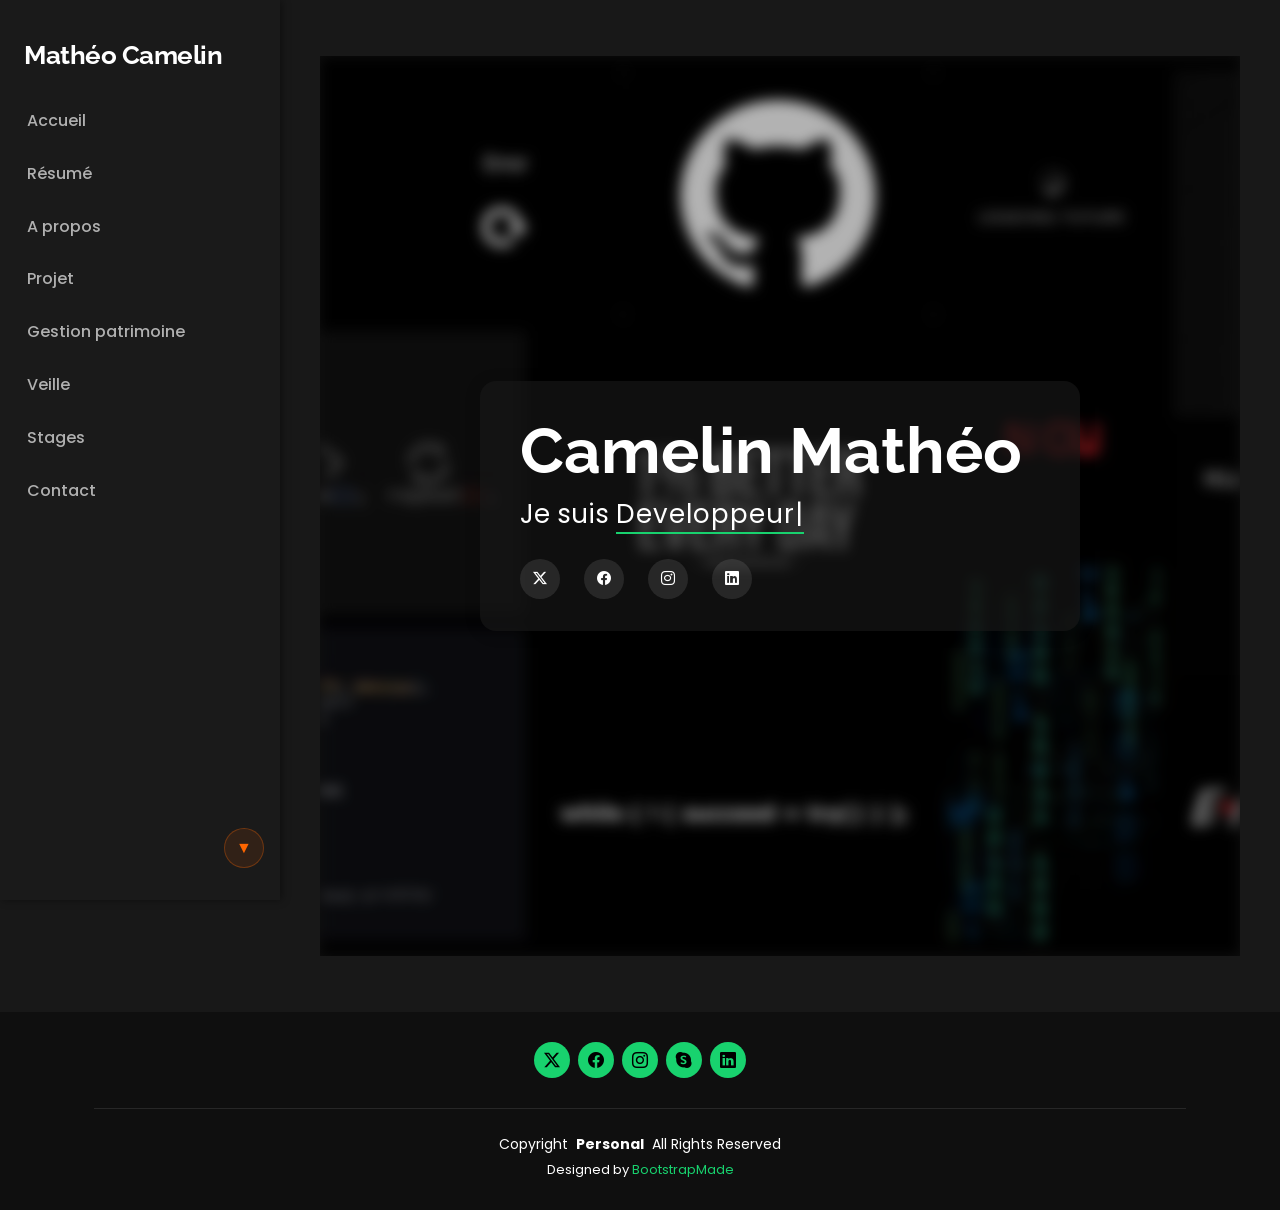
<file: index.html>
<!DOCTYPE html>
<html lang="en">

<head>
  <meta charset="utf-8">
  <meta content="width=device-width, initial-scale=1.0" name="viewport">
  <title>Index - Personal Bootstrap Template</title>
  <meta name="description" content="">
  <meta name="keywords" content="">

  <!-- Favicons -->
  <link href="assets/img/favicon.png" rel="icon">
  <link href="assets/img/apple-touch-icon.png" rel="apple-touch-icon">

  <!-- Fonts -->
  <link href="https://fonts.googleapis.com" rel="preconnect">
  <link href="https://fonts.gstatic.com" rel="preconnect" crossorigin>
  <link href="https://fonts.googleapis.com/css2?family=Roboto:ital,wght@0,100;0,300;0,400;0,500;0,700;0,900;1,100;1,300;1,400;1,500;1,700;1,900&family=Poppins:ital,wght@0,100;0,200;0,300;0,400;0,500;0,600;0,700;0,800;0,900;1,100;1,200;1,300;1,400;1,500;1,600;1,700;1,800;1,900&family=Raleway:ital,wght@0,100;0,200;0,300;0,400;0,500;0,600;0,700;0,800;0,900;1,100;1,200;1,300;1,400;1,500;1,600;1,700;1,800;1,900&display=swap" rel="stylesheet">

  <!-- Vendor CSS Files -->
  <link href="assets/vendor/bootstrap/css/bootstrap.min.css" rel="stylesheet">
  <link href="assets/vendor/bootstrap-icons/bootstrap-icons.css" rel="stylesheet">
  <link href="assets/vendor/aos/aos.css" rel="stylesheet">
  <link href="assets/vendor/swiper/swiper-bundle.min.css" rel="stylesheet">
  <link href="assets/vendor/glightbox/css/glightbox.min.css" rel="stylesheet">

  <!-- Main CSS File -->
  <link href="assets/css/main.css" rel="stylesheet">
  <!-- Sidebar Responsive CSS -->
  <link href="assets/css/sidebar-responsive.css" rel="stylesheet">

  <!-- =======================================================
  * Template Name: Personal
  * Template URL: https://bootstrapmade.com/personal-free-resume-bootstrap-template/
  * Updated: Mar 05 2025 with Bootstrap v5.3.3
  * Author: BootstrapMade.com
  * License: https://bootstrapmade.com/license/
  ======================================================== -->
</head>

<body class="index-page">

  <aside id="sidebar" class="sidebar">
    <div class="sidebar-logo">
      <a href="index.html"><h1 class="sitename">Mathéo Camelin</h1></a>
    </div>
    <nav class="sidebar-nav">
      <ul>
        <li><a href="index.html">Accueil</a></li>
        <li><a href="resume.html">Résumé</a></li>
        <li><a href="about.html">A propos</a></li>
        <li><a href="projet.html">Projet</a></li>
        <li><a href="GP.html">Gestion patrimoine</a></li>
        <li><a href="#" class="has-submenu">Veille</a>
          <ul class="submenu">
            <li><a href="veille-t.html">Veille technologique</a></li>
            <li><a href="veille-J.html">Veille juridique</a></li>
          </ul>
        </li>
        <li><a href="Stage.html">Stages</a></li>
        <li><a href="contact.html">Contact</a></li>
      </ul>
    </nav>
    <button class="sidebar-toggle" aria-label="Ouvrir/Fermer le menu"><span>&#9660;</span></button>
  </aside>

  <!-- Open Sidebar Button (Mobile/Tablet) -->
  <button id="open-sidebar" aria-label="Ouvrir le menu">☰</button>

  <script>
    // Menu déroulant pour la veille
    document.addEventListener('DOMContentLoaded', function() {
      document.querySelectorAll('.has-submenu').forEach(function(el) {
        el.addEventListener('click', function(e) {
          e.preventDefault();
          this.parentElement.classList.toggle('open');
        });
      });
      // Toggle sidebar (mobile)
      const sidebar = document.getElementById('sidebar');
      const toggleBtn = document.querySelector('.sidebar-toggle');
      const openSidebarBtn = document.getElementById('open-sidebar');
      function updateSidebarBtn() {
        if (sidebar.classList.contains('sidebar-closed')) {
          openSidebarBtn.style.display = 'block';
        } else {
          openSidebarBtn.style.display = 'none';
        }
      }
      if (toggleBtn) {
        toggleBtn.addEventListener('click', function() {
          sidebar.classList.toggle('sidebar-closed');
          document.querySelector('main.main').style.marginLeft = sidebar.classList.contains('sidebar-closed') ? '0' : '260px';
          updateSidebarBtn();
        });
      }
      if (openSidebarBtn) {
        openSidebarBtn.addEventListener('click', function() {
          sidebar.classList.remove('sidebar-closed');
          document.querySelector('main.main').style.marginLeft = '260px';
          updateSidebarBtn();
        });
      }
      updateSidebarBtn();
    });
  </script>

  <main class="main">

    <!-- Hero Section -->
    <section id="hero" class="hero section dark-background">

  <!-- Background image appliqué en CSS -->
  <style>
    #hero.hero.section {
      position: relative;
      min-height: 100vh;
      display: flex;
      align-items: center;
      overflow: hidden;
    }
    #hero.hero.section::before {
      content: '';
      position: absolute;
      top: 0; left: 0; right: 0; bottom: 0;
      background: url('assets/img/hero-bg.jpg') no-repeat center center;
      background-size: cover;
      filter: blur(7px) brightness(0.7);
      z-index: 1;
    }
    #hero .container {
      position: relative;
      z-index: 2;
      background: rgba(24,24,24,0.65);
      border-radius: 16px;
      padding: 2rem 2.5rem;
      max-width: 600px;
      margin: 0 auto;
      box-shadow: 0 2px 16px 0 rgba(0,0,0,0.18);
    }
    @media (max-width: 600px) {
      #hero.hero.section {
        min-height: 60vh;
        padding: 2rem 0;
      }
      #hero .container {
        padding: 1rem 0.5rem;
      }
    }
  </style>

      <div class="container" data-aos="zoom-out" data-aos-delay="100">
        <h2>Camelin Mathéo</h2>
        <p>Je suis <span class="typed" data-typed-items="Developpeur , Passionné de Tech"></span><span class="typed-cursor typed-cursor--blink"></span></p>
        <div class="social-links">
          <a href="#"><i class="bi bi-twitter-x"></i></a>
          <a href="#"><i class="bi bi-facebook"></i></a>
          <a href="#"><i class="bi bi-instagram"></i></a>
          <a href="#"><i class="bi bi-linkedin"></i></a>
        </div>
      </div>

    </section><!-- /Hero Section -->

  </main>

  <footer id="footer" class="footer dark-background">
    <div class="container">
      <div class="social-links d-flex justify-content-center">
        <a href=""><i class="bi bi-twitter-x"></i></a>
        <a href=""><i class="bi bi-facebook"></i></a>
        <a href=""><i class="bi bi-instagram"></i></a>
        <a href=""><i class="bi bi-skype"></i></a>
        <a href=""><i class="bi bi-linkedin"></i></a>
      </div>
      <div class="container">
        <div class="copyright">
          <span>Copyright</span> <strong class="px-1 sitename">Personal</strong> <span>All Rights Reserved</span>
        </div>
        <div class="credits">
          <!-- All the links in the footer should remain intact. -->
          <!-- You can delete the links only if you've purchased the pro version. -->
          <!-- Licensing information: https://bootstrapmade.com/license/ -->
          <!-- Purchase the pro version with working PHP/AJAX contact form: [buy-url] -->
          Designed by <a href="https://bootstrapmade.com/">BootstrapMade</a>
        </div>
      </div>
    </div>
  </footer>

  <!-- Scroll Top -->
  <a href="#" id="scroll-top" class="scroll-top d-flex align-items-center justify-content-center"><i class="bi bi-arrow-up-short"></i></a>

  <!-- Preloader -->
  <div id="preloader"></div>

  <!-- Vendor JS Files -->
  <script src="assets/vendor/bootstrap/js/bootstrap.bundle.min.js"></script>
  <script src="assets/vendor/php-email-form/validate.js"></script>
  <script src="assets/vendor/aos/aos.js"></script>
  <script src="assets/vendor/typed.js/typed.umd.js"></script>
  <script src="assets/vendor/purecounter/purecounter_vanilla.js"></script>
  <script src="assets/vendor/waypoints/noframework.waypoints.js"></script>
  <script src="assets/vendor/swiper/swiper-bundle.min.js"></script>
  <script src="assets/vendor/glightbox/js/glightbox.min.js"></script>
  <script src="assets/vendor/imagesloaded/imagesloaded.pkgd.min.js"></script>
  <script src="assets/vendor/isotope-layout/isotope.pkgd.min.js"></script>

  <!-- Main JS File -->
  <script src="assets/js/main.js"></script>

</body>

</html>
</file>
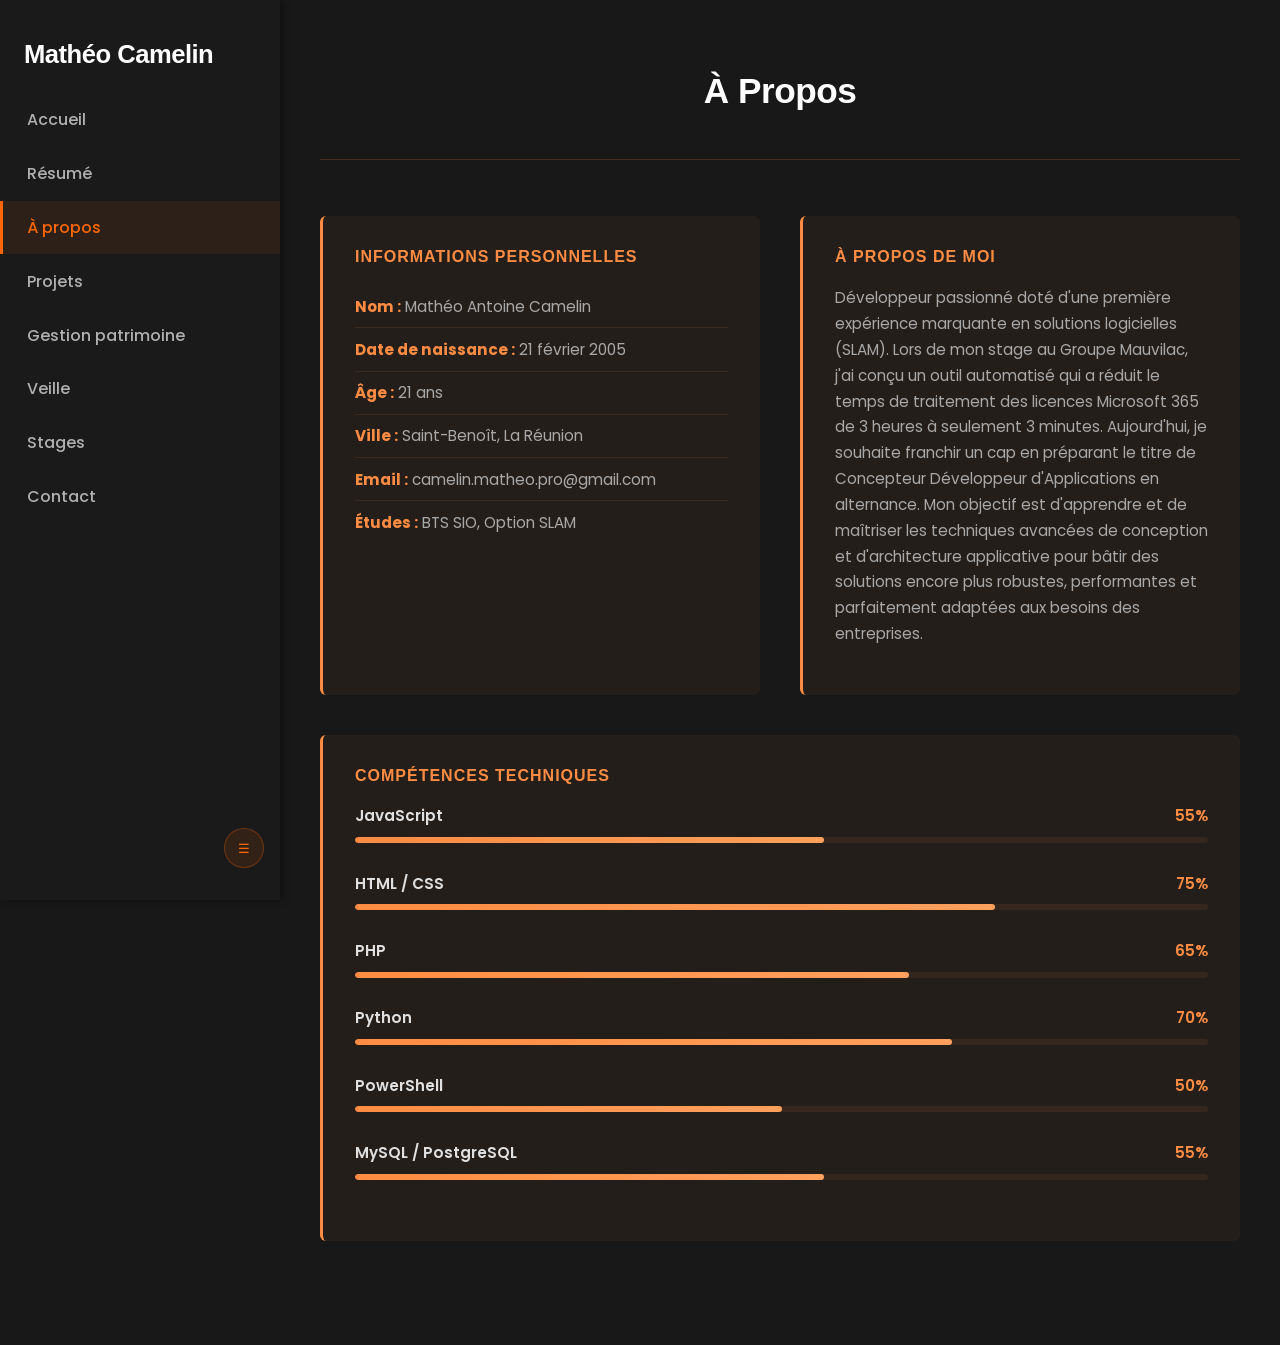
<file: about.html>
<!DOCTYPE html>
<html lang="fr">

<head>
  <meta charset="utf-8">
  <meta content="width=device-width, initial-scale=1.0" name="viewport">
  <title>À propos - Mathéo Camelin</title>
  <meta name="description" content="À propos de Mathéo Camelin">
  <link href="https://fonts.googleapis.com" rel="preconnect">
  <link href="https://fonts.gstatic.com" rel="preconnect" crossorigin>
  <link href="https://fonts.googleapis.com/css2?family=Poppins:ital,wght@0,300;0,400;0,500;0,600;0,700&display=swap" rel="stylesheet">
  <link href="assets/css/main.css" rel="stylesheet">
  <link href="assets/css/sidebar-responsive.css" rel="stylesheet">
  <style>
    .header {
      text-align: center;
      margin-bottom: 3.5rem;
      padding-bottom: 2.5rem;
      border-bottom: 1px solid rgba(255, 140, 66, 0.2);
    }

    .header h1 {
      font-size: 2.2rem;
      margin-bottom: 0.5rem;
      color: #fff;
      font-weight: 700;
      letter-spacing: -0.5px;
    }

    .about-content {
      display: grid;
      grid-template-columns: 1fr 1fr;
      gap: 2.5rem;
      max-width: 1200px;
      margin: 0 auto;
      margin-bottom: 3rem;
    }

    .about-section {
      background: rgba(255, 140, 66, 0.05);
      padding: 2rem;
      border-radius: 6px;
      border-left: 3px solid #ff8c42;
    }

    .about-section h2 {
      color: #ff8c42;
      font-size: 1rem;
      margin-bottom: 1.2rem;
      text-transform: uppercase;
      letter-spacing: 1px;
      font-weight: 700;
    }

    .about-section p {
      color: #a8a8a8;
      line-height: 1.7;
      margin-bottom: 1rem;
      font-size: 0.95rem;
    }

    .about-section ul {
      list-style: none;
      color: #a8a8a8;
    }

    .about-section ul li {
      padding: 0.6rem 0;
      border-bottom: 1px solid rgba(255, 140, 66, 0.1);
      font-size: 0.95rem;
    }

    .about-section ul li:last-child {
      border-bottom: none;
    }

    .about-section strong {
      color: #ff8c42;
    }

    .skills-container {
      grid-column: 1 / -1;
    }

    .progress {
      margin-bottom: 1.8rem;
    }

    .progress-label {
      display: flex;
      justify-content: space-between;
      margin-bottom: 0.6rem;
      font-weight: 600;
      color: #e0e0e0;
      font-size: 0.95rem;
    }

    .progress-bar-wrap {
      background: rgba(255, 140, 66, 0.08);
      border-radius: 4px;
      height: 6px;
      overflow: hidden;
    }

    .progress-bar {
      background: linear-gradient(90deg, #ff8c42 0%, #ffa05d 100%);
      height: 100%;
      border-radius: 4px;
      transition: width 1s ease-in-out;
    }

    .val {
      color: #ff8c42;
      font-weight: 600;
    }

    @media (max-width: 768px) {
      .about-content {
        grid-template-columns: 1fr;
      }
      .skills-container {
        grid-column: 1;
      }
    }
  </style>
</head>

<body class="about-page">

  <aside id="sidebar" class="sidebar">
    <div class="sidebar-logo">
      <a href="index.html"><h1 class="sitename">Mathéo Camelin</h1></a>
    </div>
    <nav class="sidebar-nav">
      <ul>
        <li><a href="index.html">Accueil</a></li>
        <li><a href="resume.html">Résumé</a></li>
        <li><a href="about.html" class="active">À propos</a></li>
        <li><a href="projet.html">Projets</a></li>
        <li><a href="GP.html">Gestion patrimoine</a></li>
        <li><a href="#" class="has-submenu">Veille</a>
          <ul class="submenu">
            <li><a href="veille-t.html">Technologique</a></li>
            <li><a href="veille-J.html">Juridique</a></li>
          </ul>
        </li>
        <li><a href="Stage.html">Stages</a></li>
        <li><a href="contact.html">Contact</a></li>
      </ul>
    </nav>
    <button class="sidebar-toggle" aria-label="Ouvrir/Fermer le menu">☰</button>
  </aside>

  <button id="open-sidebar">☰</button>

  <main class="main">
    <div class="header">
      <h1>À Propos</h1>
    </div>

    <div class="about-content">
      <div class="about-section">
        <h2>Informations personnelles</h2>
        <ul>
          <li><strong>Nom :</strong> Mathéo Antoine Camelin</li>
          <li><strong>Date de naissance :</strong> 21 février 2005</li>
          <li><strong>Âge :</strong> <span id="ageDisplay">20</span> ans</li>
          <li><strong>Ville :</strong> Saint-Benoît, La Réunion</li>
          <li><strong>Email :</strong> camelin.matheo.pro@gmail.com</li>
          <li><strong>Études :</strong> BTS SIO, Option SLAM</li>
        </ul>
      </div>

      <div class="about-section">
        <h2>À propos de moi</h2>
        <p>
        Développeur passionné doté d'une première expérience marquante en solutions logicielles (SLAM). Lors de mon stage au Groupe Mauvilac, j'ai conçu un outil automatisé qui a réduit le temps de traitement des licences Microsoft 365 de 3 heures à seulement 3 minutes. Aujourd'hui, je souhaite franchir un cap en préparant le titre de Concepteur Développeur d'Applications en alternance. Mon objectif est d'apprendre et de maîtriser les techniques avancées de conception et d'architecture applicative pour bâtir des solutions encore plus robustes, performantes et parfaitement adaptées aux besoins des entreprises.        
      </p>
      </div>

      <div class="skills-container about-section">
        <h2>Compétences techniques</h2>

        <div class="progress">
          <div class="progress-label">
            <span>JavaScript</span>
            <span class="val">55%</span>
          </div>
          <div class="progress-bar-wrap">
            <div class="progress-bar" style="width: 55%;"></div>
          </div>
        </div>

        <div class="progress">
          <div class="progress-label">
            <span>HTML / CSS</span>
            <span class="val">75%</span>
          </div>
          <div class="progress-bar-wrap">
            <div class="progress-bar" style="width: 75%;"></div>
          </div>
        </div>

        <div class="progress">
          <div class="progress-label">
            <span>PHP</span>
            <span class="val">65%</span>
          </div>
          <div class="progress-bar-wrap">
            <div class="progress-bar" style="width: 65%;"></div>
          </div>
        </div>

        <div class="progress">
          <div class="progress-label">
            <span>Python</span>
            <span class="val">70%</span>
          </div>
          <div class="progress-bar-wrap">
            <div class="progress-bar" style="width: 70%;"></div>
          </div>
        </div>

        <div class="progress">
          <div class="progress-label">
            <span>PowerShell</span>
            <span class="val">50%</span>
          </div>
          <div class="progress-bar-wrap">
            <div class="progress-bar" style="width: 50%;"></div>
          </div>
        </div>

        <div class="progress">
          <div class="progress-label">
            <span>MySQL / PostgreSQL</span>
            <span class="val">55%</span>
          </div>
          <div class="progress-bar-wrap">
            <div class="progress-bar" style="width: 55%;"></div>
          </div>
        </div>
      </div>
    </div>
  </main>

  <script>
    document.addEventListener('DOMContentLoaded', function() {
      document.querySelectorAll('.has-submenu').forEach(function(el) {
        el.addEventListener('click', function(e) {
          e.preventDefault();
          this.parentElement.classList.toggle('open');
        });
      });

      const sidebar = document.getElementById('sidebar');
      const toggleBtn = document.querySelector('.sidebar-toggle');
      const openSidebarBtn = document.getElementById('open-sidebar');

      function updateSidebarBtn() {
        openSidebarBtn.style.display = sidebar.classList.contains('sidebar-closed') ? 'block' : 'none';
      }

      if (toggleBtn) {
        toggleBtn.addEventListener('click', function() {
          sidebar.classList.toggle('sidebar-closed');
          document.querySelector('main.main').style.marginLeft = sidebar.classList.contains('sidebar-closed') ? '0' : '260px';
          updateSidebarBtn();
        });
      }

      if (openSidebarBtn) {
        openSidebarBtn.addEventListener('click', function() {
          sidebar.classList.remove('sidebar-closed');
          document.querySelector('main.main').style.marginLeft = '260px';
          updateSidebarBtn();
        });
      }

      updateSidebarBtn();

      function calculateAge() {
        const birthDate = new Date(2005, 1, 21);
        const today = new Date();
        let age = today.getFullYear() - birthDate.getFullYear();
        const monthDiff = today.getMonth() - birthDate.getMonth();
        if (monthDiff < 0 || (monthDiff === 0 && today.getDate() < birthDate.getDate())) {
          age--;
        }
        document.getElementById('ageDisplay').textContent = age;
      }

      calculateAge();
    });
  </script>

</body>

</html>
</file>
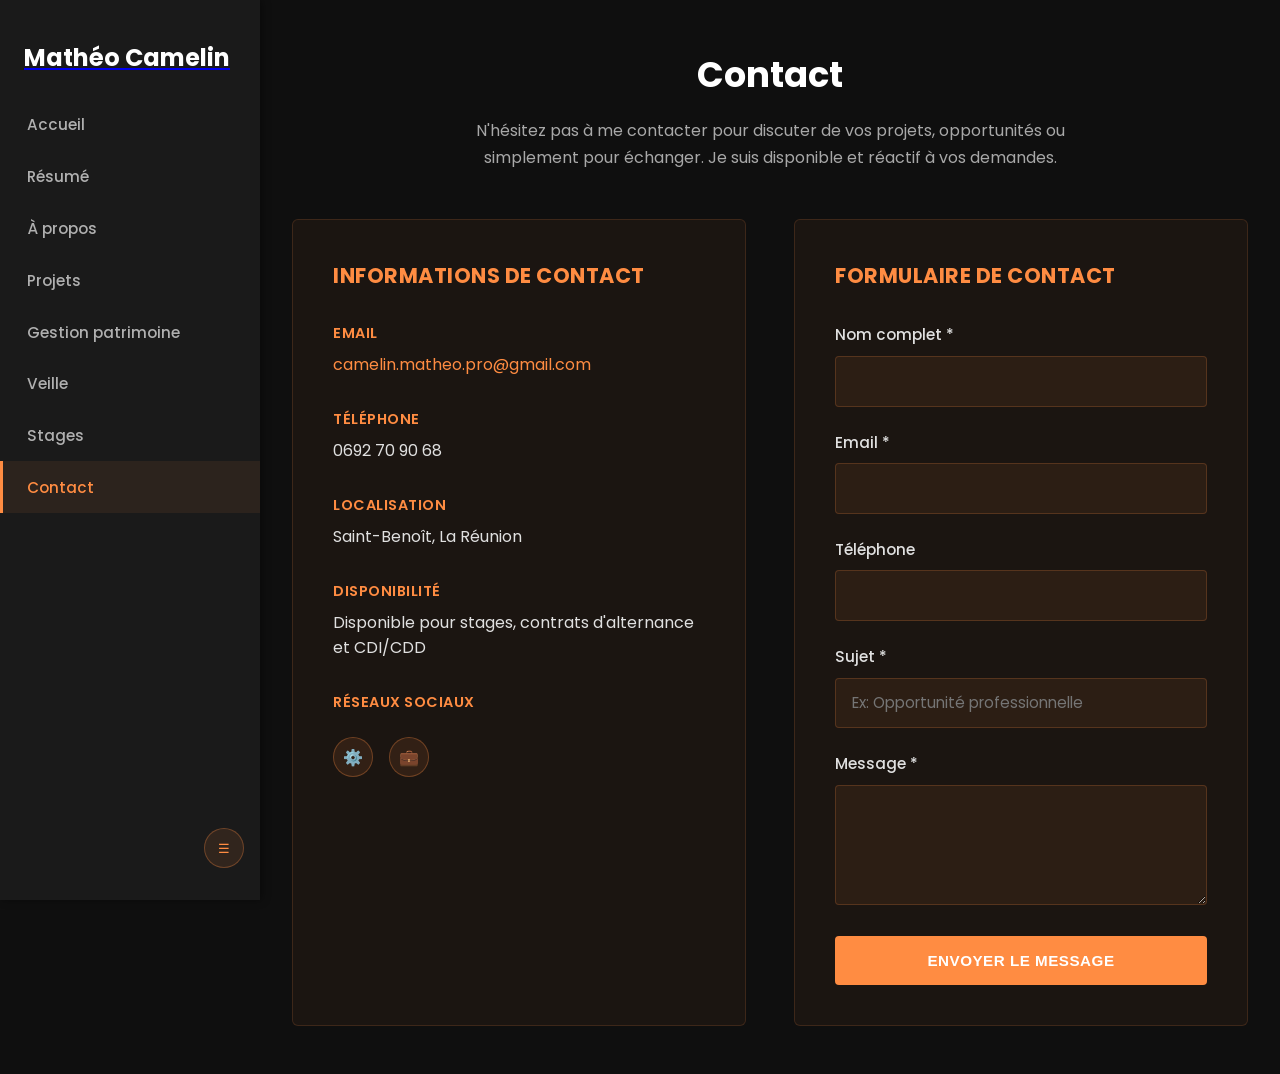
<file: contact.html>
<!DOCTYPE html>
<html lang="fr">

<head>
  <meta charset="utf-8">
  <meta name="viewport" content="width=device-width, initial-scale=1.0">
  <title>Contact - Mathéo Camelin</title>
  <link href="https://fonts.googleapis.com/css2?family=Poppins:wght@300;400;500;600;700&display=swap" rel="stylesheet">
  <style>
    * {
      margin: 0;
      padding: 0;
      box-sizing: border-box;
    }

    body {
      background: #0f0f0f;
      color: #e0e0e0;
      font-family: 'Poppins', sans-serif;
      min-height: 100vh;
    }

    .sidebar {
      position: fixed;
      top: 0;
      left: 0;
      width: 260px;
      height: 100vh;
      background: #1a1a1a;
      display: flex;
      flex-direction: column;
      z-index: 1000;
      transition: transform 0.3s ease;
      box-shadow: 2px 0 8px rgba(0, 0, 0, 0.4);
    }

    .sidebar-logo {
      padding: 2.5rem 1.5rem 1.5rem;
    }

    .sidebar-logo h1 {
      color: #fff;
      font-size: 1.5rem;
      font-weight: 700;
    }

    .sidebar-nav ul {
      list-style: none;
      padding: 0;
      margin: 0;
      flex: 1;
    }

    .sidebar-nav ul li a {
      color: #b0b0b0;
      text-decoration: none;
      font-size: 0.95rem;
      font-weight: 500;
      padding: 0.9rem 1.5rem;
      display: block;
      border-left: 3px solid transparent;
      transition: all 0.2s ease;
    }

    .sidebar-nav ul li a:hover,
    .sidebar-nav ul li a.active {
      color: #ff8c42;
      background: rgba(255, 140, 66, 0.08);
      border-left-color: #ff8c42;
    }

    .sidebar-nav ul li .submenu {
      display: none;
    }

    .sidebar-nav ul li .submenu li a {
      padding-left: 3rem;
      font-size: 0.9rem;
    }

    .sidebar-nav ul li.open > .submenu {
      display: block;
    }

    .sidebar-toggle {
      position: absolute;
      right: 1rem;
      bottom: 2rem;
      background: rgba(255, 140, 66, 0.1);
      color: #ff8c42;
      border: 1px solid rgba(255, 140, 66, 0.3);
      border-radius: 50%;
      width: 40px;
      height: 40px;
      cursor: pointer;
      display: flex;
      align-items: center;
      justify-content: center;
      transition: all 0.2s ease;
    }

    @media (max-width: 900px) {
      .sidebar {
        width: 100vw;
        height: auto;
        flex-direction: row;
        box-shadow: 0 2px 8px rgba(0, 0, 0, 0.3);
      }
    }

    main.main {
      margin-left: 260px;
      padding: 3rem 2rem;
      transition: margin-left 0.3s ease;
    }

    @media (max-width: 900px) {
      main.main {
        margin-left: 0;
        margin-top: 70px;
        padding: 2rem 1.5rem;
      }
    }

    .header {
      margin-bottom: 3rem;
      text-align: center;
    }

    .header h1 {
      font-size: 2.2rem;
      margin-bottom: 1rem;
      color: #fff;
      font-weight: 700;
    }

    .header p {
      color: #a8a8a8;
      font-size: 1rem;
      line-height: 1.7;
      max-width: 600px;
      margin: 0 auto;
    }

    .contact-container {
      display: grid;
      grid-template-columns: 1fr 1fr;
      gap: 3rem;
      max-width: 1100px;
      margin: 0 auto;
    }

    .contact-info {
      background: rgba(255, 140, 66, 0.05);
      border: 1px solid rgba(255, 140, 66, 0.15);
      border-radius: 6px;
      padding: 2.5rem;
    }

    .contact-info h2 {
      color: #ff8c42;
      font-size: 1.3rem;
      margin-bottom: 2rem;
      font-weight: 700;
      text-transform: uppercase;
      letter-spacing: 0.5px;
    }

    .info-item {
      margin-bottom: 2rem;
    }

    .info-item:last-child {
      margin-bottom: 0;
    }

    .info-label {
      color: #ff8c42;
      font-size: 0.9rem;
      font-weight: 600;
      text-transform: uppercase;
      letter-spacing: 0.5px;
      margin-bottom: 0.5rem;
    }

    .info-value {
      color: #e0e0e0;
      font-size: 1rem;
      word-break: break-word;
    }

    .info-value a {
      color: #ff8c42;
      text-decoration: none;
      transition: all 0.2s ease;
    }

    .info-value a:hover {
      color: #ffa05d;
      text-decoration: underline;
    }

    .social-links {
      display: flex;
      gap: 1rem;
      margin-top: 1.5rem;
    }

    .social-link {
      display: inline-flex;
      align-items: center;
      justify-content: center;
      width: 40px;
      height: 40px;
      background: rgba(255, 140, 66, 0.1);
      border: 1px solid rgba(255, 140, 66, 0.3);
      border-radius: 50%;
      color: #ff8c42;
      text-decoration: none;
      transition: all 0.2s ease;
      font-size: 1rem;
    }

    .social-link:hover {
      background: rgba(255, 140, 66, 0.2);
      border-color: #ff8c42;
    }

    .contact-form {
      background: rgba(255, 140, 66, 0.05);
      border: 1px solid rgba(255, 140, 66, 0.15);
      border-radius: 6px;
      padding: 2.5rem;
    }

    .contact-form h2 {
      color: #ff8c42;
      font-size: 1.3rem;
      margin-bottom: 2rem;
      font-weight: 700;
      text-transform: uppercase;
      letter-spacing: 0.5px;
    }

    .form-group {
      margin-bottom: 1.5rem;
    }

    .form-group label {
      display: block;
      color: #e0e0e0;
      font-size: 0.95rem;
      font-weight: 500;
      margin-bottom: 0.6rem;
    }

    .form-group input,
    .form-group textarea {
      width: 100%;
      background: rgba(255, 140, 66, 0.08);
      border: 1px solid rgba(255, 140, 66, 0.2);
      border-radius: 4px;
      padding: 0.8rem 1rem;
      color: #e0e0e0;
      font-family: 'Poppins', sans-serif;
      font-size: 0.95rem;
      transition: all 0.2s ease;
    }

    .form-group input:focus,
    .form-group textarea:focus {
      outline: none;
      border-color: #ff8c42;
      background: rgba(255, 140, 66, 0.12);
      box-shadow: 0 0 0 3px rgba(255, 140, 66, 0.1);
    }

    .form-group textarea {
      resize: vertical;
      min-height: 120px;
    }

    .submit-btn {
      background: #ff8c42;
      color: #fff;
      padding: 1rem 2rem;
      border: none;
      border-radius: 4px;
      font-size: 0.95rem;
      font-weight: 600;
      cursor: pointer;
      transition: all 0.2s ease;
      width: 100%;
      text-transform: uppercase;
      letter-spacing: 0.5px;
    }

    .submit-btn:hover {
      background: #ffa05d;
      transform: translateY(-2px);
      box-shadow: 0 4px 12px rgba(255, 140, 66, 0.3);
    }

    .submit-btn:active {
      transform: translateY(0);
    }

    @media (max-width: 768px) {
      .contact-container {
        grid-template-columns: 1fr;
      }

      .header h1 {
        font-size: 1.8rem;
      }
    }

    #open-sidebar {
      position: fixed;
      top: 24px;
      left: 24px;
      z-index: 1100;
      background: #ff8c42;
      color: #fff;
      border: none;
      border-radius: 50%;
      width: 44px;
      height: 44px;
      cursor: pointer;
      display: none;
    }
  </style>
</head>

<body>

  <aside id="sidebar" class="sidebar">
    <div class="sidebar-logo">
      <a href="index.html"><h1 class="sitename">Mathéo Camelin</h1></a>
    </div>
    <nav class="sidebar-nav">
      <ul>
        <li><a href="index.html">Accueil</a></li>
        <li><a href="resume.html">Résumé</a></li>
        <li><a href="about.html">À propos</a></li>
        <li><a href="projet.html">Projets</a></li>
        <li><a href="GP.html">Gestion patrimoine</a></li>
        <li><a href="#" class="has-submenu">Veille</a>
          <ul class="submenu">
            <li><a href="veille-t.html">Technologique</a></li>
            <li><a href="veille-J.html">Juridique</a></li>
          </ul>
        </li>
        <li><a href="Stage.html">Stages</a></li>
        <li><a href="contact.html" class="active">Contact</a></li>
      </ul>
    </nav>
    <button class="sidebar-toggle">☰</button>
  </aside>

  <button id="open-sidebar">☰</button>

  <main class="main">
    <div class="header">
      <h1>Contact</h1>
      <p>N'hésitez pas à me contacter pour discuter de vos projets, opportunités ou simplement pour échanger. Je suis disponible et réactif à vos demandes.</p>
    </div>

    <div class="contact-container">
      <div class="contact-info">
        <h2>Informations de contact</h2>

        <div class="info-item">
          <div class="info-label">Email</div>
          <div class="info-value">
            <a href="mailto:camelin.matheo.pro@gmail.com">camelin.matheo.pro@gmail.com</a>
          </div>
        </div>

        <div class="info-item">
          <div class="info-label">Téléphone</div>
          <div class="info-value">0692 70 90 68</div>
        </div>

        <div class="info-item">
          <div class="info-label">Localisation</div>
          <div class="info-value">Saint-Benoît, La Réunion</div>
        </div>

        <div class="info-item">
          <div class="info-label">Disponibilité</div>
          <div class="info-value">Disponible pour stages, contrats d'alternance et CDI/CDD</div>
        </div>

        <div class="info-item">
          <div class="info-label">Réseaux sociaux</div>
          <div class="social-links">
            <a href="https://github.com" class="social-link" target="_blank" title="GitHub">
              <span>⚙️</span>
            </a>
            <a href="https://linkedin.com" class="social-link" target="_blank" title="LinkedIn">
              <span>💼</span>
            </a>
          </div>
        </div>
      </div>

      <div class="contact-form">
        <h2>Formulaire de contact</h2>
        <form id="contactForm" method="POST" action="https://formspree.io/f/maqzbboa">
          <div class="form-group">
            <label for="name">Nom complet *</label>
            <input type="text" id="name" name="name" required>
          </div>

          <div class="form-group">
            <label for="email">Email *</label>
            <input type="email" id="email" name="email" required>
          </div>

          <div class="form-group">
            <label for="phone">Téléphone</label>
            <input type="tel" id="phone" name="phone">
          </div>

          <div class="form-group">
            <label for="subject">Sujet *</label>
            <input type="text" id="subject" name="subject" placeholder="Ex: Opportunité professionnelle" required>
          </div>

          <div class="form-group">
            <label for="message">Message *</label>
            <textarea id="message" name="message" required></textarea>
          </div>

          <button type="submit" class="submit-btn">Envoyer le message</button>
        </form>
      </div>
    </div>
  </main>

  <script>
    document.addEventListener('DOMContentLoaded', function() {
      document.querySelectorAll('.has-submenu').forEach(function(el) {
        el.addEventListener('click', function(e) {
          e.preventDefault();
          this.parentElement.classList.toggle('open');
        });
      });

      const sidebar = document.getElementById('sidebar');
      const toggleBtn = document.querySelector('.sidebar-toggle');
      const openSidebarBtn = document.getElementById('open-sidebar');

      if (toggleBtn) {
        toggleBtn.addEventListener('click', function() {
          sidebar.classList.toggle('sidebar-closed');
          document.querySelector('main.main').style.marginLeft = sidebar.classList.contains('sidebar-closed') ? '0' : '260px';
        });
      }

      if (openSidebarBtn) {
        openSidebarBtn.addEventListener('click', function() {
          sidebar.classList.remove('sidebar-closed');
          document.querySelector('main.main').style.marginLeft = '260px';
        });
      }

    });
  </script>

</body>

</html>
</file>
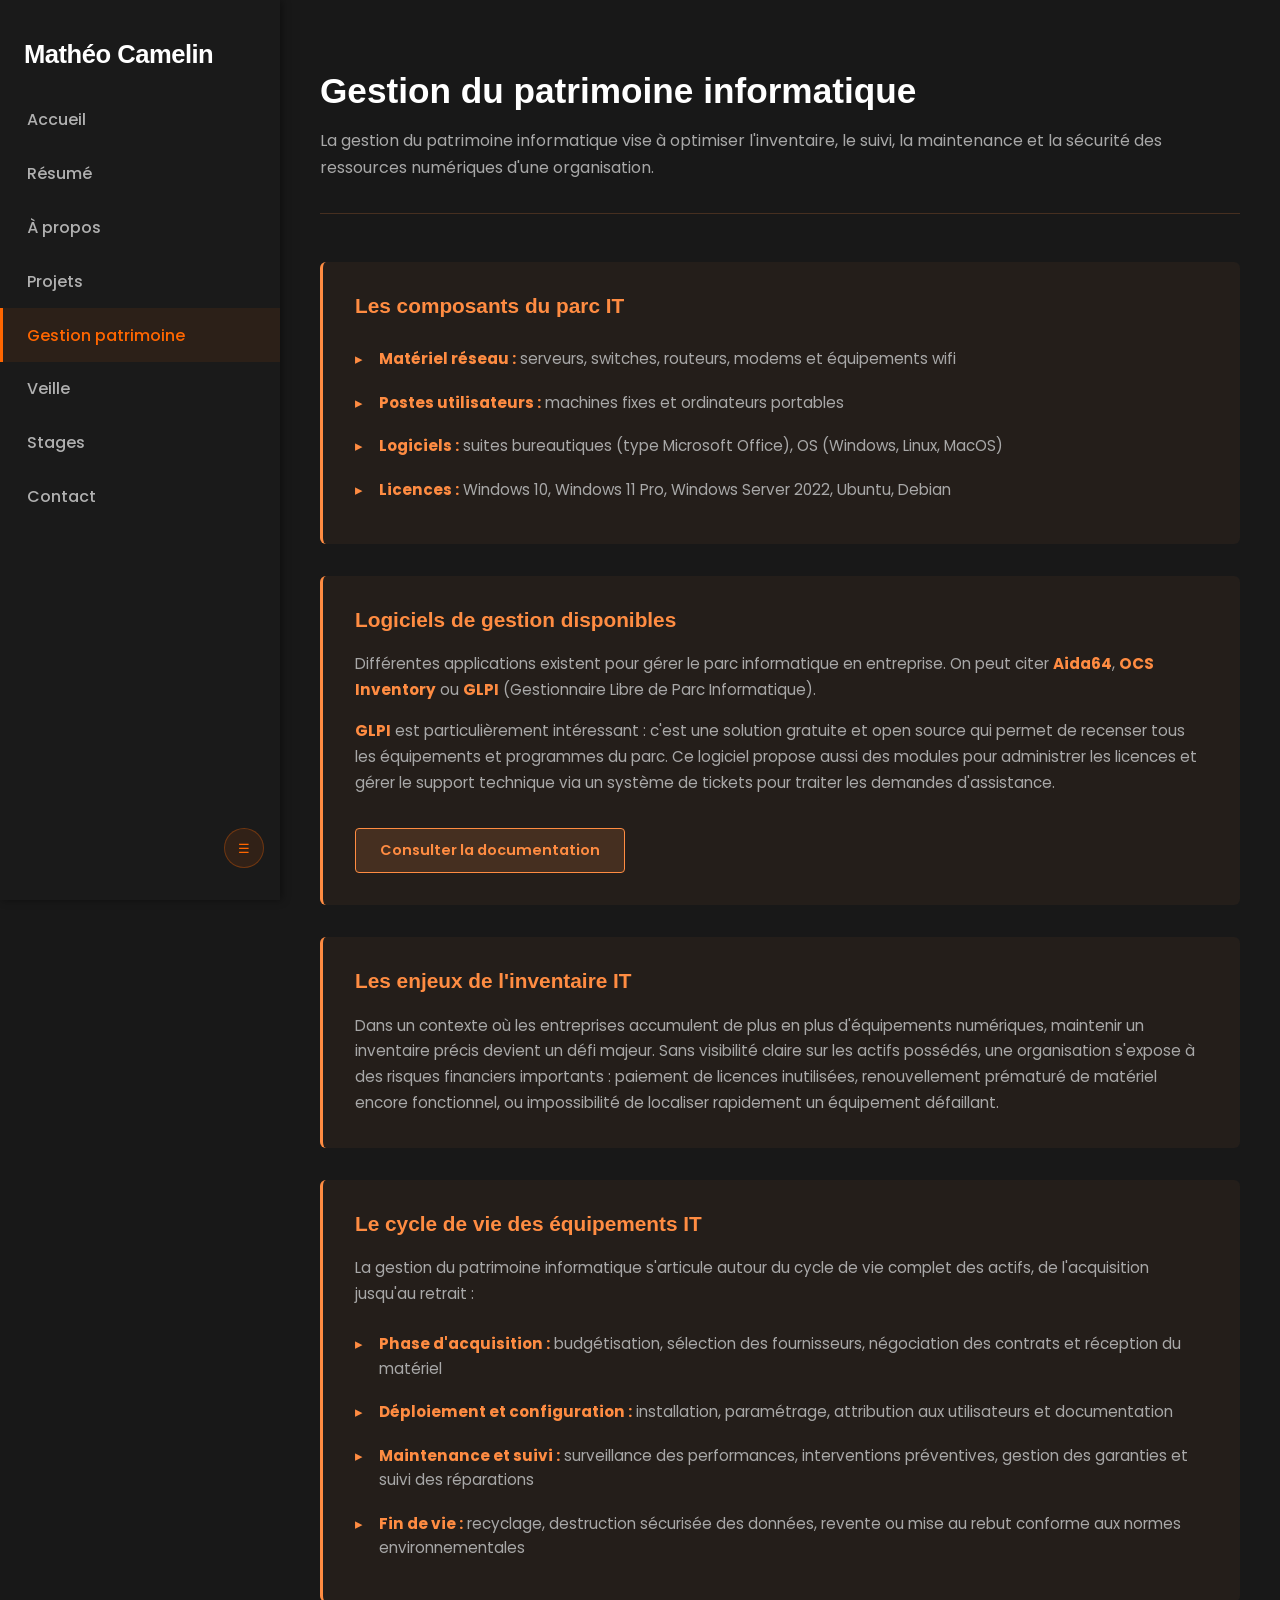
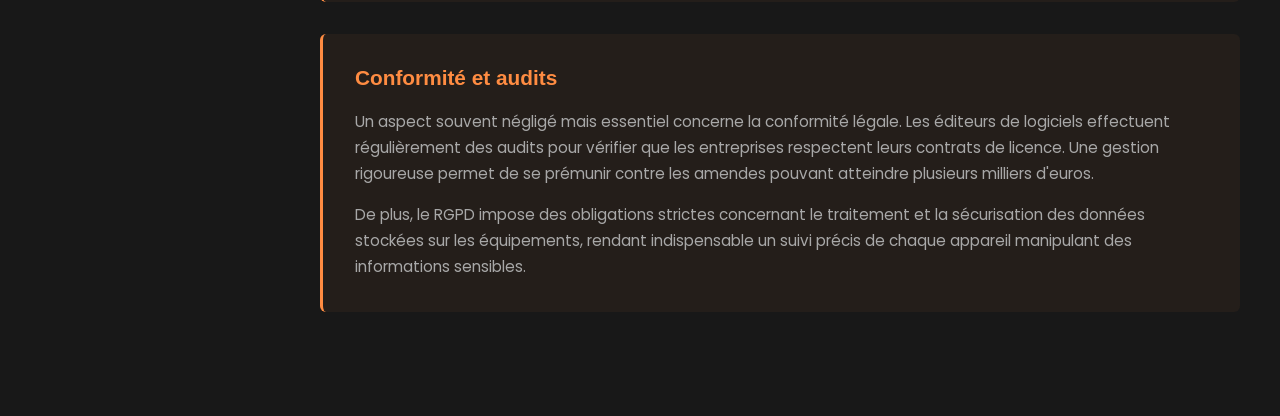
<file: GP.html>
<!DOCTYPE html>
<html lang="fr">

<head>
  <meta charset="utf-8">
  <meta name="viewport" content="width=device-width, initial-scale=1.0">
  <title>Gestion du patrimoine informatique - Mathéo Camelin</title>
  <link href="https://fonts.googleapis.com/css2?family=Poppins:wght@300;400;500;600;700&display=swap" rel="stylesheet">
  <link href="assets/css/main.css" rel="stylesheet">
  <link href="assets/css/sidebar-responsive.css" rel="stylesheet">
  <style>
    .header {
      margin-bottom: 3rem;
      padding-bottom: 2rem;
      border-bottom: 1px solid rgba(255, 140, 66, 0.2);
    }

    .header h1 {
      font-size: 2.2rem;
      margin-bottom: 1rem;
      color: #fff;
      font-weight: 700;
    }

    .header p {
      color: #a8a8a8;
      font-size: 1rem;
      line-height: 1.7;
    }

    .content-section {
      max-width: 1000px;
      margin: 0 auto;
      margin-bottom: 3rem;
    }

    .section-box {
      background: rgba(255, 140, 66, 0.05);
      border-left: 3px solid #ff8c42;
      padding: 2rem;
      border-radius: 6px;
      margin-bottom: 2rem;
    }

    .section-box h2 {
      color: #ff8c42;
      font-size: 1.3rem;
      margin-bottom: 1.2rem;
      font-weight: 700;
    }

    .section-box p {
      color: #a8a8a8;
      font-size: 0.95rem;
      line-height: 1.7;
      margin-bottom: 1rem;
    }

    .section-box p:last-child {
      margin-bottom: 0;
    }

    .section-box ul {
      list-style: none;
      padding-left: 0;
    }

    .section-box ul li {
      color: #a8a8a8;
      font-size: 0.95rem;
      padding: 0.6rem 0 0.6rem 1.5rem;
      position: relative;
      line-height: 1.6;
    }

    .section-box ul li:before {
      content: "▸";
      position: absolute;
      left: 0;
      color: #ff8c42;
    }

    .section-box strong {
      color: #ff8c42;
    }

    .doc-link {
      display: inline-block;
      background: rgba(255, 140, 66, 0.15);
      color: #ff8c42;
      padding: 0.7rem 1.5rem;
      border: 1px solid #ff8c42;
      border-radius: 4px;
      text-decoration: none;
      font-size: 0.9rem;
      font-weight: 600;
      transition: all 0.2s ease;
      margin-top: 1rem;
    }

    .doc-link:hover {
      background: rgba(255, 140, 66, 0.25);
    }
  </style>
</head>

<body>

  <aside id="sidebar" class="sidebar">
    <div class="sidebar-logo">
      <a href="index.html"><h1 class="sitename">Mathéo Camelin</h1></a>
    </div>
    <nav class="sidebar-nav">
      <ul>
        <li><a href="index.html">Accueil</a></li>
        <li><a href="resume.html">Résumé</a></li>
        <li><a href="about.html">À propos</a></li>
        <li><a href="projet.html">Projets</a></li>
        <li><a href="GP.html" class="active">Gestion patrimoine</a></li>
        <li><a href="#" class="has-submenu">Veille</a>
          <ul class="submenu">
            <li><a href="veille-t.html">Technologique</a></li>
            <li><a href="veille-J.html">Juridique</a></li>
          </ul>
        </li>
        <li><a href="Stage.html">Stages</a></li>
        <li><a href="contact.html">Contact</a></li>
      </ul>
    </nav>
    <button class="sidebar-toggle">☰</button>
  </aside>

  <button id="open-sidebar">☰</button>

  <main class="main">
    <div class="header">
      <h1>Gestion du patrimoine informatique</h1>
      <p>La gestion du patrimoine informatique vise à optimiser l'inventaire, le suivi, la maintenance et la sécurité des ressources numériques d'une organisation.</p>
    </div>

    <div class="content-section">
      <div class="section-box">
        <h2>Les composants du parc IT</h2>
        <ul>
          <li><strong>Matériel réseau :</strong> serveurs, switches, routeurs, modems et équipements wifi</li>
          <li><strong>Postes utilisateurs :</strong> machines fixes et ordinateurs portables</li>
          <li><strong>Logiciels :</strong> suites bureautiques (type Microsoft Office), OS (Windows, Linux, MacOS)</li>
          <li><strong>Licences :</strong> Windows 10, Windows 11 Pro, Windows Server 2022, Ubuntu, Debian</li>
        </ul>
      </div>

      <div class="section-box">
        <h2>Logiciels de gestion disponibles</h2>
        <p>
          Différentes applications existent pour gérer le parc informatique en entreprise. On peut citer <strong>Aida64</strong>, <strong>OCS Inventory</strong> ou <strong>GLPI</strong> (Gestionnaire Libre de Parc Informatique).
        </p>
        <p>
          <strong>GLPI</strong> est particulièrement intéressant : c'est une solution gratuite et open source qui permet de recenser tous les équipements et programmes du parc. Ce logiciel propose aussi des modules pour administrer les licences et gérer le support technique via un système de tickets pour traiter les demandes d'assistance.
        </p>
        <a href="assets/documents/Glpi.pdf" class="doc-link" target="_blank">Consulter la documentation</a>
      </div>

      <div class="section-box">
        <h2>Les enjeux de l'inventaire IT</h2>
        <p>
          Dans un contexte où les entreprises accumulent de plus en plus d'équipements numériques, maintenir un inventaire précis devient un défi majeur. Sans visibilité claire sur les actifs possédés, une organisation s'expose à des risques financiers importants : paiement de licences inutilisées, renouvellement prématuré de matériel encore fonctionnel, ou impossibilité de localiser rapidement un équipement défaillant.
        </p>
      </div>

      <div class="section-box">
        <h2>Le cycle de vie des équipements IT</h2>
        <p>La gestion du patrimoine informatique s'articule autour du cycle de vie complet des actifs, de l'acquisition jusqu'au retrait :</p>
        <ul>
          <li><strong>Phase d'acquisition :</strong> budgétisation, sélection des fournisseurs, négociation des contrats et réception du matériel</li>
          <li><strong>Déploiement et configuration :</strong> installation, paramétrage, attribution aux utilisateurs et documentation</li>
          <li><strong>Maintenance et suivi :</strong> surveillance des performances, interventions préventives, gestion des garanties et suivi des réparations</li>
          <li><strong>Fin de vie :</strong> recyclage, destruction sécurisée des données, revente ou mise au rebut conforme aux normes environnementales</li>
        </ul>
      </div>

      <div class="section-box">
        <h2>Conformité et audits</h2>
        <p>
          Un aspect souvent négligé mais essentiel concerne la conformité légale. Les éditeurs de logiciels effectuent régulièrement des audits pour vérifier que les entreprises respectent leurs contrats de licence. Une gestion rigoureuse permet de se prémunir contre les amendes pouvant atteindre plusieurs milliers d'euros.
        </p>
        <p>
          De plus, le RGPD impose des obligations strictes concernant le traitement et la sécurisation des données stockées sur les équipements, rendant indispensable un suivi précis de chaque appareil manipulant des informations sensibles.
        </p>
      </div>
    </div>
  </main>

  <script>
    document.addEventListener('DOMContentLoaded', function() {
      document.querySelectorAll('.has-submenu').forEach(function(el) {
        el.addEventListener('click', function(e) {
          e.preventDefault();
          this.parentElement.classList.toggle('open');
        });
      });

      const sidebar = document.getElementById('sidebar');
      const toggleBtn = document.querySelector('.sidebar-toggle');
      const openSidebarBtn = document.getElementById('open-sidebar');

      if (toggleBtn) {
        toggleBtn.addEventListener('click', function() {
          sidebar.classList.toggle('sidebar-closed');
          document.querySelector('main.main').style.marginLeft = sidebar.classList.contains('sidebar-closed') ? '0' : '260px';
        });
      }

      if (openSidebarBtn) {
        openSidebarBtn.addEventListener('click', function() {
          sidebar.classList.remove('sidebar-closed');
          document.querySelector('main.main').style.marginLeft = '260px';
        });
      }
    });
  </script>

</body>

</html>
</file>
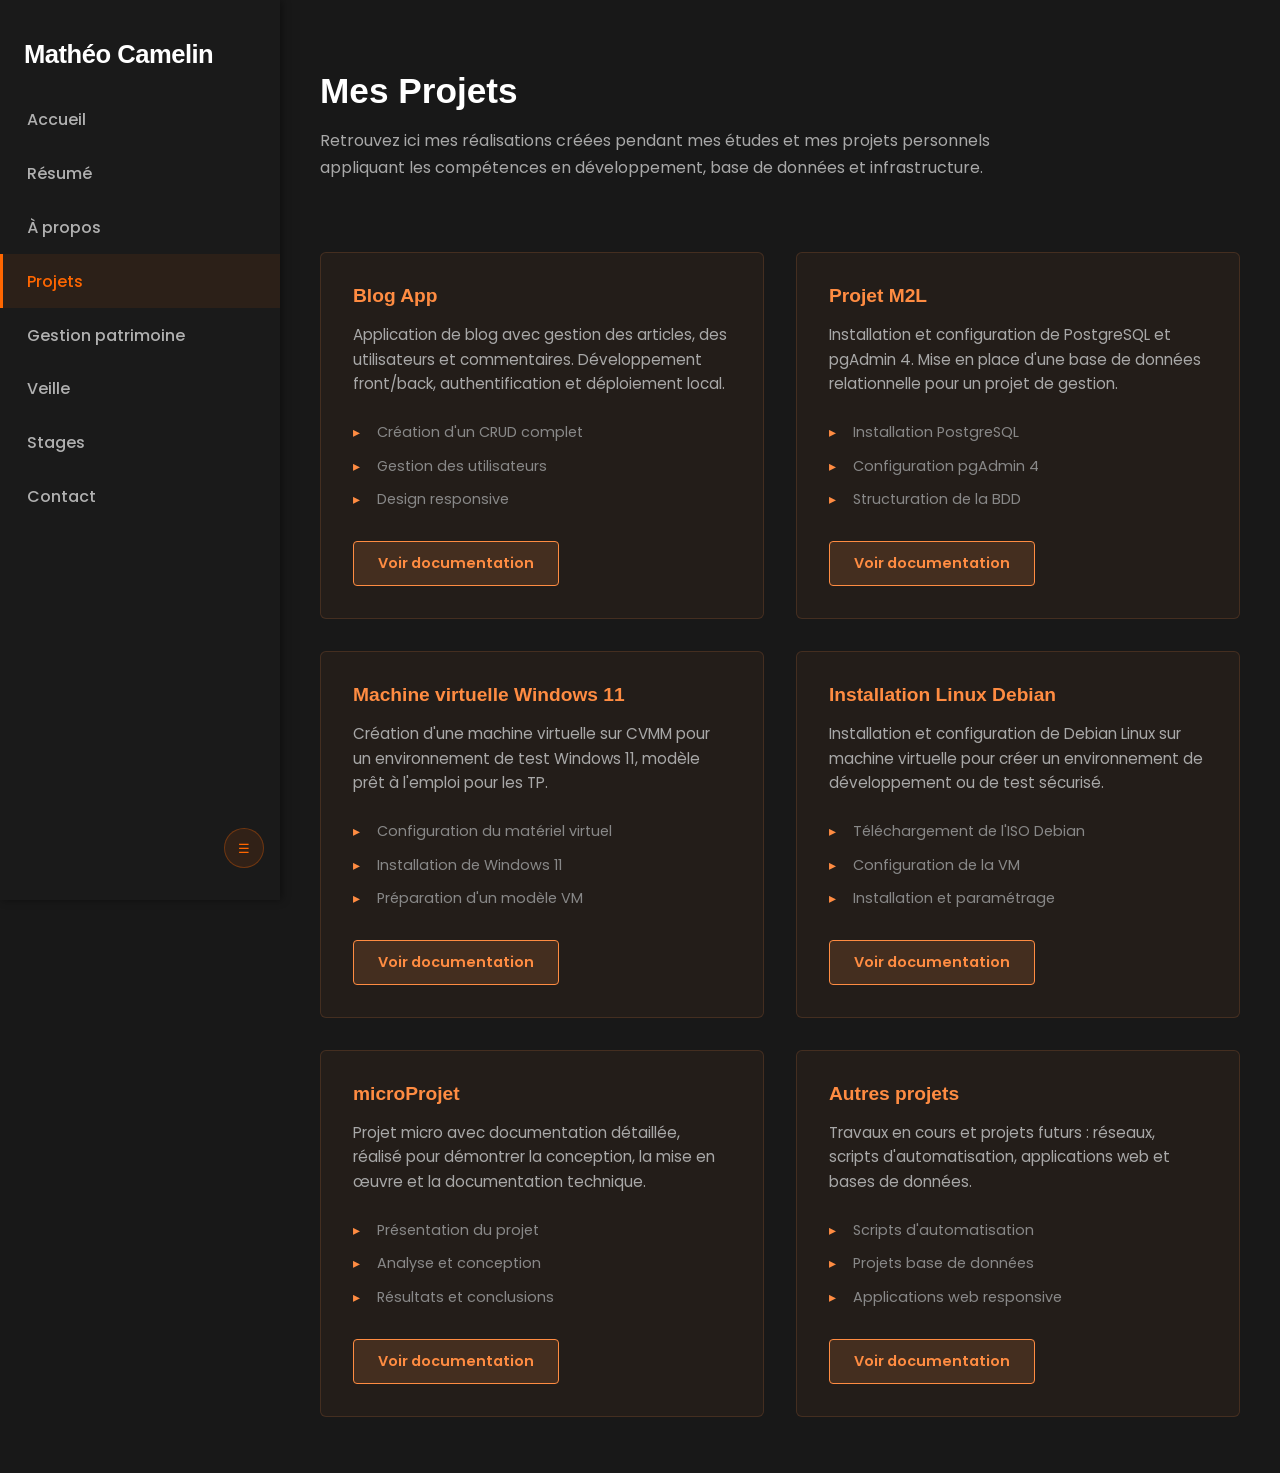
<file: projet.html>
<!DOCTYPE html>
<html lang="fr">

<head>
  <meta charset="utf-8">
  <meta name="viewport" content="width=device-width, initial-scale=1.0">
  <title>Projets - Mathéo Camelin</title>
  <link href="https://fonts.googleapis.com/css2?family=Poppins:wght@300;400;500;600;700&display=swap" rel="stylesheet">
  <link href="assets/css/main.css" rel="stylesheet">
  <link href="assets/css/sidebar-responsive.css" rel="stylesheet">
  <style>
    .header {
      margin-bottom: 3.5rem;
    }

    .header h1 {
      font-size: 2.2rem;
      margin-bottom: 1rem;
      color: #fff;
      font-weight: 700;
    }

    .header p {
      color: #a8a8a8;
      font-size: 1rem;
      line-height: 1.7;
      max-width: 720px;
    }

    .projects-grid {
      display: grid;
      grid-template-columns: repeat(auto-fit, minmax(320px, 1fr));
      gap: 2rem;
      max-width: 1200px;
      margin: 0 auto;
    }

    .project-card {
      background: rgba(255, 140, 66, 0.05);
      border: 1px solid rgba(255, 140, 66, 0.15);
      border-radius: 6px;
      padding: 2rem;
      transition: all 0.3s ease;
    }

    .project-card:hover {
      border-color: #ff8c42;
      box-shadow: 0 8px 24px rgba(255, 140, 66, 0.15);
    }

    .project-card h2 {
      color: #ff8c42;
      font-size: 1.2rem;
      margin-bottom: 1rem;
      font-weight: 700;
    }

    .project-card p {
      color: #a8a8a8;
      font-size: 0.95rem;
      margin-bottom: 1.2rem;
      line-height: 1.6;
    }

    .project-card ul {
      list-style: none;
      margin-bottom: 1.5rem;
    }

    .project-card ul li {
      color: #888;
      font-size: 0.9rem;
      padding: 0.4rem 0 0.4rem 1.5rem;
      position: relative;
    }

    .project-card ul li:before {
      content: "▸";
      position: absolute;
      left: 0;
      color: #ff8c42;
    }

    .project-btn {
      display: inline-block;
      background: rgba(255, 140, 66, 0.15);
      color: #ff8c42;
      padding: 0.7rem 1.5rem;
      border: 1px solid #ff8c42;
      border-radius: 4px;
      text-decoration: none;
      font-size: 0.9rem;
      font-weight: 600;
      transition: all 0.2s ease;
    }

    .project-btn:hover {
      background: rgba(255, 140, 66, 0.25);
    }
  </style>
</head>

<body class="projet-page">

  <aside id="sidebar" class="sidebar">
    <div class="sidebar-logo">
      <a href="index.html"><h1 class="sitename">Mathéo Camelin</h1></a>
    </div>
    <nav class="sidebar-nav">
      <ul>
        <li><a href="index.html">Accueil</a></li>
        <li><a href="resume.html">Résumé</a></li>
        <li><a href="about.html">À propos</a></li>
        <li><a href="projet.html" class="active">Projets</a></li>
        <li><a href="GP.html">Gestion patrimoine</a></li>
        <li><a href="#" class="has-submenu">Veille</a>
          <ul class="submenu">
            <li><a href="veille-t.html">Technologique</a></li>
            <li><a href="veille-J.html">Juridique</a></li>
          </ul>
        </li>
        <li><a href="Stage.html">Stages</a></li>
        <li><a href="contact.html">Contact</a></li>
      </ul>
    </nav>
    <button class="sidebar-toggle">☰</button>
  </aside>

  <button id="open-sidebar">☰</button>

  <main class="main">
    <div class="header">
      <h1>Mes Projets</h1>
      <p>Retrouvez ici mes réalisations créées pendant mes études et mes projets personnels appliquant les compétences en développement, base de données et infrastructure.</p>
    </div>

    <div class="projects-grid">
      <div class="project-card">
        <h2>Blog App</h2>
        <p>Application de blog avec gestion des articles, des utilisateurs et commentaires. Développement front/back, authentification et déploiement local.</p>
        <ul>
          <li>Création d'un CRUD complet</li>
          <li>Gestion des utilisateurs</li>
          <li>Design responsive</li>
        </ul>
        <a class="project-btn" href="assets/documents/blog.pdf" target="_blank">Voir documentation</a>
      </div>

      <div class="project-card">
        <h2>Projet M2L</h2>
        <p>Installation et configuration de PostgreSQL et pgAdmin 4. Mise en place d'une base de données relationnelle pour un projet de gestion.</p>
        <ul>
          <li>Installation PostgreSQL</li>
          <li>Configuration pgAdmin 4</li>
          <li>Structuration de la BDD</li>
        </ul>
        <a class="project-btn" href="#">Voir documentation</a>
      </div>

      <div class="project-card">
        <h2>Machine virtuelle Windows 11</h2>
        <p>Création d'une machine virtuelle sur CVMM pour un environnement de test Windows 11, modèle prêt à l'emploi pour les TP.</p>
        <ul>
          <li>Configuration du matériel virtuel</li>
          <li>Installation de Windows 11</li>
          <li>Préparation d'un modèle VM</li>
        </ul>
        <a class="project-btn" href="assets/documents/w11.pdf" target="_blank">Voir documentation</a>
      </div>

      <div class="project-card">
        <h2>Installation Linux Debian</h2>
        <p>Installation et configuration de Debian Linux sur machine virtuelle pour créer un environnement de développement ou de test sécurisé.</p>
        <ul>
          <li>Téléchargement de l'ISO Debian</li>
          <li>Configuration de la VM</li>
          <li>Installation et paramétrage</li>
        </ul>
        <a class="project-btn" href="assets/documents/Debian.pdf" target="_blank">Voir documentation</a>
      </div>

      <div class="project-card">
        <h2>microProjet</h2>
        <p>Projet micro avec documentation détaillée, réalisé pour démontrer la conception, la mise en œuvre et la documentation technique.</p>
        <ul>
          <li>Présentation du projet</li>
          <li>Analyse et conception</li>
          <li>Résultats et conclusions</li>
        </ul>
        <a class="project-btn" href="assets/documents/APs5.pdf" target="_blank">Voir documentation</a>
      </div>

      <div class="project-card">
        <h2>Autres projets</h2>
        <p>Travaux en cours et projets futurs : réseaux, scripts d'automatisation, applications web et bases de données.</p>
        <ul>
          <li>Scripts d'automatisation</li>
          <li>Projets base de données</li>
          <li>Applications web responsive</li>
        </ul>
        <a class="project-btn" href="assets/documents/autres-projets.pdf" target="_blank">Voir documentation</a>
      </div>
    </div>
  </main>

  <script>
    document.addEventListener('DOMContentLoaded', function() {
      document.querySelectorAll('.has-submenu').forEach(function(el) {
        el.addEventListener('click', function(e) {
          e.preventDefault();
          this.parentElement.classList.toggle('open');
        });
      });

      const sidebar = document.getElementById('sidebar');
      const toggleBtn = document.querySelector('.sidebar-toggle');
      const openSidebarBtn = document.getElementById('open-sidebar');

      if (toggleBtn) {
        toggleBtn.addEventListener('click', function() {
          sidebar.classList.toggle('sidebar-closed');
          document.querySelector('main.main').style.marginLeft = sidebar.classList.contains('sidebar-closed') ? '0' : '260px';
        });
      }

      if (openSidebarBtn) {
        openSidebarBtn.addEventListener('click', function() {
          sidebar.classList.remove('sidebar-closed');
          document.querySelector('main.main').style.marginLeft = '260px';
        });
      }
    });
  </script>

</body>

</html>
</file>
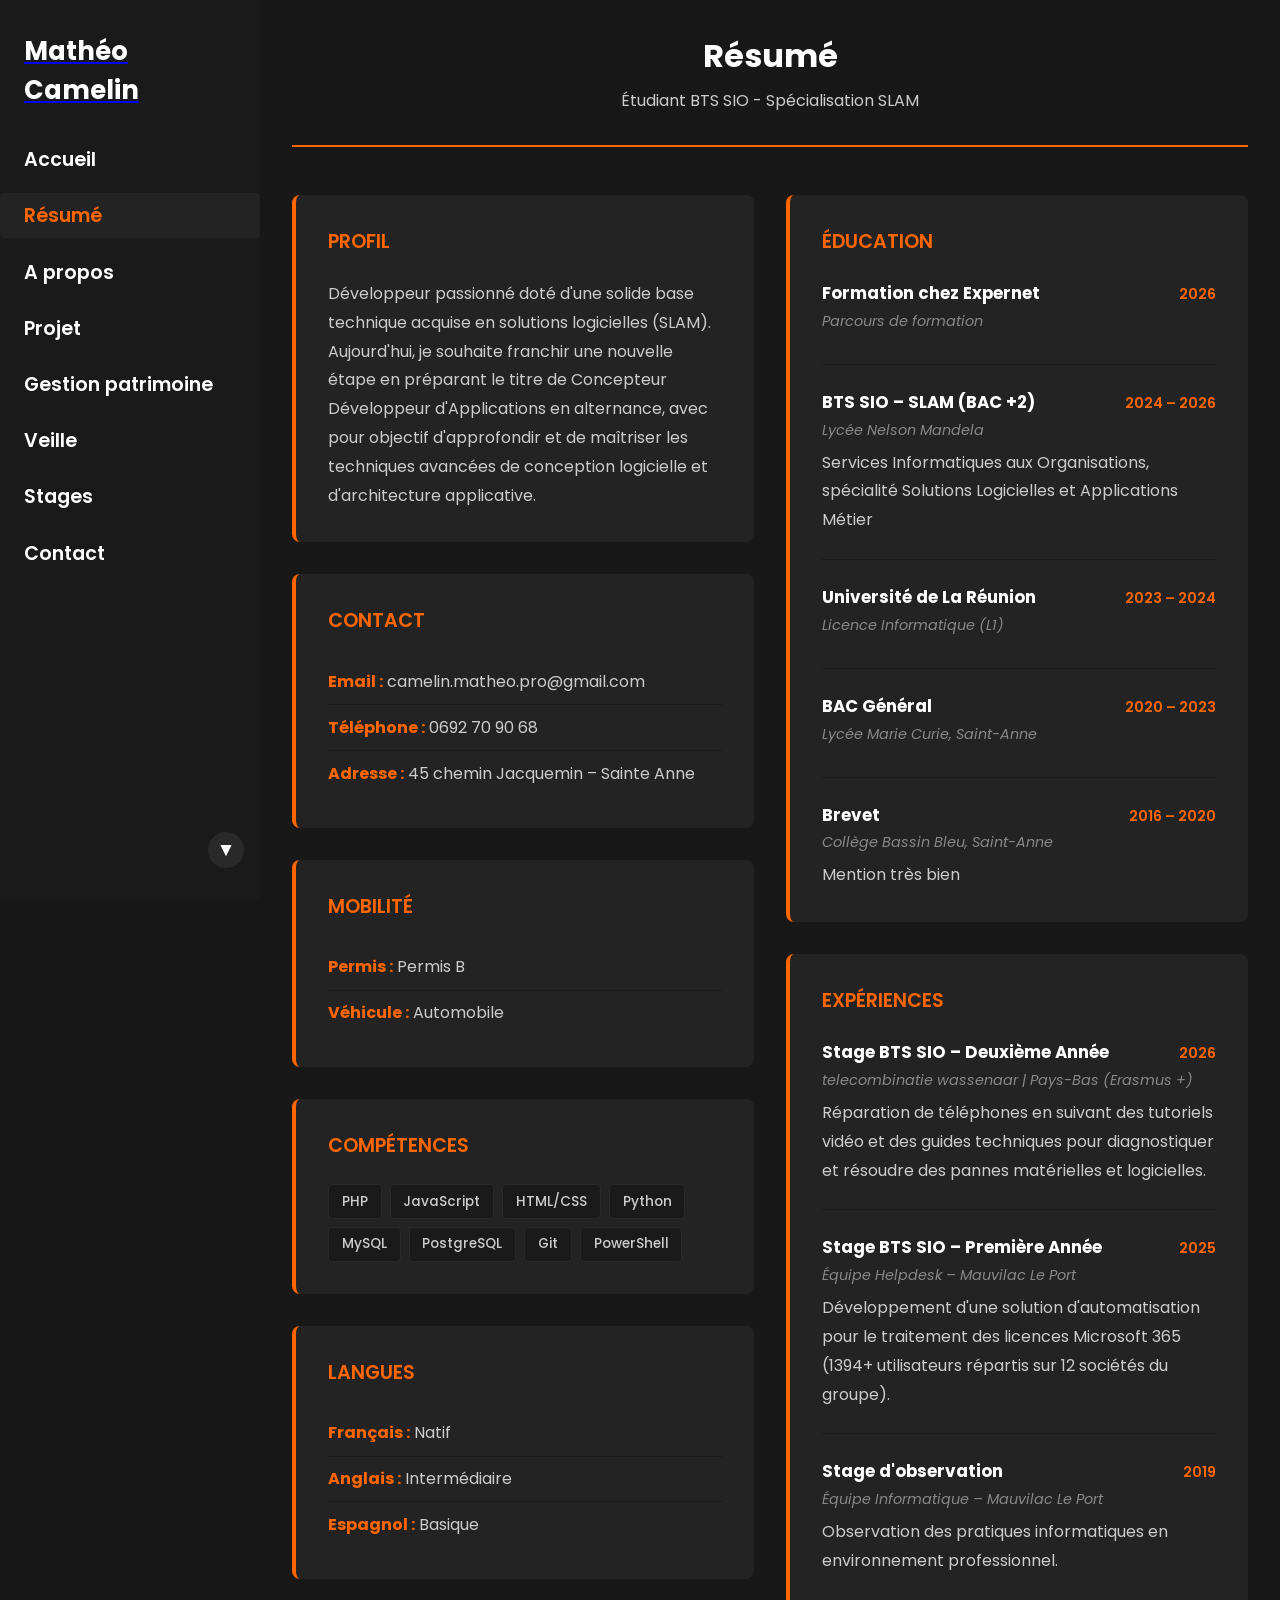
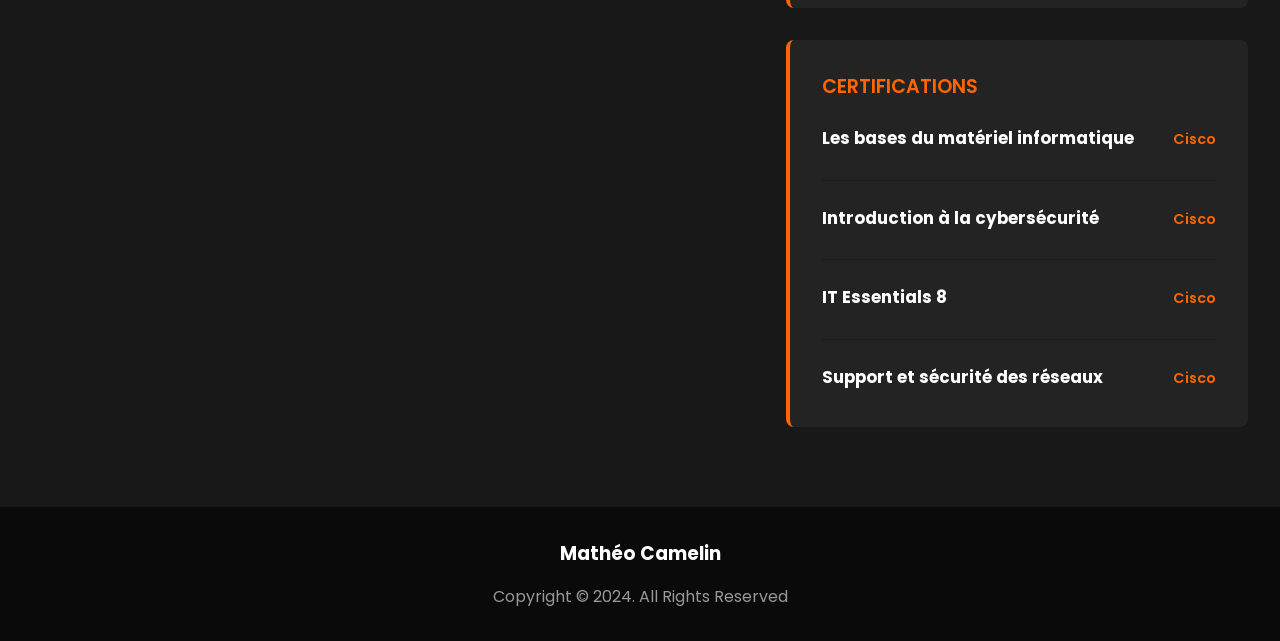
<file: resume.html>
<!DOCTYPE html>
<html lang="fr">

<head>
  <meta charset="utf-8">
  <meta content="width=device-width, initial-scale=1.0" name="viewport">
  <title>Mathéo Camelin - Résumé</title>
  <meta name="description" content="Résumé - Mathéo Camelin">
  <link href="https://fonts.googleapis.com" rel="preconnect">
  <link href="https://fonts.gstatic.com" rel="preconnect" crossorigin>
  <link href="https://fonts.googleapis.com/css2?family=Poppins:ital,wght@0,100;0,200;0,300;0,400;0,500;0,600;0,700;0,800;0,900&display=swap" rel="stylesheet">
  
  <style>
    * {
      margin: 0;
      padding: 0;
      box-sizing: border-box;
    }

    body {
      background: #181818;
      color: #fff;
      font-family: 'Poppins', Arial, sans-serif;
      min-height: 100vh;
    }

    /* --- SIDEBAR STYLE (Identique à À Propos) --- */
    .sidebar {
      position: fixed;
      top: 0;
      left: 0;
      width: 260px;
      height: 100vh;
      background: #1a1a1a;
      display: flex;
      flex-direction: column;
      z-index: 1000;
      transition: transform 0.3s;
    }

    .sidebar-logo {
      padding: 2rem 1.5rem 1rem 1.5rem;
      text-align: left;
    }

    .sidebar-logo h1 {
      color: #fff;
      font-size: 1.6rem;
      margin: 0;
      font-weight: 700;
    }

    .sidebar-nav ul {
      list-style: none;
      padding: 0;
      margin: 0;
    }

    .sidebar-nav ul li {
      margin: 0.7rem 0;
    }

    .sidebar-nav ul li a {
      color: #fff;
      text-decoration: none;
      font-size: 1.2rem;
      font-weight: 600;
      padding: 0.5rem 1.5rem;
      display: block;
      border-radius: 4px;
      transition: background 0.2s, color 0.2s;
    }

    .sidebar-nav ul li a.active,
    .sidebar-nav ul li a:hover {
      color: #ff6600;
      background: #232323;
    }

    .sidebar-nav ul li .submenu {
      display: none;
      margin-left: 1.5rem;
      margin-top: 0.2rem;
    }

    .sidebar-nav ul li.open > .submenu {
      display: block;
    }

    .sidebar-toggle {
      position: absolute;
      right: 1rem;
      bottom: 2rem;
      background: #292929;
      color: #fff;
      border: none;
      border-radius: 50%;
      width: 36px;
      height: 36px;
      font-size: 1.2rem;
      cursor: pointer;
      display: flex;
      align-items: center;
      justify-content: center;
      transition: background 0.2s;
    }

    .sidebar-toggle:hover {
      background: #ff6600;
      color: #fff;
    }

    @media (max-width: 900px) {
      .sidebar {
        width: 100vw;
        height: auto;
        flex-direction: row;
        align-items: flex-start;
        padding-bottom: 0.5rem;
        position: fixed;
        z-index: 1000;
      }
      .sidebar-logo {
        padding: 1rem 1rem 0 1rem;
      }
      .sidebar-nav ul {
        display: flex;
        flex-direction: column;
        width: 100%;
      }
      .sidebar-nav ul li {
        margin: 0.3rem 0;
      }
    }

    @media (max-width: 600px) {
      .sidebar-nav ul li a {
        font-size: 1rem;
        padding: 0.5rem 1rem;
      }
      .sidebar-logo {
        padding: 0.7rem 1rem 0 1rem;
      }
    }

    /* --- MAIN CONTENT STYLE --- */
    main.main {
      margin-left: 260px;
      padding: 2rem;
      transition: margin-left 0.3s;
    }

    @media (max-width: 900px) {
      main.main {
        margin-left: 0;
        margin-top: 80px;
      }
    }

    @media (max-width: 600px) {
      main.main {
        margin-left: 0;
        margin-top: 60px;
        padding: 1rem;
      }
    }

    /* En-tête de page */
    .header {
      text-align: center;
      margin-bottom: 3rem;
      border-bottom: 2px solid #ff6600;
      padding-bottom: 2rem;
    }

    .header h1 {
      font-size: 2rem;
      margin-bottom: 0.5rem;
      color: #fff;
    }

    .header p {
      color: #ccc;
      font-size: 1rem;
    }

    /* Structure en grilles des sections */
    .resume-content {
      display: grid;
      grid-template-columns: 1fr 1fr;
      gap: 2rem;
      margin-bottom: 3rem;
    }

    @media (max-width: 768px) {
      .resume-content {
        grid-template-columns: 1fr;
      }
    }

    /* Style des blocs de section */
    .resume-section {
      background: #232323;
      padding: 2rem;
      border-radius: 8px;
      border-left: 4px solid #ff6600;
    }

    .resume-section h2 {
      color: #ff6600;
      font-size: 1.2rem;
      margin-bottom: 1.5rem;
      text-transform: uppercase;
      font-weight: 600;
    }

    .resume-section p {
      color: #ccc;
      line-height: 1.8;
    }

    /* Listes d'informations */
    .resume-section ul {
      list-style: none;
      color: #ccc;
    }

    .resume-section ul li {
      padding: 0.6rem 0;
      border-bottom: 1px solid #1a1a1a;
      line-height: 1.6;
    }

    .resume-section ul li:last-child {
      border-bottom: none;
    }

    .resume-section strong {
      color: #ff6600;
    }

    /* Style des éléments de parcours */
    .timeline-item {
      margin-bottom: 1.5rem;
      padding-bottom: 1.5rem;
      border-bottom: 1px solid #1a1a1a;
    }

    .timeline-item:last-child {
      margin-bottom: 0;
      padding-bottom: 0;
      border-bottom: none;
    }

    .timeline-header {
      display: flex;
      justify-content: space-between;
      align-items: baseline;
      margin-bottom: 0.3rem;
    }

    .timeline-title {
      font-weight: 700;
      color: #fff;
      font-size: 1.05rem;
    }

    .timeline-date {
      color: #ff6600;
      font-weight: 600;
      font-size: 0.9rem;
    }

    .timeline-subtitle {
      color: #888;
      font-style: italic;
      font-size: 0.9rem;
      margin-bottom: 0.5rem;
    }

    /* Tags de compétences */
    .skills-tags {
      display: flex;
      flex-wrap: wrap;
      gap: 0.5rem;
      margin-top: 0.5rem;
    }

    .skill-tag {
      background: #1a1a1a;
      color: #ccc;
      padding: 0.4rem 0.8rem;
      border-radius: 4px;
      font-size: 0.85rem;
      font-weight: 500;
      border: 1px solid #292929;
      transition: background 0.2s, color 0.2s;
    }

    .skill-tag:hover {
      background: #ff6600;
      color: #fff;
    }
  </style>
</head>

<body class="resume-page">

  <aside id="sidebar" class="sidebar">
    <div class="sidebar-logo">
      <a href="index.html"><h1 class="sitename">Mathéo Camelin</h1></a>
    </div>
    <nav class="sidebar-nav">
      <ul>
        <li><a href="index.html">Accueil</a></li>
        <li><a href="resume.html" class="active">Résumé</a></li>
        <li><a href="about.html">A propos</a></li>
        <li><a href="projet.html">Projet</a></li>
        <li><a href="GP.html">Gestion patrimoine</a></li>
        <li><a href="#" class="has-submenu">Veille</a>
          <ul class="submenu">
            <li><a href="veille-t.html">Veille technologique</a></li>
            <li><a href="veille-J.html">Veille juridique</a></li>
          </ul>
        </li>
        <li><a href="Stage.html">Stages</a></li>
        <li><a href="contact.html">Contact</a></li>
      </ul>
    </nav>
    <button class="sidebar-toggle" aria-label="Ouvrir/Fermer le menu"><span>&#9660;</span></button>
  </aside>

  <button id="open-sidebar" style="
    position: fixed;
    top: 24px;
    left: 24px;
    z-index: 1100;
    background: #ff6600;
    color: #fff;
    border: none;
    border-radius: 50%;
    width: 44px;
    height: 44px;
    font-size: 1.5rem;
    box-shadow: 0 2px 8px #0003;
    cursor: pointer;
    display: none;
  ">☰</button>

  <main class="main">
    <div class="header">
      <h1>Résumé</h1>
      <p>Étudiant BTS SIO - Spécialisation SLAM</p>
    </div>

    <div class="resume-content">
      <div style="display: flex; flex-direction: column; gap: 2rem;">
        
        <section class="resume-section">
          <h2>Profil</h2>
          <p>
           Développeur passionné doté d'une solide base technique acquise en solutions logicielles (SLAM). Aujourd'hui, je souhaite franchir une nouvelle étape en préparant le titre de Concepteur Développeur d'Applications en alternance, avec pour objectif d'approfondir et de maîtriser les techniques avancées de conception logicielle et d'architecture applicative.
          </p>
        </section>

        <section class="resume-section">
          <h2>Contact</h2>
          <ul>
            <li><strong>Email :</strong> camelin.matheo.pro@gmail.com</li>
            <li><strong>Téléphone :</strong> 0692 70 90 68</li>
            <li><strong>Adresse :</strong> 45 chemin Jacquemin – Sainte Anne</li>
          </ul>
        </section>

        <section class="resume-section">
          <h2>Mobilité</h2>
          <ul>
            <li><strong>Permis :</strong> Permis B</li>
            <li><strong>Véhicule :</strong> Automobile</li>
          </ul>
        </section>

        <section class="resume-section">
          <h2>Compétences</h2>
          <div class="skills-tags">
            <span class="skill-tag">PHP</span>
            <span class="skill-tag">JavaScript</span>
            <span class="skill-tag">HTML/CSS</span>
            <span class="skill-tag">Python</span>
            <span class="skill-tag">MySQL</span>
            <span class="skill-tag">PostgreSQL</span>
            <span class="skill-tag">Git</span>
            <span class="skill-tag">PowerShell</span>
          </div>
        </section>

        <section class="resume-section">
          <h2>Langues</h2>
          <ul>
            <li><strong>Français :</strong> Natif</li>
            <li><strong>Anglais :</strong> Intermédiaire</li>
            <li><strong>Espagnol :</strong> Basique</li>
          </ul>
        </section>
      </div>

      <div style="display: flex; flex-direction: column; gap: 2rem;">
        
        <section class="resume-section">
          <h2>Éducation</h2>

          <div class="timeline-item">
            <div class="timeline-header">
              <span class="timeline-title">Formation chez Expernet</span>
              <span class="timeline-date">2026</span>
            </div>
            <div class="timeline-subtitle">Parcours de formation</div>
          </div>

          <div class="timeline-item">
            <div class="timeline-header">
              <span class="timeline-title">BTS SIO – SLAM (BAC +2)</span>
              <span class="timeline-date">2024 – 2026</span>
            </div>
            <div class="timeline-subtitle">Lycée Nelson Mandela</div>
            <p>Services Informatiques aux Organisations, spécialité Solutions Logicielles et Applications Métier</p>
          </div>

          <div class="timeline-item">
            <div class="timeline-header">
              <span class="timeline-title">Université de La Réunion</span>
              <span class="timeline-date">2023 – 2024</span>
            </div>
            <div class="timeline-subtitle">Licence Informatique (L1)</div>
          </div>

          <div class="timeline-item">
            <div class="timeline-header">
              <span class="timeline-title">BAC Général</span>
              <span class="timeline-date">2020 – 2023</span>
            </div>
            <div class="timeline-subtitle">Lycée Marie Curie, Saint-Anne</div>
          </div>

          <div class="timeline-item">
            <div class="timeline-header">
              <span class="timeline-title">Brevet</span>
              <span class="timeline-date">2016 – 2020</span>
            </div>
            <div class="timeline-subtitle">Collège Bassin Bleu, Saint-Anne</div>
            <p>Mention très bien</p>
          </div>
        </section>

        <section class="resume-section">
          <h2>Expériences</h2>

          <div class="timeline-item">
            <div class="timeline-header">
              <span class="timeline-title">Stage BTS SIO – Deuxième Année</span>
              <span class="timeline-date">2026</span>
            </div>
            <div class="timeline-subtitle">telecombinatie wassenaar | Pays-Bas (Erasmus +)</div>
            <p>Réparation de téléphones en suivant des tutoriels vidéo et des guides techniques pour diagnostiquer et résoudre des pannes matérielles et logicielles.</p>
          </div>

          <div class="timeline-item">
            <div class="timeline-header">
              <span class="timeline-title">Stage BTS SIO – Première Année</span>
              <span class="timeline-date">2025</span>
            </div>
            <div class="timeline-subtitle">Équipe Helpdesk – Mauvilac Le Port</div>
            <p>Développement d'une solution d'automatisation pour le traitement des licences Microsoft 365 (1394+ utilisateurs répartis sur 12 sociétés du groupe).</p>
          </div>

          <div class="timeline-item">
            <div class="timeline-header">
              <span class="timeline-title">Stage d'observation</span>
              <span class="timeline-date">2019</span>
            </div>
            <div class="timeline-subtitle">Équipe Informatique – Mauvilac Le Port</div>
            <p>Observation des pratiques informatiques en environnement professionnel.</p>
          </div>
        </section>

        <section class="resume-section">
          <h2>Certifications</h2>
          <div class="timeline-item">
            <div class="timeline-header">
              <span class="timeline-title">Les bases du matériel informatique</span>
              <span class="timeline-date">Cisco</span>
            </div>
          </div>
          <div class="timeline-item">
            <div class="timeline-header">
              <span class="timeline-title">Introduction à la cybersécurité</span>
              <span class="timeline-date">Cisco</span>
            </div>
          </div>
          <div class="timeline-item">
            <div class="timeline-header">
              <span class="timeline-title">IT Essentials 8</span>
              <span class="timeline-date">Cisco</span>
            </div>
          </div>
          <div class="timeline-item">
            <div class="timeline-header">
              <span class="timeline-title">Support et sécurité des réseaux</span>
              <span class="timeline-date">Cisco</span>
            </div>
          </div>
        </section>
      </div>
    </div>
  </main>

  <footer id="footer" class="footer" style="background: #0a0a0a; padding: 2rem; text-align: center; color: #999;">
    <div>
      <h3 style="color: #fff; margin-bottom: 1rem;">Mathéo Camelin</h3>
      <p>Copyright © 2024. All Rights Reserved</p>
    </div>
  </footer>

  <script>
    document.addEventListener('DOMContentLoaded', function() {
      document.querySelectorAll('.has-submenu').forEach(function(el) {
        el.addEventListener('click', function(e) {
          e.preventDefault();
          this.parentElement.classList.toggle('open');
        });
      });

      const sidebar = document.getElementById('sidebar');
      const toggleBtn = document.querySelector('.sidebar-toggle');
      const openSidebarBtn = document.getElementById('open-sidebar');

      function updateSidebarBtn() {
        if (sidebar.classList.contains('sidebar-closed')) {
          openSidebarBtn.style.display = 'block';
        } else {
          openSidebarBtn.style.display = 'none';
        }
      }

      if (toggleBtn) {
        toggleBtn.addEventListener('click', function() {
          sidebar.classList.toggle('sidebar-closed');
          document.querySelector('main.main').style.marginLeft = sidebar.classList.contains('sidebar-closed') ? '0' : '260px';
          updateSidebarBtn();
        });
      }

      if (openSidebarBtn) {
        openSidebarBtn.addEventListener('click', function() {
          sidebar.classList.remove('sidebar-closed');
          document.querySelector('main.main').style.marginLeft = '260px';
          updateSidebarBtn();
        });
      }

      updateSidebarBtn();
    });
  </script>

</body>
</html>
</file>
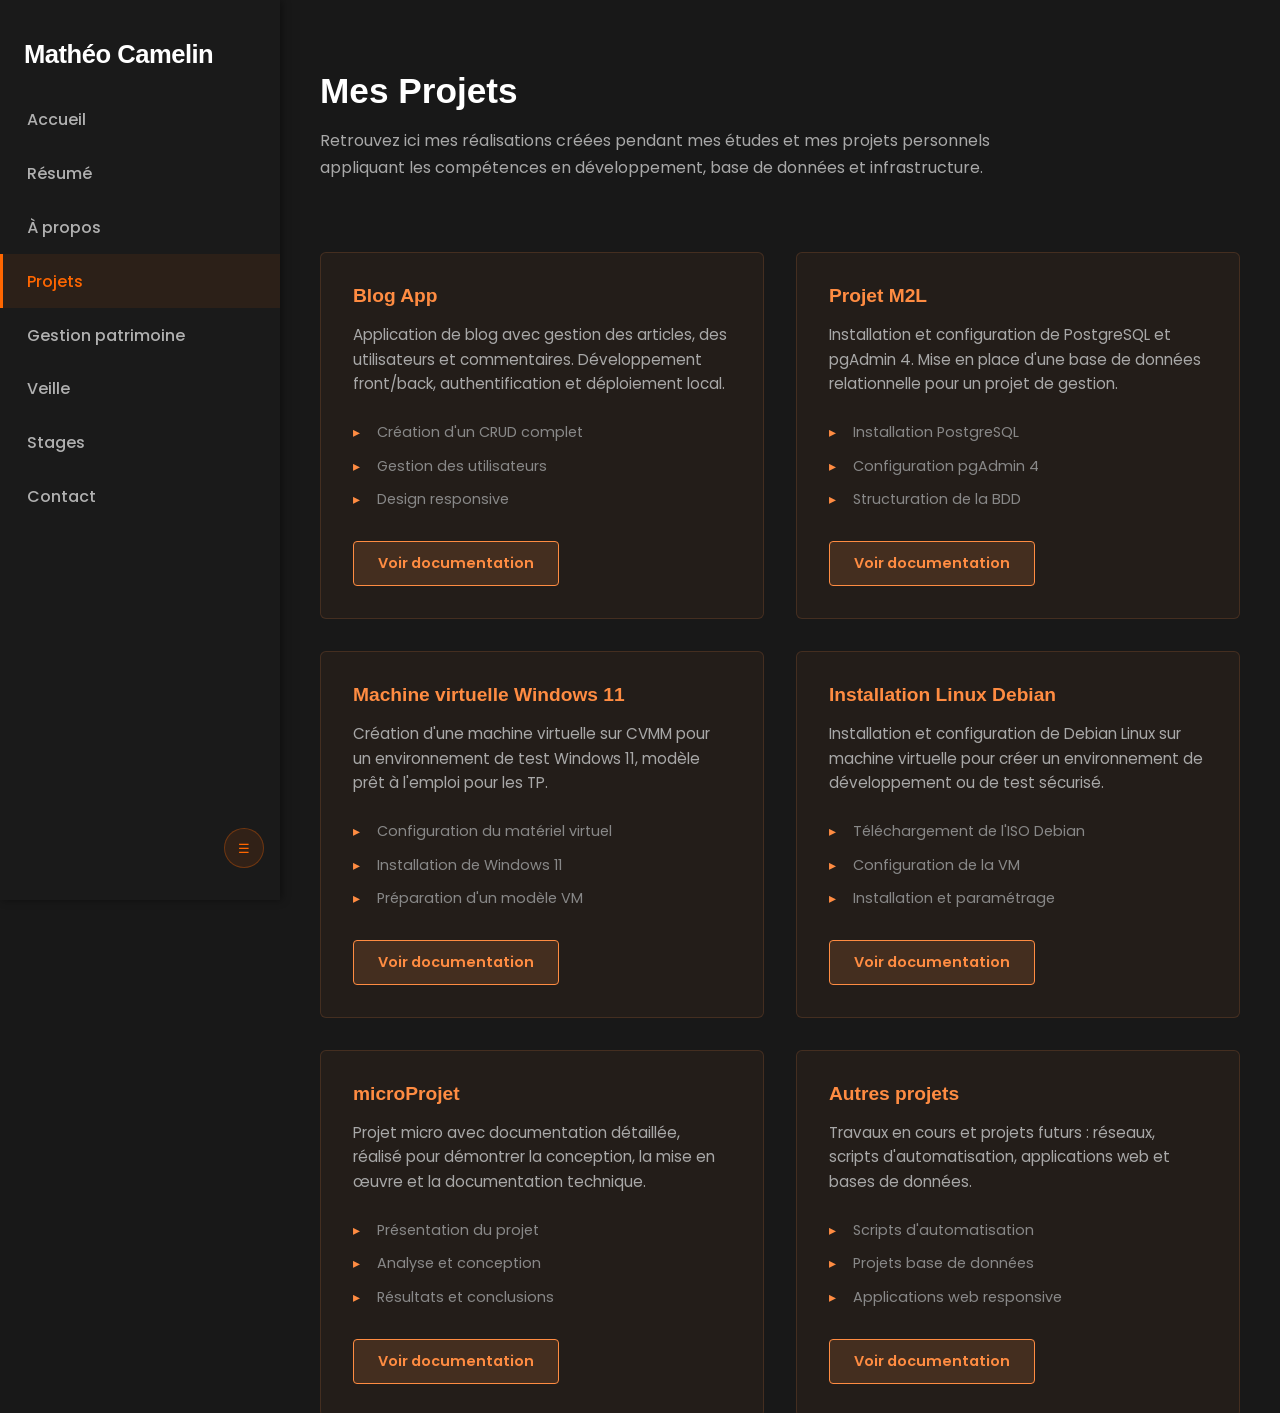
<file: services.html>
<!DOCTYPE html>
<html lang="fr">
<head>
  <meta charset="UTF-8">
  <meta name="viewport" content="width=device-width, initial-scale=1.0">
  <title>Redirection vers Projets</title>
  <meta http-equiv="refresh" content="0;url=projet.html">
  <style>
    body {
      background: #181818;
      color: #fff;
      font-family: 'Space Mono', monospace;
      display: flex;
      align-items: center;
      justify-content: center;
      min-height: 100vh;
      margin: 0;
      text-align: center;
      padding: 2rem;
    }
    a { color: #ff6600; text-decoration: underline; }
  </style>
</head>
<body>
  <div>
    <h1>Redirection en cours...</h1>
    <p>Si la redirection ne fonctionne pas, <a href="projet.html">cliquez ici pour accéder à la page Projets</a>.</p>
  </div>
</body>
</html>
</file>
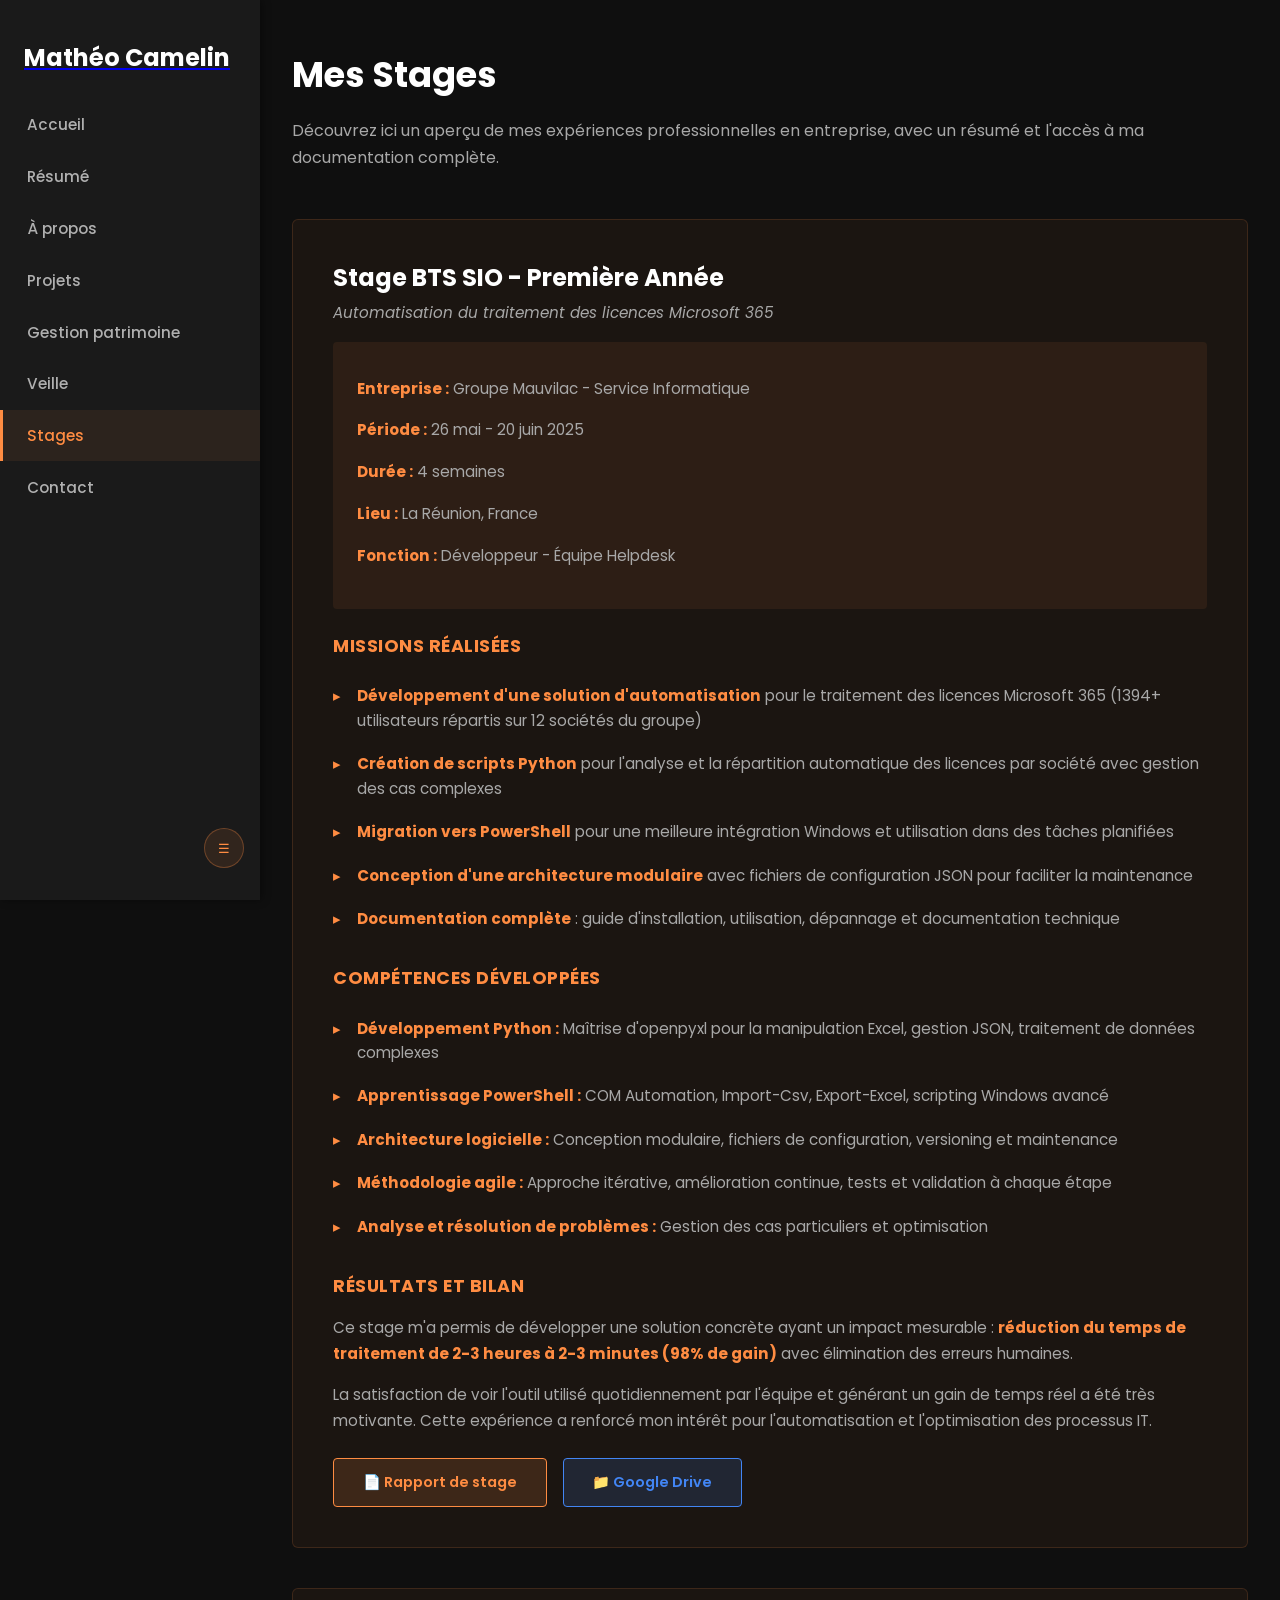
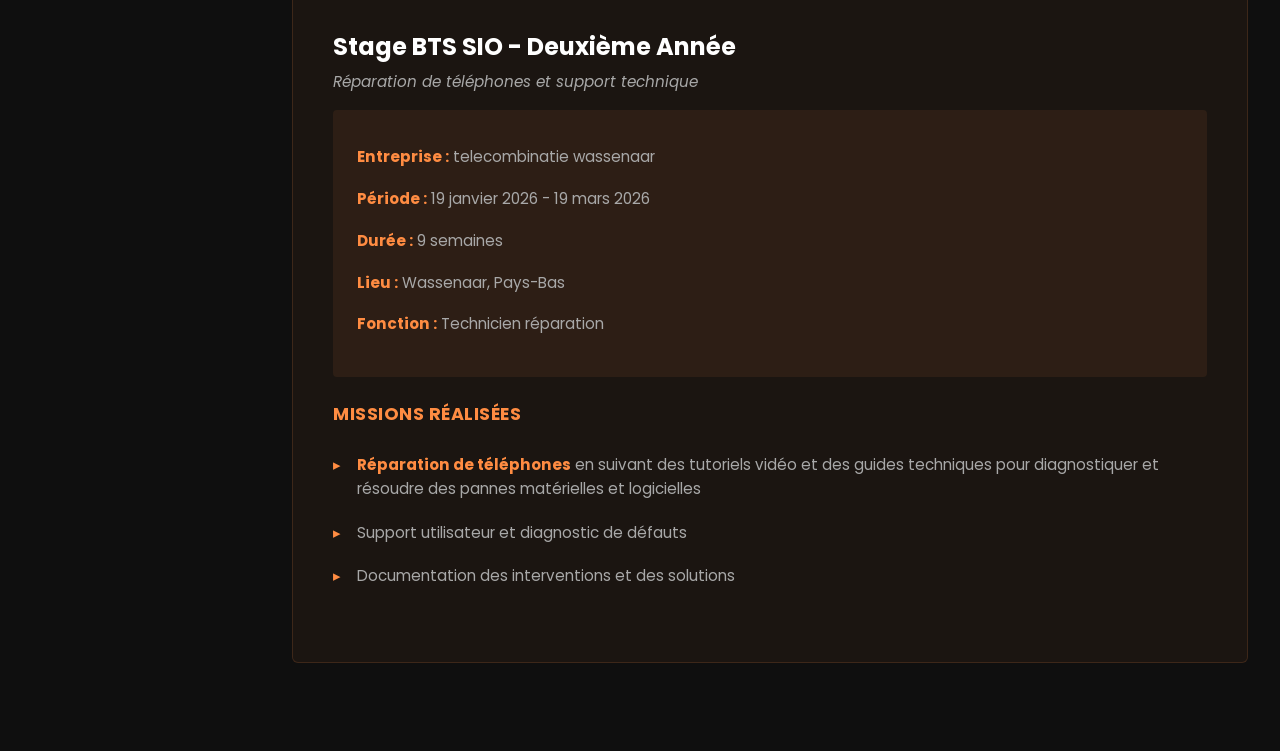
<file: Stage.html>
<!DOCTYPE html>
<html lang="fr">

<head>
  <meta charset="utf-8">
  <meta name="viewport" content="width=device-width, initial-scale=1.0">
  <title>Stages - Mathéo Camelin</title>
  <link href="https://fonts.googleapis.com/css2?family=Poppins:wght@300;400;500;600;700&display=swap" rel="stylesheet">
  <style>
    * {
      margin: 0;
      padding: 0;
      box-sizing: border-box;
    }

    body {
      background: #0f0f0f;
      color: #e0e0e0;
      font-family: 'Poppins', sans-serif;
      min-height: 100vh;
    }

    .sidebar {
      position: fixed;
      top: 0;
      left: 0;
      width: 260px;
      height: 100vh;
      background: #1a1a1a;
      display: flex;
      flex-direction: column;
      z-index: 1000;
      transition: transform 0.3s ease;
      box-shadow: 2px 0 8px rgba(0, 0, 0, 0.4);
    }

    .sidebar-logo {
      padding: 2.5rem 1.5rem 1.5rem;
    }

    .sidebar-logo h1 {
      color: #fff;
      font-size: 1.5rem;
      font-weight: 700;
    }

    .sidebar-nav ul {
      list-style: none;
      padding: 0;
      margin: 0;
      flex: 1;
    }

    .sidebar-nav ul li a {
      color: #b0b0b0;
      text-decoration: none;
      font-size: 0.95rem;
      font-weight: 500;
      padding: 0.9rem 1.5rem;
      display: block;
      border-left: 3px solid transparent;
      transition: all 0.2s ease;
    }

    .sidebar-nav ul li a:hover,
    .sidebar-nav ul li a.active {
      color: #ff8c42;
      background: rgba(255, 140, 66, 0.08);
      border-left-color: #ff8c42;
    }

    .sidebar-nav ul li .submenu {
      display: none;
    }

    .sidebar-nav ul li .submenu li a {
      padding-left: 3rem;
      font-size: 0.9rem;
    }

    .sidebar-nav ul li.open > .submenu {
      display: block;
    }

    .sidebar-toggle {
      position: absolute;
      right: 1rem;
      bottom: 2rem;
      background: rgba(255, 140, 66, 0.1);
      color: #ff8c42;
      border: 1px solid rgba(255, 140, 66, 0.3);
      border-radius: 50%;
      width: 40px;
      height: 40px;
      cursor: pointer;
      display: flex;
      align-items: center;
      justify-content: center;
      transition: all 0.2s ease;
    }

    @media (max-width: 900px) {
      .sidebar {
        width: 100vw;
        height: auto;
        flex-direction: row;
        box-shadow: 0 2px 8px rgba(0, 0, 0, 0.3);
      }
    }

    main.main {
      margin-left: 260px;
      padding: 3rem 2rem;
      transition: margin-left 0.3s ease;
    }

    @media (max-width: 900px) {
      main.main {
        margin-left: 0;
        margin-top: 70px;
        padding: 2rem 1.5rem;
      }
    }

    .header {
      margin-bottom: 3rem;
    }

    .header h1 {
      font-size: 2.2rem;
      margin-bottom: 1rem;
      color: #fff;
      font-weight: 700;
    }

    .header p {
      color: #a8a8a8;
      font-size: 1rem;
      line-height: 1.7;
    }

    .stages-container {
      max-width: 1000px;
      margin: 0 auto;
    }

    .stage-card {
      background: rgba(255, 140, 66, 0.05);
      border: 1px solid rgba(255, 140, 66, 0.15);
      border-radius: 6px;
      padding: 2.5rem;
      margin-bottom: 2.5rem;
    }

    .stage-header h2 {
      font-size: 1.5rem;
      color: #fff;
      margin-bottom: 0.3rem;
      font-weight: 700;
    }

    .stage-subtitle {
      color: #a8a8a8;
      font-size: 1rem;
      margin-bottom: 1.5rem;
      font-style: italic;
    }

    .stage-info {
      background: rgba(255, 140, 66, 0.08);
      padding: 1.5rem;
      border-radius: 4px;
      margin-bottom: 1.5rem;
    }

    .stage-info p {
      color: #a8a8a8;
      font-size: 0.95rem;
      margin: 0.6rem 0;
      line-height: 1.6;
    }

    .stage-info strong {
      color: #ff8c42;
    }

    .stage-card h3 {
      color: #ff8c42;
      font-size: 1.1rem;
      margin-top: 1.5rem;
      margin-bottom: 1rem;
      font-weight: 700;
      text-transform: uppercase;
      letter-spacing: 0.5px;
    }

    .stage-card h3:first-child {
      margin-top: 0;
    }

    .stage-card ul {
      list-style: none;
      margin-bottom: 1.5rem;
      padding-left: 0;
    }

    .stage-card ul li {
      color: #a8a8a8;
      font-size: 0.95rem;
      padding: 0.6rem 0 0.6rem 1.5rem;
      position: relative;
      line-height: 1.6;
    }

    .stage-card ul li:before {
      content: "▸";
      position: absolute;
      left: 0;
      color: #ff8c42;
    }

    .stage-card strong {
      color: #ff8c42;
    }

    .stage-card p {
      color: #a8a8a8;
      font-size: 0.95rem;
      line-height: 1.7;
      margin-bottom: 1rem;
    }

    .button-group {
      display: flex;
      gap: 1rem;
      flex-wrap: wrap;
      margin-top: 1.5rem;
    }

    .stage-btn {
      display: inline-block;
      background: rgba(255, 140, 66, 0.15);
      color: #ff8c42;
      padding: 0.8rem 1.8rem;
      border: 1px solid #ff8c42;
      border-radius: 4px;
      text-decoration: none;
      font-size: 0.9rem;
      font-weight: 600;
      transition: all 0.2s ease;
    }

    .stage-btn:hover {
      background: rgba(255, 140, 66, 0.25);
    }

    .stage-btn.secondary {
      background: rgba(66, 133, 244, 0.15);
      color: #4285F4;
      border-color: #4285F4;
    }

    .stage-btn.secondary:hover {
      background: rgba(66, 133, 244, 0.25);
    }

    #open-sidebar {
      position: fixed;
      top: 24px;
      left: 24px;
      z-index: 1100;
      background: #ff8c42;
      color: #fff;
      border: none;
      border-radius: 50%;
      width: 44px;
      height: 44px;
      cursor: pointer;
      display: none;
    }
  </style>
</head>

<body>

  <aside id="sidebar" class="sidebar">
    <div class="sidebar-logo">
      <a href="index.html"><h1 class="sitename">Mathéo Camelin</h1></a>
    </div>
    <nav class="sidebar-nav">
      <ul>
        <li><a href="index.html">Accueil</a></li>
        <li><a href="resume.html">Résumé</a></li>
        <li><a href="about.html">À propos</a></li>
        <li><a href="projet.html">Projets</a></li>
        <li><a href="GP.html">Gestion patrimoine</a></li>
        <li><a href="#" class="has-submenu">Veille</a>
          <ul class="submenu">
            <li><a href="veille-t.html">Technologique</a></li>
            <li><a href="veille-J.html">Juridique</a></li>
          </ul>
        </li>
        <li><a href="Stage.html" class="active">Stages</a></li>
        <li><a href="contact.html">Contact</a></li>
      </ul>
    </nav>
    <button class="sidebar-toggle">☰</button>
  </aside>

  <button id="open-sidebar">☰</button>

  <main class="main">
    <div class="header">
      <h1>Mes Stages</h1>
      <p>Découvrez ici un aperçu de mes expériences professionnelles en entreprise, avec un résumé et l'accès à ma documentation complète.</p>
    </div>

    <div class="stages-container">
      <div class="stage-card">
        <div class="stage-header">
          <h2>Stage BTS SIO - Première Année</h2>
          <p class="stage-subtitle">Automatisation du traitement des licences Microsoft 365</p>
        </div>

        <div class="stage-info">
          <p><strong>Entreprise :</strong> Groupe Mauvilac - Service Informatique</p>
          <p><strong>Période :</strong> 26 mai - 20 juin 2025</p>
          <p><strong>Durée :</strong> 4 semaines</p>
          <p><strong>Lieu :</strong> La Réunion, France</p>
          <p><strong>Fonction :</strong> Développeur - Équipe Helpdesk</p>
        </div>

        <h3>Missions réalisées</h3>
        <ul>
          <li><strong>Développement d'une solution d'automatisation</strong> pour le traitement des licences Microsoft 365 (1394+ utilisateurs répartis sur 12 sociétés du groupe)</li>
          <li><strong>Création de scripts Python</strong> pour l'analyse et la répartition automatique des licences par société avec gestion des cas complexes</li>
          <li><strong>Migration vers PowerShell</strong> pour une meilleure intégration Windows et utilisation dans des tâches planifiées</li>
          <li><strong>Conception d'une architecture modulaire</strong> avec fichiers de configuration JSON pour faciliter la maintenance</li>
          <li><strong>Documentation complète</strong> : guide d'installation, utilisation, dépannage et documentation technique</li>
        </ul>

        <h3>Compétences développées</h3>
        <ul>
          <li><strong>Développement Python :</strong> Maîtrise d'openpyxl pour la manipulation Excel, gestion JSON, traitement de données complexes</li>
          <li><strong>Apprentissage PowerShell :</strong> COM Automation, Import-Csv, Export-Excel, scripting Windows avancé</li>
          <li><strong>Architecture logicielle :</strong> Conception modulaire, fichiers de configuration, versioning et maintenance</li>
          <li><strong>Méthodologie agile :</strong> Approche itérative, amélioration continue, tests et validation à chaque étape</li>
          <li><strong>Analyse et résolution de problèmes :</strong> Gestion des cas particuliers et optimisation</li>
        </ul>

        <h3>Résultats et bilan</h3>
        <p>
          Ce stage m'a permis de développer une solution concrète ayant un impact mesurable : <strong>réduction du temps de traitement de 2-3 heures à 2-3 minutes (98% de gain)</strong> avec élimination des erreurs humaines.
        </p>
        <p>
          La satisfaction de voir l'outil utilisé quotidiennement par l'équipe et générant un gain de temps réel a été très motivante. Cette expérience a renforcé mon intérêt pour l'automatisation et l'optimisation des processus IT.
        </p>

        <div class="button-group">
          <a href="assets/doc/stage1.pdf" target="_blank" class="stage-btn">📄 Rapport de stage</a>
          <a href="https://drive.google.com/drive/folders/1pYA33QR6xQJN-YpGYTBuubjM-fHB6k-O?usp=sharing" target="_blank" class="stage-btn secondary">📁 Google Drive</a>
        </div>
      </div>

      <div class="stage-card">
        <div class="stage-header">
          <h2>Stage BTS SIO - Deuxième Année</h2>
          <p class="stage-subtitle">Réparation de téléphones et support technique</p>
        </div>

        <div class="stage-info">
          <p><strong>Entreprise :</strong> telecombinatie wassenaar</p>
          <p><strong>Période :</strong> 19 janvier 2026 - 19 mars 2026</p>
          <p><strong>Durée :</strong> 9 semaines</p>
          <p><strong>Lieu :</strong> Wassenaar, Pays-Bas</p>
          <p><strong>Fonction :</strong> Technicien réparation</p>
        </div>

        <h3>Missions réalisées</h3>
        <ul>
          <li><strong>Réparation de téléphones</strong> en suivant des tutoriels vidéo et des guides techniques pour diagnostiquer et résoudre des pannes matérielles et logicielles</li>
          <li>Support utilisateur et diagnostic de défauts</li>
          <li>Documentation des interventions et des solutions</li>
        </ul>
      </div>
    </div>
  </main>

  <script>
    document.addEventListener('DOMContentLoaded', function() {
      document.querySelectorAll('.has-submenu').forEach(function(el) {
        el.addEventListener('click', function(e) {
          e.preventDefault();
          this.parentElement.classList.toggle('open');
        });
      });

      const sidebar = document.getElementById('sidebar');
      const toggleBtn = document.querySelector('.sidebar-toggle');
      const openSidebarBtn = document.getElementById('open-sidebar');

      if (toggleBtn) {
        toggleBtn.addEventListener('click', function() {
          sidebar.classList.toggle('sidebar-closed');
          document.querySelector('main.main').style.marginLeft = sidebar.classList.contains('sidebar-closed') ? '0' : '260px';
        });
      }

      if (openSidebarBtn) {
        openSidebarBtn.addEventListener('click', function() {
          sidebar.classList.remove('sidebar-closed');
          document.querySelector('main.main').style.marginLeft = '260px';
        });
      }
    });
  </script>

</body>

</html>
</file>
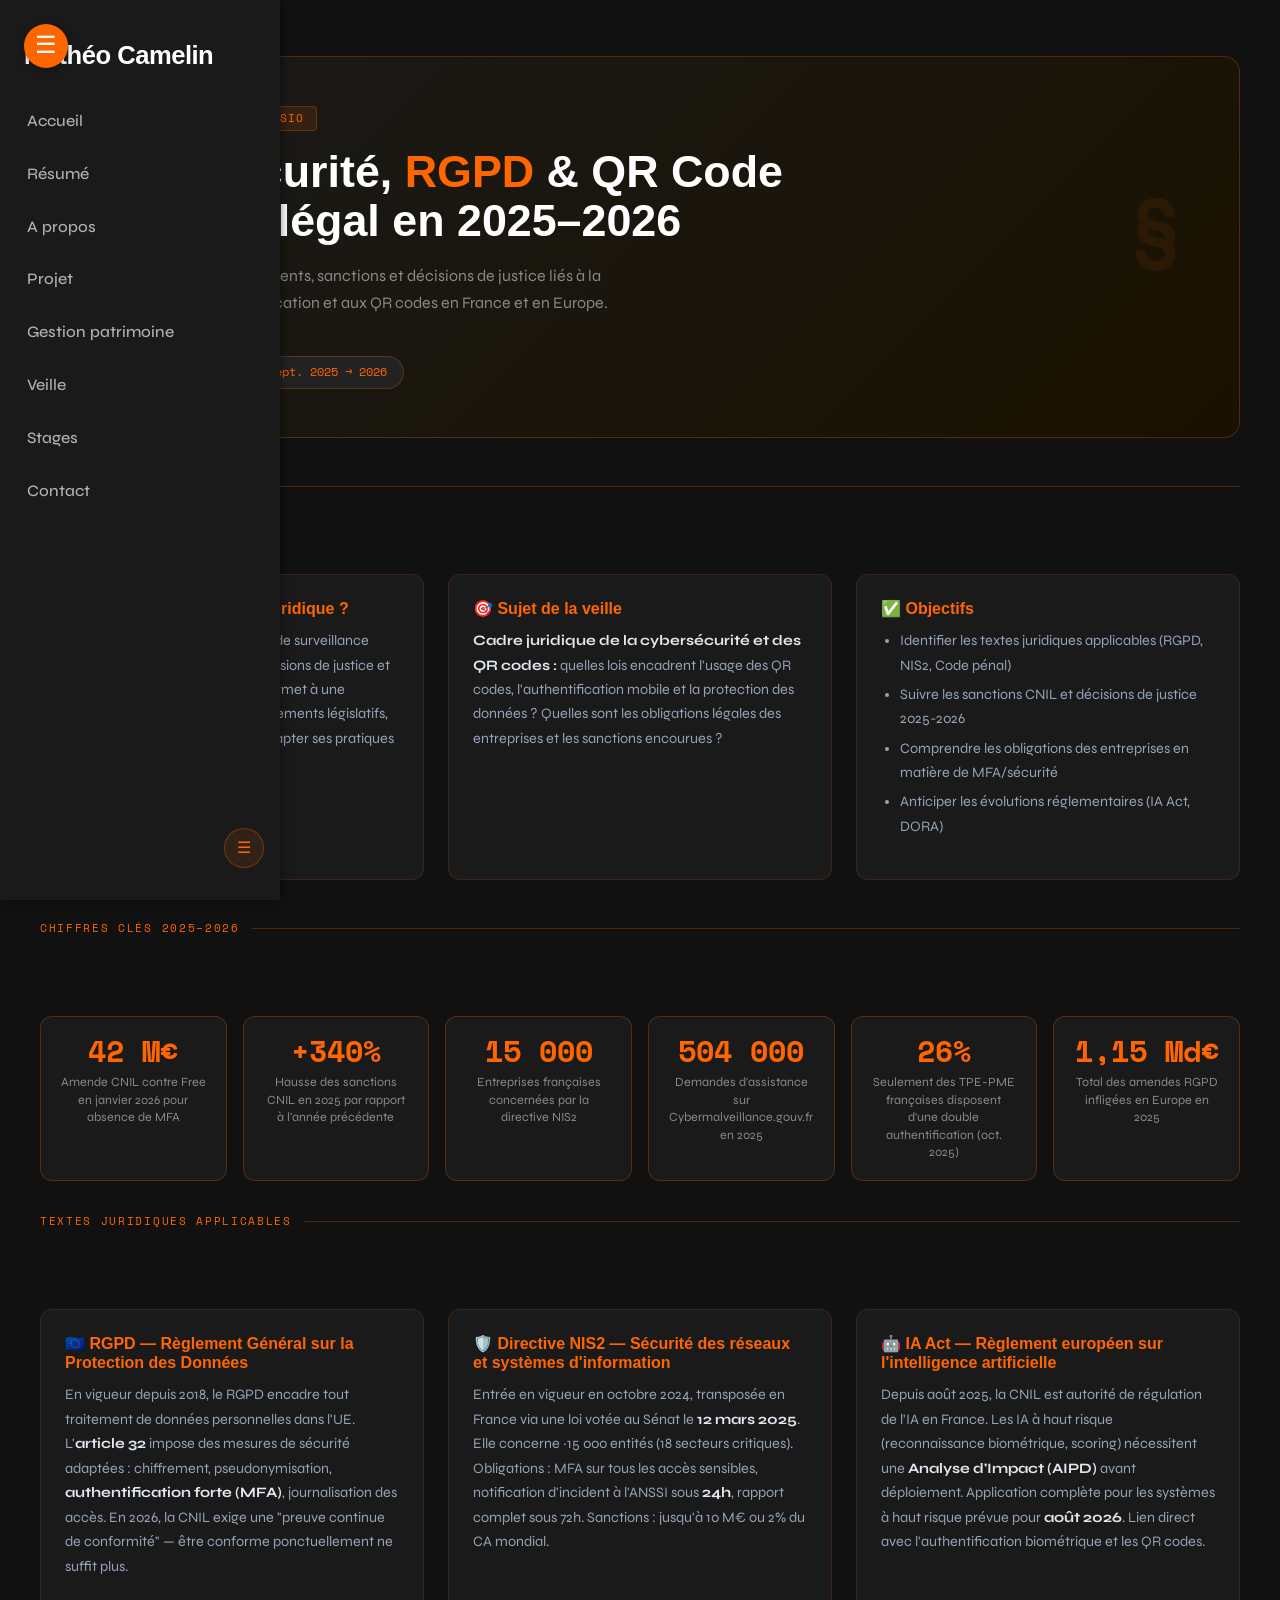
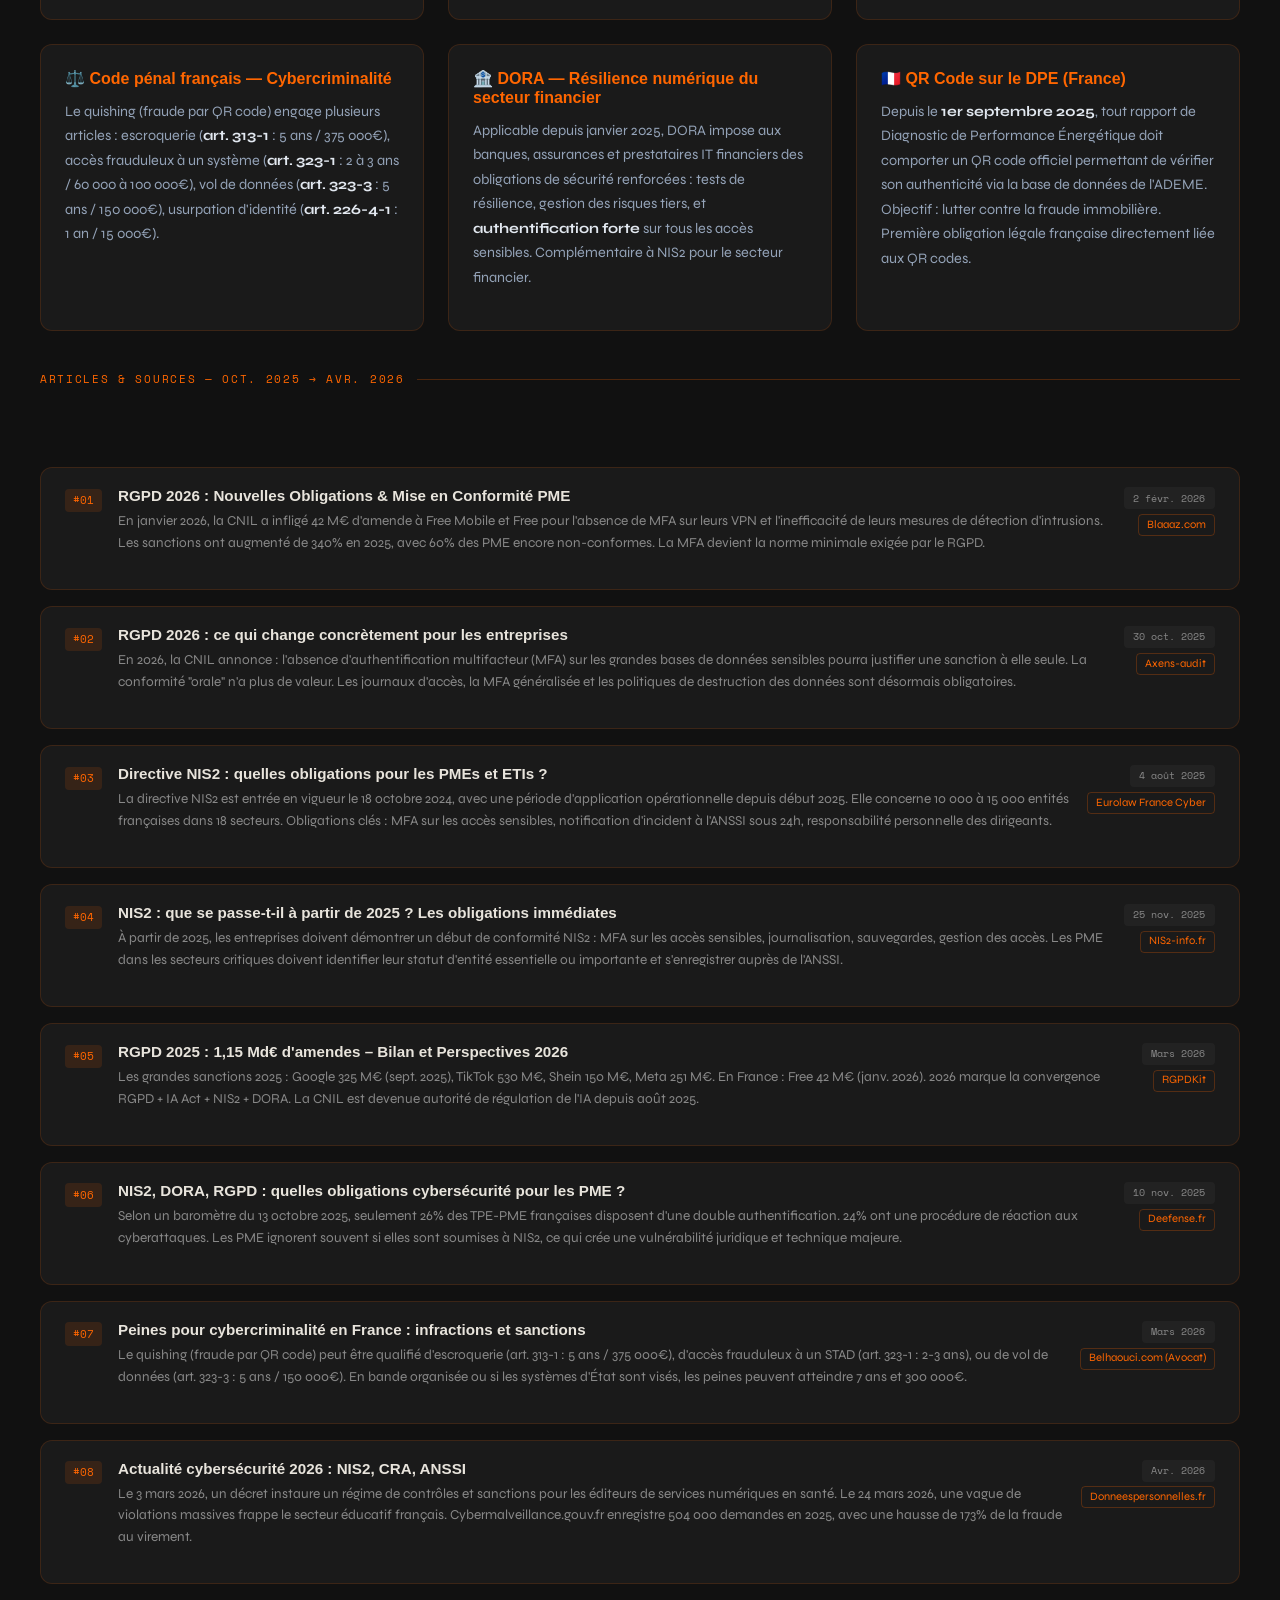
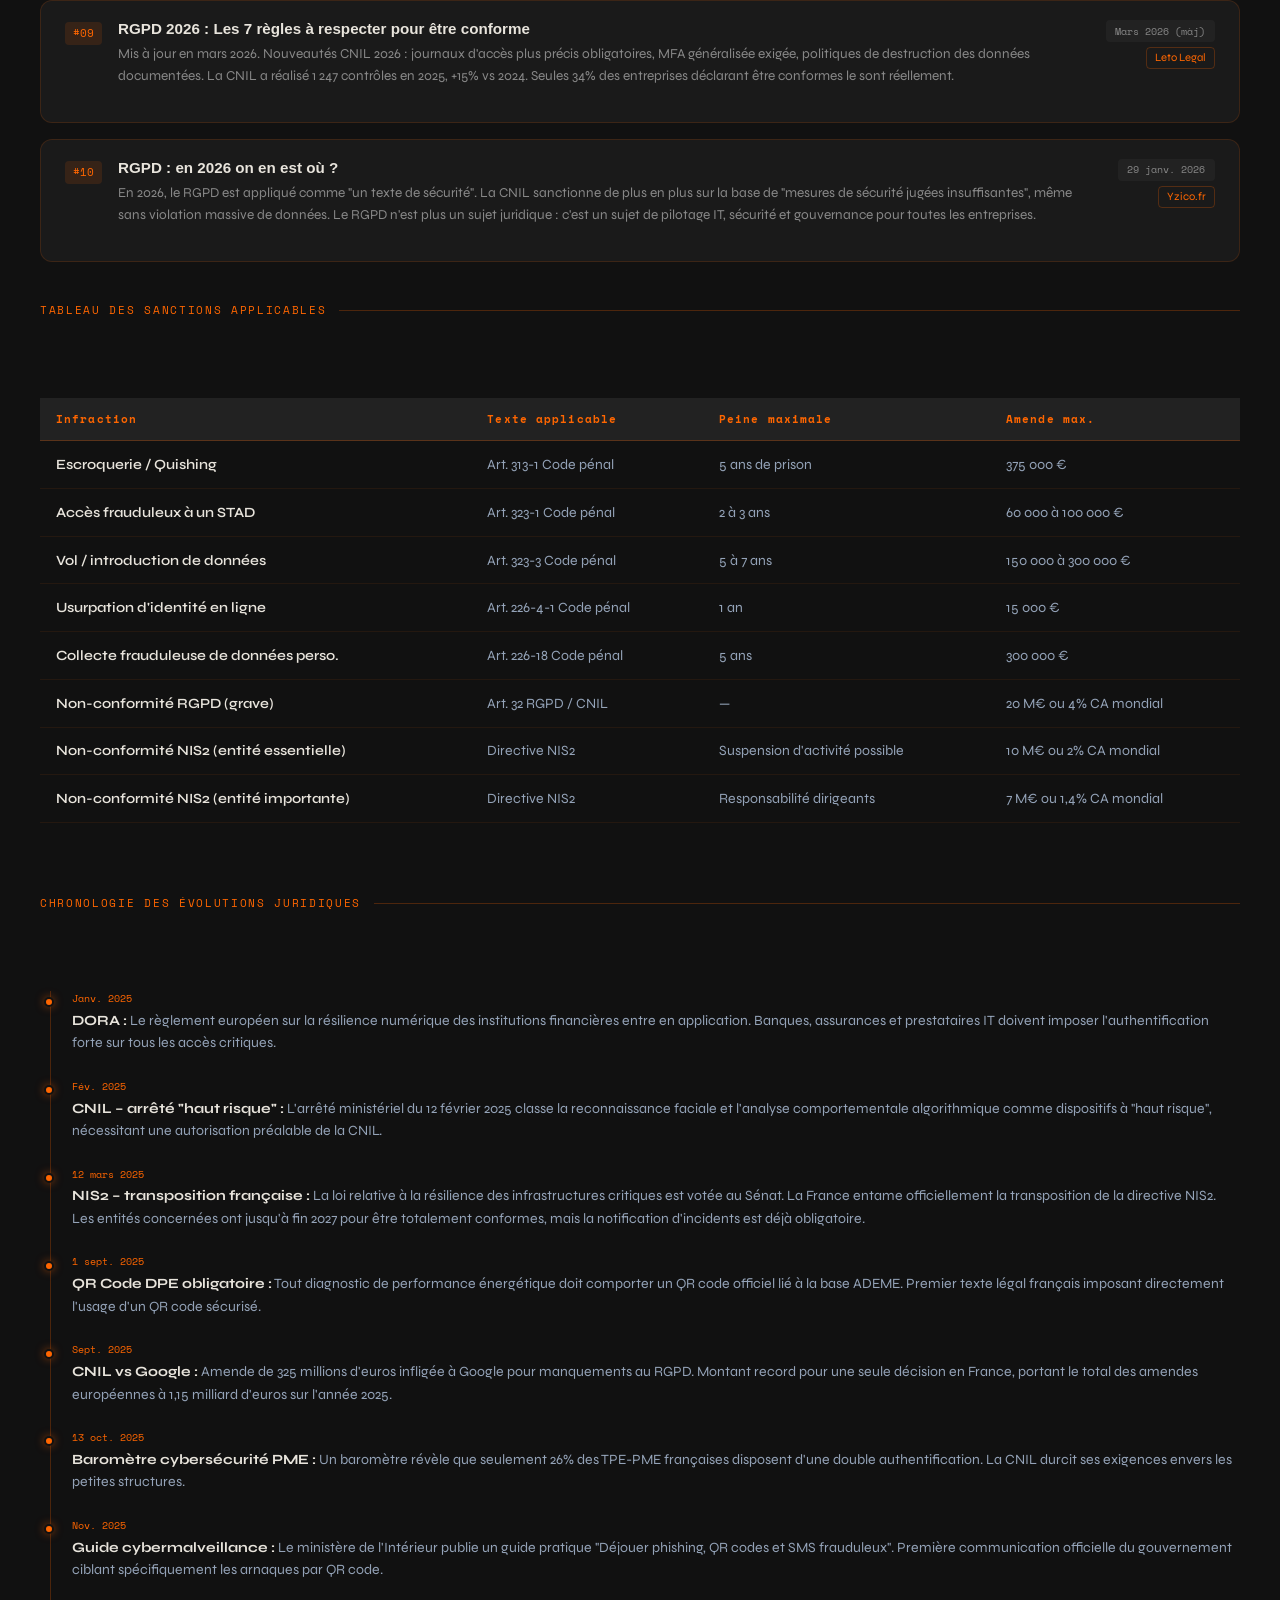
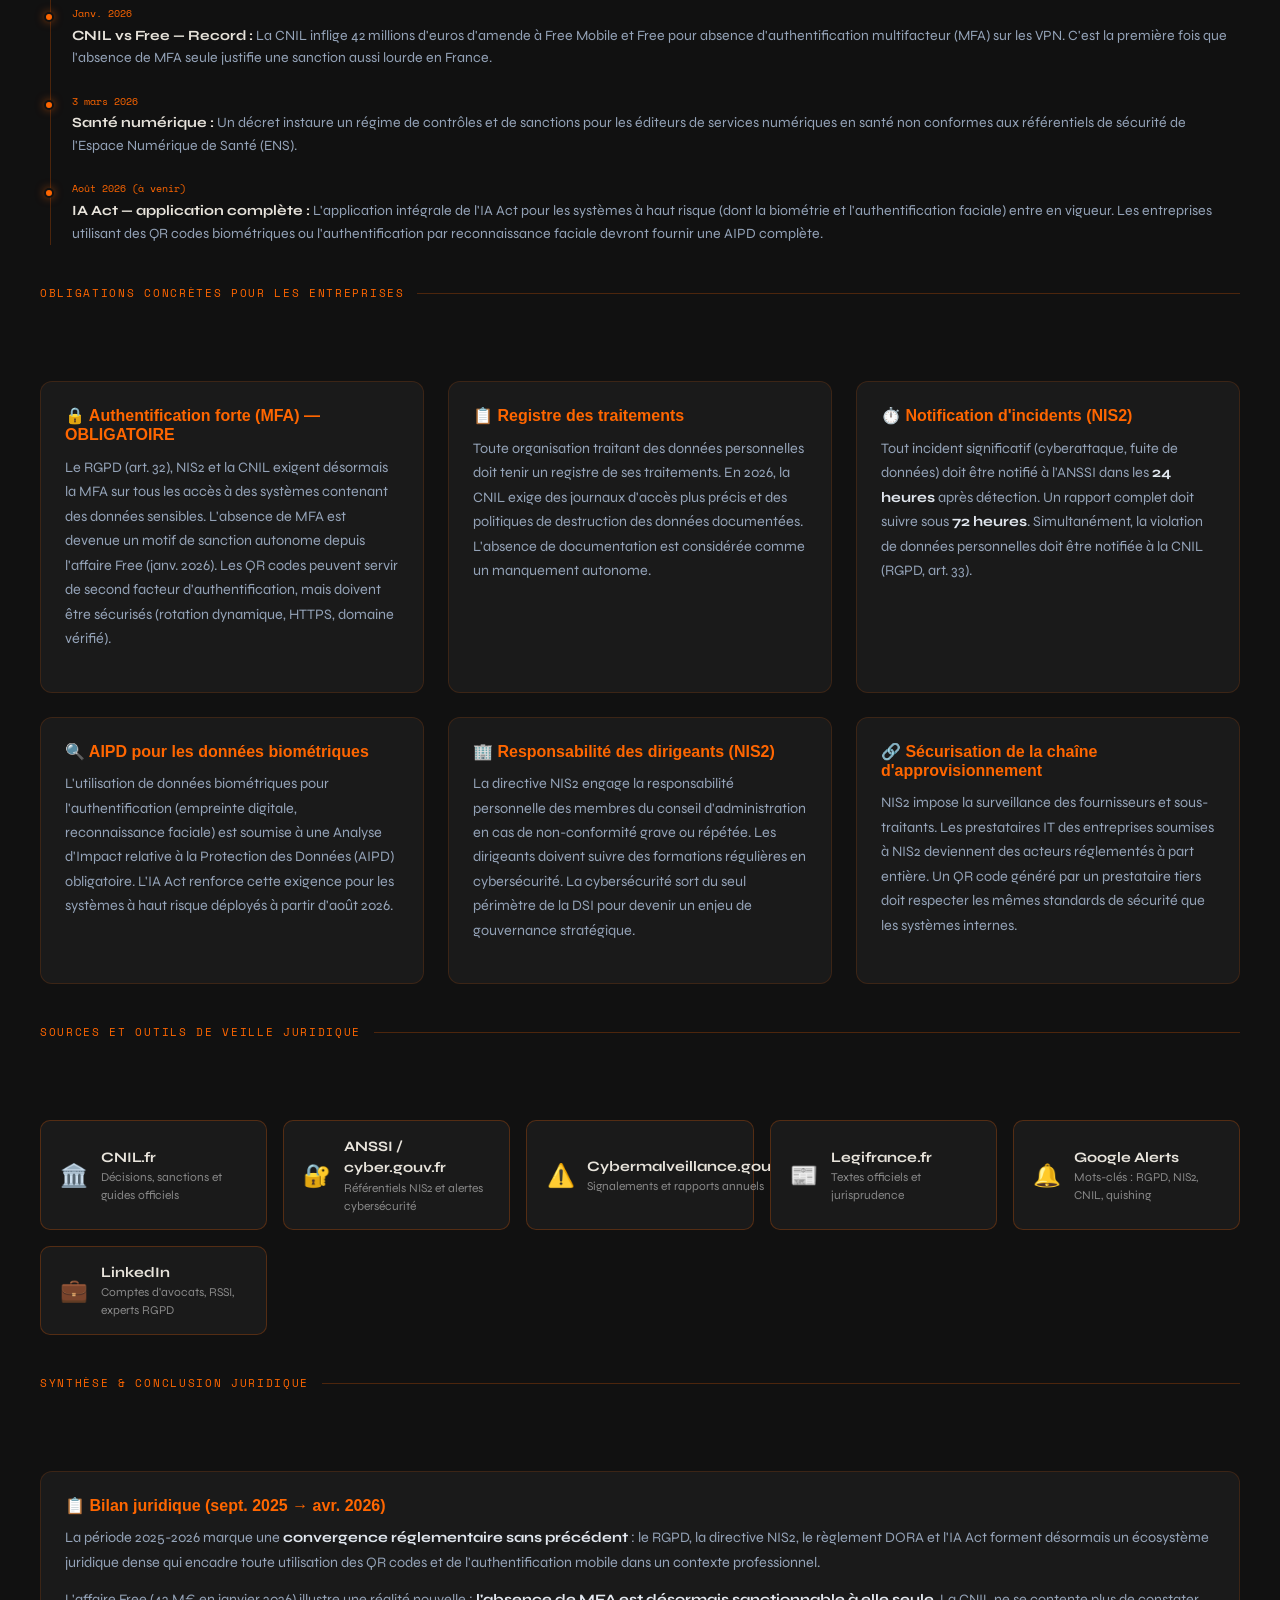
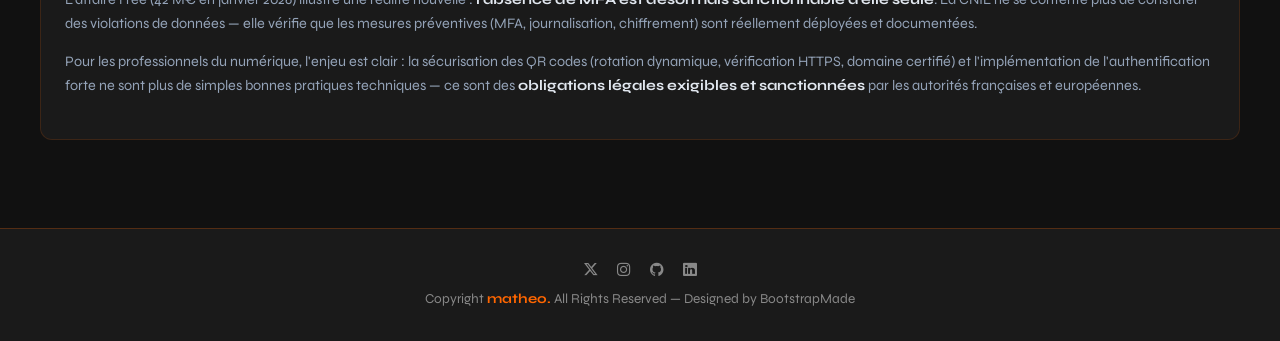
<file: veille-J.html>
<!DOCTYPE html>
<html lang="fr">

<head>
  <meta charset="utf-8">
  <meta content="width=device-width, initial-scale=1.0" name="viewport">
  <title>Veille juridique – QR Code, Cybersécurité & RGPD</title>
  <link href="assets/img/logomatheo.png" rel="icon">
  <link href="assets/vendor/bootstrap/css/bootstrap.min.css" rel="stylesheet">
  <link href="assets/vendor/bootstrap-icons/bootstrap-icons.css" rel="stylesheet">
  <link href="assets/css/main.css" rel="stylesheet">
  <link href="assets/css/sidebar-responsive.css" rel="stylesheet">
  <link href="https://fonts.googleapis.com/css2?family=Space+Mono:wght@400;700&family=Syne:wght@400;600;700;800&display=swap" rel="stylesheet">

  <style>
    :root {
      --blue: #ff6600;
      --blue-dim: rgba(255,102,0,0.12);
      --bg: #111111;
      --bg2: #1a1a1a;
      --bg3: #222222;
      --text: #e8e4dc;
      --text-dim: #888;
      --border: rgba(255,102,0,0.25);
      --accent: #ff6600;
    }

    * { box-sizing: border-box; margin: 0; padding: 0; }

    body {
      background: var(--bg);
      color: var(--text);
      font-family: 'Syne', sans-serif;
      overflow-x: hidden;
    }

    /* ─── HERO ─── */
    .hero-banner {
      background: linear-gradient(135deg, var(--bg2) 0%, #1a1200 100%);
      border: 1px solid var(--border);
      border-radius: 16px;
      padding: 3rem 2.5rem;
      margin-bottom: 2.5rem;
      position: relative;
      overflow: hidden;
    }
    .hero-banner::before {
      content: '§';
      position: absolute; right: 2.5rem; top: 50%; transform: translateY(-50%);
      font-family: 'Space Mono', monospace;
      font-size: 9rem; color: rgba(255,102,0,0.08); line-height: 1;
      pointer-events: none; user-select: none;
    }
    .hero-banner .tag {
      display: inline-block;
      background: var(--blue-dim); color: var(--accent);
      border: 1px solid var(--border); border-radius: 4px;
      font-family: 'Space Mono', monospace; font-size: 0.7rem;
      padding: 0.2rem 0.7rem; letter-spacing: 0.1em;
      margin-bottom: 1rem;
    }
    .hero-banner h1 {
      font-size: clamp(1.8rem, 3.5vw, 2.8rem);
      font-weight: 800; line-height: 1.1;
      margin-bottom: 1rem;
    }
    .hero-banner h1 span { color: var(--accent); }
    .hero-banner p { color: var(--text-dim); max-width: 540px; font-size: 1rem; line-height: 1.7; }
    .period-badge {
      display: inline-flex; align-items: center; gap: 0.5rem;
      margin-top: 1.5rem;
      background: var(--bg3); border: 1px solid var(--border);
      border-radius: 999px; padding: 0.4rem 1rem;
      font-family: 'Space Mono', monospace; font-size: 0.75rem; color: var(--accent);
    }
    .period-badge .dot { width: 8px; height: 8px; border-radius: 50%; background: var(--accent); animation: pulse 1.5s infinite; }
    @keyframes pulse { 0%,100%{ opacity:1; } 50%{ opacity:0.3; } }

    /* ─── SECTION TITLES ─── */
    .section-title {
      font-family: 'Space Mono', monospace;
      font-size: 0.7rem; letter-spacing: 0.15em;
      color: var(--accent); text-transform: uppercase;
      margin-bottom: 1.2rem;
      display: flex; align-items: center; gap: 0.8rem;
    }
    .section-title::after { content: ''; flex: 1; height: 1px; background: var(--border); }

    /* ─── CARDS ─── */
    .card-grid { display: grid; grid-template-columns: repeat(auto-fit, minmax(300px,1fr)); gap: 1.5rem; margin-bottom: 2rem; }
    .card-item {
      background: var(--bg2);
      border: 1px solid rgba(255,102,0,0.15);
      border-radius: 12px;
      padding: 1.5rem;
      transition: border-color 0.2s, transform 0.2s;
    }
    .card-item:hover { border-color: var(--blue); transform: translateY(-2px); }
    .card-item h4 {
      color: var(--accent); font-size: 1rem; font-weight: 700;
      margin-bottom: 0.7rem;
      display: flex; align-items: center; gap: 0.6rem;
    }
    .card-item p, .card-item li { color: #94a3b8; font-size: 0.9rem; line-height: 1.7; }
    .card-item ul { padding-left: 1.2rem; }
    .card-item ul li { margin-bottom: 0.3rem; }

    /* ─── ARTICLE CARDS ─── */
    .article-list { display: flex; flex-direction: column; gap: 1rem; }
    .article-card {
      background: var(--bg2);
      border: 1px solid rgba(255,102,0,0.15);
      border-radius: 12px;
      padding: 1.2rem 1.5rem;
      display: grid;
      grid-template-columns: auto 1fr auto;
      align-items: start;
      gap: 1rem;
      transition: border-color 0.2s;
    }
    .article-card:hover { border-color: var(--blue); }
    .article-num {
      font-family: 'Space Mono', monospace;
      font-size: 0.7rem; color: var(--accent);
      background: var(--blue-dim);
      border-radius: 4px; padding: 0.2rem 0.5rem;
      white-space: nowrap; margin-top: 0.1rem;
    }
    .article-body h5 {
      font-size: 0.95rem; font-weight: 700; color: var(--text);
      margin-bottom: 0.3rem;
    }
    .article-body h5 a { color: inherit; text-decoration: none; }
    .article-body h5 a:hover { color: var(--accent); }
    .article-body p { color: var(--text-dim); font-size: 0.85rem; line-height: 1.6; }
    .article-meta { display: flex; flex-direction: column; align-items: flex-end; gap: 0.3rem; }
    .badge-date {
      font-family: 'Space Mono', monospace; font-size: 0.65rem;
      background: var(--bg3); color: var(--text-dim);
      border-radius: 4px; padding: 0.2rem 0.6rem; white-space: nowrap;
    }
    .badge-source {
      font-size: 0.7rem; color: var(--accent);
      border: 1px solid var(--border); border-radius: 4px;
      padding: 0.1rem 0.5rem; white-space: nowrap;
    }

    /* ─── STATS ─── */
    .stats-grid { display: grid; grid-template-columns: repeat(auto-fit, minmax(160px,1fr)); gap: 1rem; margin-bottom: 2rem; }
    .stat-box {
      background: var(--bg2); border: 1px solid var(--border); border-radius: 12px;
      padding: 1.2rem; text-align: center;
    }
    .stat-box .num {
      font-family: 'Space Mono', monospace;
      font-size: 1.9rem; font-weight: 700; color: var(--accent);
      display: block; line-height: 1;
    }
    .stat-box .label { font-size: 0.78rem; color: var(--text-dim); margin-top: 0.4rem; line-height: 1.4; }

    /* ─── TABLEAU SANCTIONS ─── */
    .sanction-table { width: 100%; border-collapse: collapse; font-size: 0.88rem; margin-bottom: 2rem; }
    .sanction-table th {
      background: var(--bg3); color: var(--accent);
      font-family: 'Space Mono', monospace; font-size: 0.7rem;
      letter-spacing: 0.1em; padding: 0.8rem 1rem; text-align: left;
      border-bottom: 1px solid var(--border);
    }
    .sanction-table td {
      padding: 0.8rem 1rem; color: #94a3b8;
      border-bottom: 1px solid rgba(255,102,0,0.08);
    }
    .sanction-table tr:hover td { background: var(--bg3); color: var(--text); }
    .sanction-table td:first-child { color: var(--text); font-weight: 600; }

    /* ─── TIMELINE ─── */
    .timeline { position: relative; padding-left: 2rem; }
    .timeline::before {
      content: ''; position: absolute; left: 0.6rem; top: 0; bottom: 0;
      width: 1px; background: var(--border);
    }
    .tl-item { position: relative; margin-bottom: 1.5rem; }
    .tl-item::before {
      content: ''; position: absolute; left: -1.75rem; top: 0.4rem;
      width: 10px; height: 10px; border-radius: 50%;
      background: var(--blue); border: 2px solid var(--bg);
      box-shadow: 0 0 8px rgba(255,102,0,0.5);
    }
    .tl-item .tl-date {
      font-family: 'Space Mono', monospace; font-size: 0.65rem;
      color: var(--accent); margin-bottom: 0.2rem;
    }
    .tl-item .tl-text { font-size: 0.88rem; color: #94a3b8; line-height: 1.6; }
    .tl-item .tl-text strong { color: var(--text); }

    /* ─── TOOLS ─── */
    .tools-grid { display: grid; grid-template-columns: repeat(auto-fit, minmax(200px,1fr)); gap: 1rem; }
    .tool-pill {
      background: var(--bg2); border: 1px solid var(--border); border-radius: 10px;
      padding: 0.9rem 1.2rem; display: flex; align-items: center; gap: 0.8rem;
    }
    .tool-pill .icon { font-size: 1.4rem; }
    .tool-pill .info .name { font-size: 0.9rem; font-weight: 700; color: var(--text); }
    .tool-pill .info .desc { font-size: 0.75rem; color: var(--text-dim); }

    /* ─── RESPONSIVE ─── */
    @media (max-width: 600px) {
      .article-card { grid-template-columns: 1fr; }
      .article-meta { flex-direction: row; align-items: center; }
      .sanction-table { font-size: 0.78rem; }
    }

    /* ─── FOOTER ─── */
    footer {
      background: var(--bg2);
      border-top: 1px solid var(--border);
      padding: 2rem; text-align: center; color: var(--text-dim); font-size: 0.85rem;
    }
  </style>
</head>

<body>

  <!-- SIDEBAR -->
  <aside id="sidebar" class="sidebar sidebar-closed">
    <div class="sidebar-logo">
      <a href="index.html" style="text-decoration:none;">
        <h1 class="sitename">Mathéo Camelin</h1>
      </a>
    </div>
    <nav class="sidebar-nav">
      <ul>
        <li><a href="index.html">Accueil</a></li>
        <li><a href="resume.html">Résumé</a></li>
        <li><a href="about.html">A propos</a></li>
       <li><a href="projet.html">Projet</a></li>
        <li><a href="GP.html">Gestion patrimoine</a></li>
        <li><a href="#" class="has-submenu">Veille</a>
          <ul class="submenu">
            <li><a href="veille-t.html">Veille technologique</a></li>
            <li><a href="veille-J.html" class="active">Veille juridique</a></li>
          </ul>
        </li>
        <li><a href="Stage.html">Stages</a></li>
        <li><a href="contact.html">Contact</a></li>
      </ul>
    </nav>
    <button class="sidebar-toggle" aria-label="Ouvrir/Fermer le menu">☰</button>
  </aside>

  <button id="open-sidebar">☰</button>

  <main class="main">

    <!-- HERO -->
    <div class="hero-banner">
      <div class="tag">VEILLE JURIDIQUE — BTS SIO</div>
      <h1>Cybersécurité, <span>RGPD</span> &amp; QR Code<br>Le cadre légal en 2025–2026</h1>
      <p>Surveillance des lois, règlements, sanctions et décisions de justice liés à la cybersécurité, à l'authentification et aux QR codes en France et en Europe.</p>
      <div class="period-badge">
        <span class="dot"></span>
        Période couverte : 29 sept. 2025 → 2026
      </div>
    </div>

    <!-- DÉFINITIONS -->
    <div class="section-title">Définitions &amp; objectifs</div>
    <div class="card-grid" style="margin-bottom:2.5rem;">
      <div class="card-item">
        <h4>⚖️ Qu'est-ce qu'une veille juridique ?</h4>
        <p>La veille juridique est une activité de surveillance régulière des lois, règlements, décisions de justice et évolutions réglementaires. Elle permet à une organisation d'anticiper les changements législatifs, de rester conforme à la loi et d'adapter ses pratiques pour éviter tout risque juridique.</p>
      </div>
      <div class="card-item">
        <h4>🎯 Sujet de la veille</h4>
        <p><strong style="color:#e2e8f0;">Cadre juridique de la cybersécurité et des QR codes :</strong> quelles lois encadrent l'usage des QR codes, l'authentification mobile et la protection des données ? Quelles sont les obligations légales des entreprises et les sanctions encourues ?</p>
      </div>
      <div class="card-item">
        <h4>✅ Objectifs</h4>
        <ul>
          <li>Identifier les textes juridiques applicables (RGPD, NIS2, Code pénal)</li>
          <li>Suivre les sanctions CNIL et décisions de justice 2025-2026</li>
          <li>Comprendre les obligations des entreprises en matière de MFA/sécurité</li>
          <li>Anticiper les évolutions réglementaires (IA Act, DORA)</li>
        </ul>
      </div>
    </div>

    <!-- CHIFFRES CLÉS -->
    <div class="section-title">Chiffres clés 2025–2026</div>
    <div class="stats-grid">
      <div class="stat-box">
        <span class="num">42 M€</span>
        <div class="label">Amende CNIL contre Free en janvier 2026 pour absence de MFA</div>
      </div>
      <div class="stat-box">
        <span class="num">+340%</span>
        <div class="label">Hausse des sanctions CNIL en 2025 par rapport à l'année précédente</div>
      </div>
      <div class="stat-box">
        <span class="num">15 000</span>
        <div class="label">Entreprises françaises concernées par la directive NIS2</div>
      </div>
      <div class="stat-box">
        <span class="num">504 000</span>
        <div class="label">Demandes d'assistance sur Cybermalveillance.gouv.fr en 2025</div>
      </div>
      <div class="stat-box">
        <span class="num">26%</span>
        <div class="label">Seulement des TPE-PME françaises disposent d'une double authentification (oct. 2025)</div>
      </div>
      <div class="stat-box">
        <span class="num">1,15 Md€</span>
        <div class="label">Total des amendes RGPD infligées en Europe en 2025</div>
      </div>
    </div>

    <!-- TEXTES JURIDIQUES -->
    <div class="section-title">Textes juridiques applicables</div>
    <div class="card-grid" style="margin-bottom:2.5rem;">
      <div class="card-item">
        <h4>🇪🇺 RGPD — Règlement Général sur la Protection des Données</h4>
        <p>En vigueur depuis 2018, le RGPD encadre tout traitement de données personnelles dans l'UE. L'<strong style="color:#e2e8f0;">article 32</strong> impose des mesures de sécurité adaptées : chiffrement, pseudonymisation, <strong style="color:#e2e8f0;">authentification forte (MFA)</strong>, journalisation des accès. En 2026, la CNIL exige une "preuve continue de conformité" — être conforme ponctuellement ne suffit plus.</p>
      </div>
      <div class="card-item">
        <h4>🛡️ Directive NIS2 — Sécurité des réseaux et systèmes d'information</h4>
        <p>Entrée en vigueur en octobre 2024, transposée en France via une loi votée au Sénat le <strong style="color:#e2e8f0;">12 mars 2025</strong>. Elle concerne ~15 000 entités (18 secteurs critiques). Obligations : MFA sur tous les accès sensibles, notification d'incident à l'ANSSI sous <strong style="color:#e2e8f0;">24h</strong>, rapport complet sous 72h. Sanctions : jusqu'à 10 M€ ou 2% du CA mondial.</p>
      </div>
      <div class="card-item">
        <h4>🤖 IA Act — Règlement européen sur l'intelligence artificielle</h4>
        <p>Depuis août 2025, la CNIL est autorité de régulation de l'IA en France. Les IA à haut risque (reconnaissance biométrique, scoring) nécessitent une <strong style="color:#e2e8f0;">Analyse d'Impact (AIPD)</strong> avant déploiement. Application complète pour les systèmes à haut risque prévue pour <strong style="color:#e2e8f0;">août 2026</strong>. Lien direct avec l'authentification biométrique et les QR codes.</p>
      </div>
      <div class="card-item">
        <h4>⚖️ Code pénal français — Cybercriminalité</h4>
        <p>Le quishing (fraude par QR code) engage plusieurs articles : escroquerie (<strong style="color:#e2e8f0;">art. 313-1</strong> : 5 ans / 375 000€), accès frauduleux à un système (<strong style="color:#e2e8f0;">art. 323-1</strong> : 2 à 3 ans / 60 000 à 100 000€), vol de données (<strong style="color:#e2e8f0;">art. 323-3</strong> : 5 ans / 150 000€), usurpation d'identité (<strong style="color:#e2e8f0;">art. 226-4-1</strong> : 1 an / 15 000€).</p>
      </div>
      <div class="card-item">
        <h4>🏦 DORA — Résilience numérique du secteur financier</h4>
        <p>Applicable depuis janvier 2025, DORA impose aux banques, assurances et prestataires IT financiers des obligations de sécurité renforcées : tests de résilience, gestion des risques tiers, et <strong style="color:#e2e8f0;">authentification forte</strong> sur tous les accès sensibles. Complémentaire à NIS2 pour le secteur financier.</p>
      </div>
      <div class="card-item">
        <h4>🇫🇷 QR Code sur le DPE (France)</h4>
        <p>Depuis le <strong style="color:#e2e8f0;">1er septembre 2025</strong>, tout rapport de Diagnostic de Performance Énergétique doit comporter un QR code officiel permettant de vérifier son authenticité via la base de données de l'ADEME. Objectif : lutter contre la fraude immobilière. Première obligation légale française directement liée aux QR codes.</p>
      </div>
    </div>

    <!-- ARTICLES & SOURCES -->
    <div class="section-title">Articles &amp; sources — Oct. 2025 → Avr. 2026</div>
    <div class="article-list" style="margin-bottom:2.5rem;">

      <div class="article-card">
        <div class="article-num">#01</div>
        <div class="article-body">
          <h5><a href="https://www.blaaaz.com/rgpd-2026-nouvelles-obligations-mise-en-conformite-pme/" target="_blank">RGPD 2026 : Nouvelles Obligations & Mise en Conformité PME</a></h5>
          <p>En janvier 2026, la CNIL a infligé 42 M€ d'amende à Free Mobile et Free pour l'absence de MFA sur leurs VPN et l'inefficacité de leurs mesures de détection d'intrusions. Les sanctions ont augmenté de 340% en 2025, avec 60% des PME encore non-conformes. La MFA devient la norme minimale exigée par le RGPD.</p>
        </div>
        <div class="article-meta">
          <span class="badge-date">2 févr. 2026</span>
          <span class="badge-source">Blaaaz.com</span>
        </div>
      </div>

      <div class="article-card">
        <div class="article-num">#02</div>
        <div class="article-body">
          <h5><a href="https://www.axens-audit.fr/ressources/lire/actualites/rgpd-2026/" target="_blank">RGPD 2026 : ce qui change concrètement pour les entreprises</a></h5>
          <p>En 2026, la CNIL annonce : l'absence d'authentification multifacteur (MFA) sur les grandes bases de données sensibles pourra justifier une sanction à elle seule. La conformité "orale" n'a plus de valeur. Les journaux d'accès, la MFA généralisée et les politiques de destruction des données sont désormais obligatoires.</p>
        </div>
        <div class="article-meta">
          <span class="badge-date">30 oct. 2025</span>
          <span class="badge-source">Axens-audit</span>
        </div>
      </div>

      <div class="article-card">
        <div class="article-num">#03</div>
        <div class="article-body">
          <h5><a href="https://eurolaw-france-cyber.eu/directive-nis2-obligations-pme-eti/" target="_blank">Directive NIS2 : quelles obligations pour les PMEs et ETIs ?</a></h5>
          <p>La directive NIS2 est entrée en vigueur le 18 octobre 2024, avec une période d'application opérationnelle depuis début 2025. Elle concerne 10 000 à 15 000 entités françaises dans 18 secteurs. Obligations clés : MFA sur les accès sensibles, notification d'incident à l'ANSSI sous 24h, responsabilité personnelle des dirigeants.</p>
        </div>
        <div class="article-meta">
          <span class="badge-date">4 août 2025</span>
          <span class="badge-source">Eurolaw France Cyber</span>
        </div>
      </div>

      <div class="article-card">
        <div class="article-num">#04</div>
        <div class="article-body">
          <h5><a href="https://www.nis2-info.fr/post/nis2-que-se-passe-t-il-%C3%A0-partir-de-2025-les-obligations-imm%C3%A9diates" target="_blank">NIS2 : que se passe-t-il à partir de 2025 ? Les obligations immédiates</a></h5>
          <p>À partir de 2025, les entreprises doivent démontrer un début de conformité NIS2 : MFA sur les accès sensibles, journalisation, sauvegardes, gestion des accès. Les PME dans les secteurs critiques doivent identifier leur statut d'entité essentielle ou importante et s'enregistrer auprès de l'ANSSI.</p>
        </div>
        <div class="article-meta">
          <span class="badge-date">25 nov. 2025</span>
          <span class="badge-source">NIS2-info.fr</span>
        </div>
      </div>

      <div class="article-card">
        <div class="article-num">#05</div>
        <div class="article-body">
          <h5><a href="https://www.rgpdkit.fr/blog/rgpd-2025-bilan-amendes-cnil-2026" target="_blank">RGPD 2025 : 1,15 Md€ d'amendes – Bilan et Perspectives 2026</a></h5>
          <p>Les grandes sanctions 2025 : Google 325 M€ (sept. 2025), TikTok 530 M€, Shein 150 M€, Meta 251 M€. En France : Free 42 M€ (janv. 2026). 2026 marque la convergence RGPD + IA Act + NIS2 + DORA. La CNIL est devenue autorité de régulation de l'IA depuis août 2025.</p>
        </div>
        <div class="article-meta">
          <span class="badge-date">Mars 2026</span>
          <span class="badge-source">RGPDKit</span>
        </div>
      </div>

      <div class="article-card">
        <div class="article-num">#06</div>
        <div class="article-body">
          <h5><a href="https://deefense.fr/cyber-et-it/nis2-dora-rgpd-obligations-cybersecurite-pour-les-pme" target="_blank">NIS2, DORA, RGPD : quelles obligations cybersécurité pour les PME ?</a></h5>
          <p>Selon un baromètre du 13 octobre 2025, seulement 26% des TPE-PME françaises disposent d'une double authentification. 24% ont une procédure de réaction aux cyberattaques. Les PME ignorent souvent si elles sont soumises à NIS2, ce qui crée une vulnérabilité juridique et technique majeure.</p>
        </div>
        <div class="article-meta">
          <span class="badge-date">10 nov. 2025</span>
          <span class="badge-source">Deefense.fr</span>
        </div>
      </div>

      <div class="article-card">
        <div class="article-num">#07</div>
        <div class="article-body">
          <h5><a href="https://www.belhaouci.com/peines-cybercriminalite-france/" target="_blank">Peines pour cybercriminalité en France : infractions et sanctions</a></h5>
          <p>Le quishing (fraude par QR code) peut être qualifié d'escroquerie (art. 313-1 : 5 ans / 375 000€), d'accès frauduleux à un STAD (art. 323-1 : 2-3 ans), ou de vol de données (art. 323-3 : 5 ans / 150 000€). En bande organisée ou si les systèmes d'État sont visés, les peines peuvent atteindre 7 ans et 300 000€.</p>
        </div>
        <div class="article-meta">
          <span class="badge-date">Mars 2026</span>
          <span class="badge-source">Belhaouci.com (Avocat)</span>
        </div>
      </div>

      <div class="article-card">
        <div class="article-num">#08</div>
        <div class="article-body">
          <h5><a href="https://www.donneespersonnelles.fr/actualite-cybersecurite-2026" target="_blank">Actualité cybersécurité 2026 : NIS2, CRA, ANSSI</a></h5>
          <p>Le 3 mars 2026, un décret instaure un régime de contrôles et sanctions pour les éditeurs de services numériques en santé. Le 24 mars 2026, une vague de violations massives frappe le secteur éducatif français. Cybermalveillance.gouv.fr enregistre 504 000 demandes en 2025, avec une hausse de 173% de la fraude au virement.</p>
        </div>
        <div class="article-meta">
          <span class="badge-date">Avr. 2026</span>
          <span class="badge-source">Donneespersonnelles.fr</span>
        </div>
      </div>

      <div class="article-card">
        <div class="article-num">#09</div>
        <div class="article-body">
          <h5><a href="https://www.leto.legal/guides/rgpd-les-7-regles-a-respecter-pour-etre-conforme" target="_blank">RGPD 2026 : Les 7 règles à respecter pour être conforme</a></h5>
          <p>Mis à jour en mars 2026. Nouveautés CNIL 2026 : journaux d'accès plus précis obligatoires, MFA généralisée exigée, politiques de destruction des données documentées. La CNIL a réalisé 1 247 contrôles en 2025, +15% vs 2024. Seules 34% des entreprises déclarant être conformes le sont réellement.</p>
        </div>
        <div class="article-meta">
          <span class="badge-date">Mars 2026 (màj)</span>
          <span class="badge-source">Leto Legal</span>
        </div>
      </div>

      <div class="article-card">
        <div class="article-num">#10</div>
        <div class="article-body">
          <h5><a href="https://www.yzico.fr/rgpd-en-2026-on-en-est-ou/" target="_blank">RGPD : en 2026 on en est où ?</a></h5>
          <p>En 2026, le RGPD est appliqué comme "un texte de sécurité". La CNIL sanctionne de plus en plus sur la base de "mesures de sécurité jugées insuffisantes", même sans violation massive de données. Le RGPD n'est plus un sujet juridique : c'est un sujet de pilotage IT, sécurité et gouvernance pour toutes les entreprises.</p>
        </div>
        <div class="article-meta">
          <span class="badge-date">29 janv. 2026</span>
          <span class="badge-source">Yzico.fr</span>
        </div>
      </div>

    </div>

    <!-- TABLEAU DES SANCTIONS -->
    <div class="section-title">Tableau des sanctions applicables</div>
    <div style="overflow-x:auto; margin-bottom:2.5rem;">
      <table class="sanction-table">
        <thead>
          <tr>
            <th>Infraction</th>
            <th>Texte applicable</th>
            <th>Peine maximale</th>
            <th>Amende max.</th>
          </tr>
        </thead>
        <tbody>
          <tr>
            <td>Escroquerie / Quishing</td>
            <td>Art. 313-1 Code pénal</td>
            <td>5 ans de prison</td>
            <td>375 000 €</td>
          </tr>
          <tr>
            <td>Accès frauduleux à un STAD</td>
            <td>Art. 323-1 Code pénal</td>
            <td>2 à 3 ans</td>
            <td>60 000 à 100 000 €</td>
          </tr>
          <tr>
            <td>Vol / introduction de données</td>
            <td>Art. 323-3 Code pénal</td>
            <td>5 à 7 ans</td>
            <td>150 000 à 300 000 €</td>
          </tr>
          <tr>
            <td>Usurpation d'identité en ligne</td>
            <td>Art. 226-4-1 Code pénal</td>
            <td>1 an</td>
            <td>15 000 €</td>
          </tr>
          <tr>
            <td>Collecte frauduleuse de données perso.</td>
            <td>Art. 226-18 Code pénal</td>
            <td>5 ans</td>
            <td>300 000 €</td>
          </tr>
          <tr>
            <td>Non-conformité RGPD (grave)</td>
            <td>Art. 32 RGPD / CNIL</td>
            <td>—</td>
            <td>20 M€ ou 4% CA mondial</td>
          </tr>
          <tr>
            <td>Non-conformité NIS2 (entité essentielle)</td>
            <td>Directive NIS2</td>
            <td>Suspension d'activité possible</td>
            <td>10 M€ ou 2% CA mondial</td>
          </tr>
          <tr>
            <td>Non-conformité NIS2 (entité importante)</td>
            <td>Directive NIS2</td>
            <td>Responsabilité dirigeants</td>
            <td>7 M€ ou 1,4% CA mondial</td>
          </tr>
        </tbody>
      </table>
    </div>

    <!-- CHRONOLOGIE -->
    <div class="section-title">Chronologie des évolutions juridiques</div>
    <div class="timeline" style="margin-bottom:2.5rem;">
      <div class="tl-item">
        <div class="tl-date">Janv. 2025</div>
        <div class="tl-text"><strong>DORA :</strong> Le règlement européen sur la résilience numérique des institutions financières entre en application. Banques, assurances et prestataires IT doivent imposer l'authentification forte sur tous les accès critiques.</div>
      </div>
      <div class="tl-item">
        <div class="tl-date">Fév. 2025</div>
        <div class="tl-text"><strong>CNIL – arrêté "haut risque" :</strong> L'arrêté ministériel du 12 février 2025 classe la reconnaissance faciale et l'analyse comportementale algorithmique comme dispositifs à "haut risque", nécessitant une autorisation préalable de la CNIL.</div>
      </div>
      <div class="tl-item">
        <div class="tl-date">12 mars 2025</div>
        <div class="tl-text"><strong>NIS2 – transposition française :</strong> La loi relative à la résilience des infrastructures critiques est votée au Sénat. La France entame officiellement la transposition de la directive NIS2. Les entités concernées ont jusqu'à fin 2027 pour être totalement conformes, mais la notification d'incidents est déjà obligatoire.</div>
      </div>
      <div class="tl-item">
        <div class="tl-date">1 sept. 2025</div>
        <div class="tl-text"><strong>QR Code DPE obligatoire :</strong> Tout diagnostic de performance énergétique doit comporter un QR code officiel lié à la base ADEME. Premier texte légal français imposant directement l'usage d'un QR code sécurisé.</div>
      </div>
      <div class="tl-item">
        <div class="tl-date">Sept. 2025</div>
        <div class="tl-text"><strong>CNIL vs Google :</strong> Amende de 325 millions d'euros infligée à Google pour manquements au RGPD. Montant record pour une seule décision en France, portant le total des amendes européennes à 1,15 milliard d'euros sur l'année 2025.</div>
      </div>
      <div class="tl-item">
        <div class="tl-date">13 oct. 2025</div>
        <div class="tl-text"><strong>Baromètre cybersécurité PME :</strong> Un baromètre révèle que seulement 26% des TPE-PME françaises disposent d'une double authentification. La CNIL durcit ses exigences envers les petites structures.</div>
      </div>
      <div class="tl-item">
        <div class="tl-date">Nov. 2025</div>
        <div class="tl-text"><strong>Guide cybermalveillance :</strong> Le ministère de l'Intérieur publie un guide pratique "Déjouer phishing, QR codes et SMS frauduleux". Première communication officielle du gouvernement ciblant spécifiquement les arnaques par QR code.</div>
      </div>
      <div class="tl-item">
        <div class="tl-date">Janv. 2026</div>
        <div class="tl-text"><strong>CNIL vs Free — Record :</strong> La CNIL inflige 42 millions d'euros d'amende à Free Mobile et Free pour absence d'authentification multifacteur (MFA) sur les VPN. C'est la première fois que l'absence de MFA seule justifie une sanction aussi lourde en France.</div>
      </div>
      <div class="tl-item">
        <div class="tl-date">3 mars 2026</div>
        <div class="tl-text"><strong>Santé numérique :</strong> Un décret instaure un régime de contrôles et de sanctions pour les éditeurs de services numériques en santé non conformes aux référentiels de sécurité de l'Espace Numérique de Santé (ENS).</div>
      </div>
      <div class="tl-item">
        <div class="tl-date">Août 2026 (à venir)</div>
        <div class="tl-text"><strong>IA Act — application complète :</strong> L'application intégrale de l'IA Act pour les systèmes à haut risque (dont la biométrie et l'authentification faciale) entre en vigueur. Les entreprises utilisant des QR codes biométriques ou l'authentification par reconnaissance faciale devront fournir une AIPD complète.</div>
      </div>
    </div>

    <!-- OBLIGATIONS ENTREPRISES -->
    <div class="section-title">Obligations concrètes pour les entreprises</div>
    <div class="card-grid" style="margin-bottom:2.5rem;">
      <div class="card-item">
        <h4>🔒 Authentification forte (MFA) — OBLIGATOIRE</h4>
        <p>Le RGPD (art. 32), NIS2 et la CNIL exigent désormais la MFA sur tous les accès à des systèmes contenant des données sensibles. L'absence de MFA est devenue un motif de sanction autonome depuis l'affaire Free (janv. 2026). Les QR codes peuvent servir de second facteur d'authentification, mais doivent être sécurisés (rotation dynamique, HTTPS, domaine vérifié).</p>
      </div>
      <div class="card-item">
        <h4>📋 Registre des traitements</h4>
        <p>Toute organisation traitant des données personnelles doit tenir un registre de ses traitements. En 2026, la CNIL exige des journaux d'accès plus précis et des politiques de destruction des données documentées. L'absence de documentation est considérée comme un manquement autonome.</p>
      </div>
      <div class="card-item">
        <h4>⏱️ Notification d'incidents (NIS2)</h4>
        <p>Tout incident significatif (cyberattaque, fuite de données) doit être notifié à l'ANSSI dans les <strong style="color:#e2e8f0;">24 heures</strong> après détection. Un rapport complet doit suivre sous <strong style="color:#e2e8f0;">72 heures</strong>. Simultanément, la violation de données personnelles doit être notifiée à la CNIL (RGPD, art. 33).</p>
      </div>
      <div class="card-item">
        <h4>🔍 AIPD pour les données biométriques</h4>
        <p>L'utilisation de données biométriques pour l'authentification (empreinte digitale, reconnaissance faciale) est soumise à une Analyse d'Impact relative à la Protection des Données (AIPD) obligatoire. L'IA Act renforce cette exigence pour les systèmes à haut risque déployés à partir d'août 2026.</p>
      </div>
      <div class="card-item">
        <h4>🏢 Responsabilité des dirigeants (NIS2)</h4>
        <p>La directive NIS2 engage la responsabilité personnelle des membres du conseil d'administration en cas de non-conformité grave ou répétée. Les dirigeants doivent suivre des formations régulières en cybersécurité. La cybersécurité sort du seul périmètre de la DSI pour devenir un enjeu de gouvernance stratégique.</p>
      </div>
      <div class="card-item">
        <h4>🔗 Sécurisation de la chaîne d'approvisionnement</h4>
        <p>NIS2 impose la surveillance des fournisseurs et sous-traitants. Les prestataires IT des entreprises soumises à NIS2 deviennent des acteurs réglementés à part entière. Un QR code généré par un prestataire tiers doit respecter les mêmes standards de sécurité que les systèmes internes.</p>
      </div>
    </div>

    <!-- OUTILS DE VEILLE -->
    <div class="section-title">Sources et outils de veille juridique</div>
    <div class="tools-grid" style="margin-bottom:2.5rem;">
      <div class="tool-pill">
        <div class="icon">🏛️</div>
        <div class="info">
          <div class="name">CNIL.fr</div>
          <div class="desc">Décisions, sanctions et guides officiels</div>
        </div>
      </div>
      <div class="tool-pill">
        <div class="icon">🔐</div>
        <div class="info">
          <div class="name">ANSSI / cyber.gouv.fr</div>
          <div class="desc">Référentiels NIS2 et alertes cybersécurité</div>
        </div>
      </div>
      <div class="tool-pill">
        <div class="icon">⚠️</div>
        <div class="info">
          <div class="name">Cybermalveillance.gouv.fr</div>
          <div class="desc">Signalements et rapports annuels</div>
        </div>
      </div>
      <div class="tool-pill">
        <div class="icon">📰</div>
        <div class="info">
          <div class="name">Legifrance.fr</div>
          <div class="desc">Textes officiels et jurisprudence</div>
        </div>
      </div>
      <div class="tool-pill">
        <div class="icon">🔔</div>
        <div class="info">
          <div class="name">Google Alerts</div>
          <div class="desc">Mots-clés : RGPD, NIS2, CNIL, quishing</div>
        </div>
      </div>
      <div class="tool-pill">
        <div class="icon">💼</div>
        <div class="info">
          <div class="name">LinkedIn</div>
          <div class="desc">Comptes d'avocats, RSSI, experts RGPD</div>
        </div>
      </div>
    </div>

    <!-- CONCLUSION -->
    <div class="section-title">Synthèse &amp; conclusion juridique</div>
    <div class="card-item" style="margin-bottom:2rem;">
      <h4>📋 Bilan juridique (sept. 2025 → avr. 2026)</h4>
      <p style="margin-bottom:0.8rem;">La période 2025-2026 marque une <strong style="color:#e2e8f0;">convergence réglementaire sans précédent</strong> : le RGPD, la directive NIS2, le règlement DORA et l'IA Act forment désormais un écosystème juridique dense qui encadre toute utilisation des QR codes et de l'authentification mobile dans un contexte professionnel.</p>
      <p style="margin-bottom:0.8rem;">L'affaire Free (42 M€ en janvier 2026) illustre une réalité nouvelle : <strong style="color:#e2e8f0;">l'absence de MFA est désormais sanctionnable à elle seule</strong>. La CNIL ne se contente plus de constater des violations de données — elle vérifie que les mesures préventives (MFA, journalisation, chiffrement) sont réellement déployées et documentées.</p>
      <p>Pour les professionnels du numérique, l'enjeu est clair : la sécurisation des QR codes (rotation dynamique, vérification HTTPS, domaine certifié) et l'implémentation de l'authentification forte ne sont plus de simples bonnes pratiques techniques — ce sont des <strong style="color:#e2e8f0;">obligations légales exigibles et sanctionnées</strong> par les autorités françaises et européennes.</p>
    </div>

  </main>

  <footer id="footer">
    <div style="margin-bottom:0.5rem;">
      <a href="https://x.com/matheo0?s=21" style="color:var(--text-dim);margin:0 0.5rem;text-decoration:none;" target="_blank"><i class="bi bi-twitter-x"></i></a>
      <a href="https://www.instagram.com/matheo_photography" style="color:var(--text-dim);margin:0 0.5rem;text-decoration:none;" target="_blank"><i class="bi bi-instagram"></i></a>
      <a href="https://github.com/PierreBriceCK" style="color:var(--text-dim);margin:0 0.5rem;text-decoration:none;" target="_blank"><i class="bi bi-github"></i></a>
      <a href="https://www.linkedin.com/in/pierre-brice-chane-kane-06a364330" style="color:var(--text-dim);margin:0 0.5rem;text-decoration:none;" target="_blank"><i class="bi bi-linkedin"></i></a>
    </div>
    <div>Copyright <strong style="color:var(--accent)">matheo.</strong> All Rights Reserved — Designed by <a href="https://bootstrapmade.com/" style="color:var(--text-dim);">BootstrapMade</a></div>
  </footer>

  <script src="assets/vendor/bootstrap/js/bootstrap.bundle.min.js"></script>
  <script src="assets/js/main.js"></script>
  <script>
    document.addEventListener('DOMContentLoaded', function () {
      document.querySelectorAll('.has-submenu').forEach(function (el) {
        el.addEventListener('click', function (e) {
          e.preventDefault();
          this.parentElement.classList.toggle('open');
        });
      });
      const sidebar = document.getElementById('sidebar');
      const toggleBtn = document.querySelector('.sidebar-toggle');
      const openBtn = document.getElementById('open-sidebar');
      function updateBtn() {
        openBtn.style.display = sidebar.classList.contains('sidebar-closed') ? 'block' : 'none';
        document.querySelector('main.main').style.marginLeft = sidebar.classList.contains('sidebar-closed') ? '0' : '260px';
        document.querySelector('footer').style.marginLeft = sidebar.classList.contains('sidebar-closed') ? '0' : '260px';
      }
      toggleBtn.addEventListener('click', function () {
        sidebar.classList.toggle('sidebar-closed');
        updateBtn();
      });
      openBtn.addEventListener('click', function () {
        sidebar.classList.remove('sidebar-closed');
        updateBtn();
      });
      updateBtn();
    });
  </script>

</body>
</html>
</file>
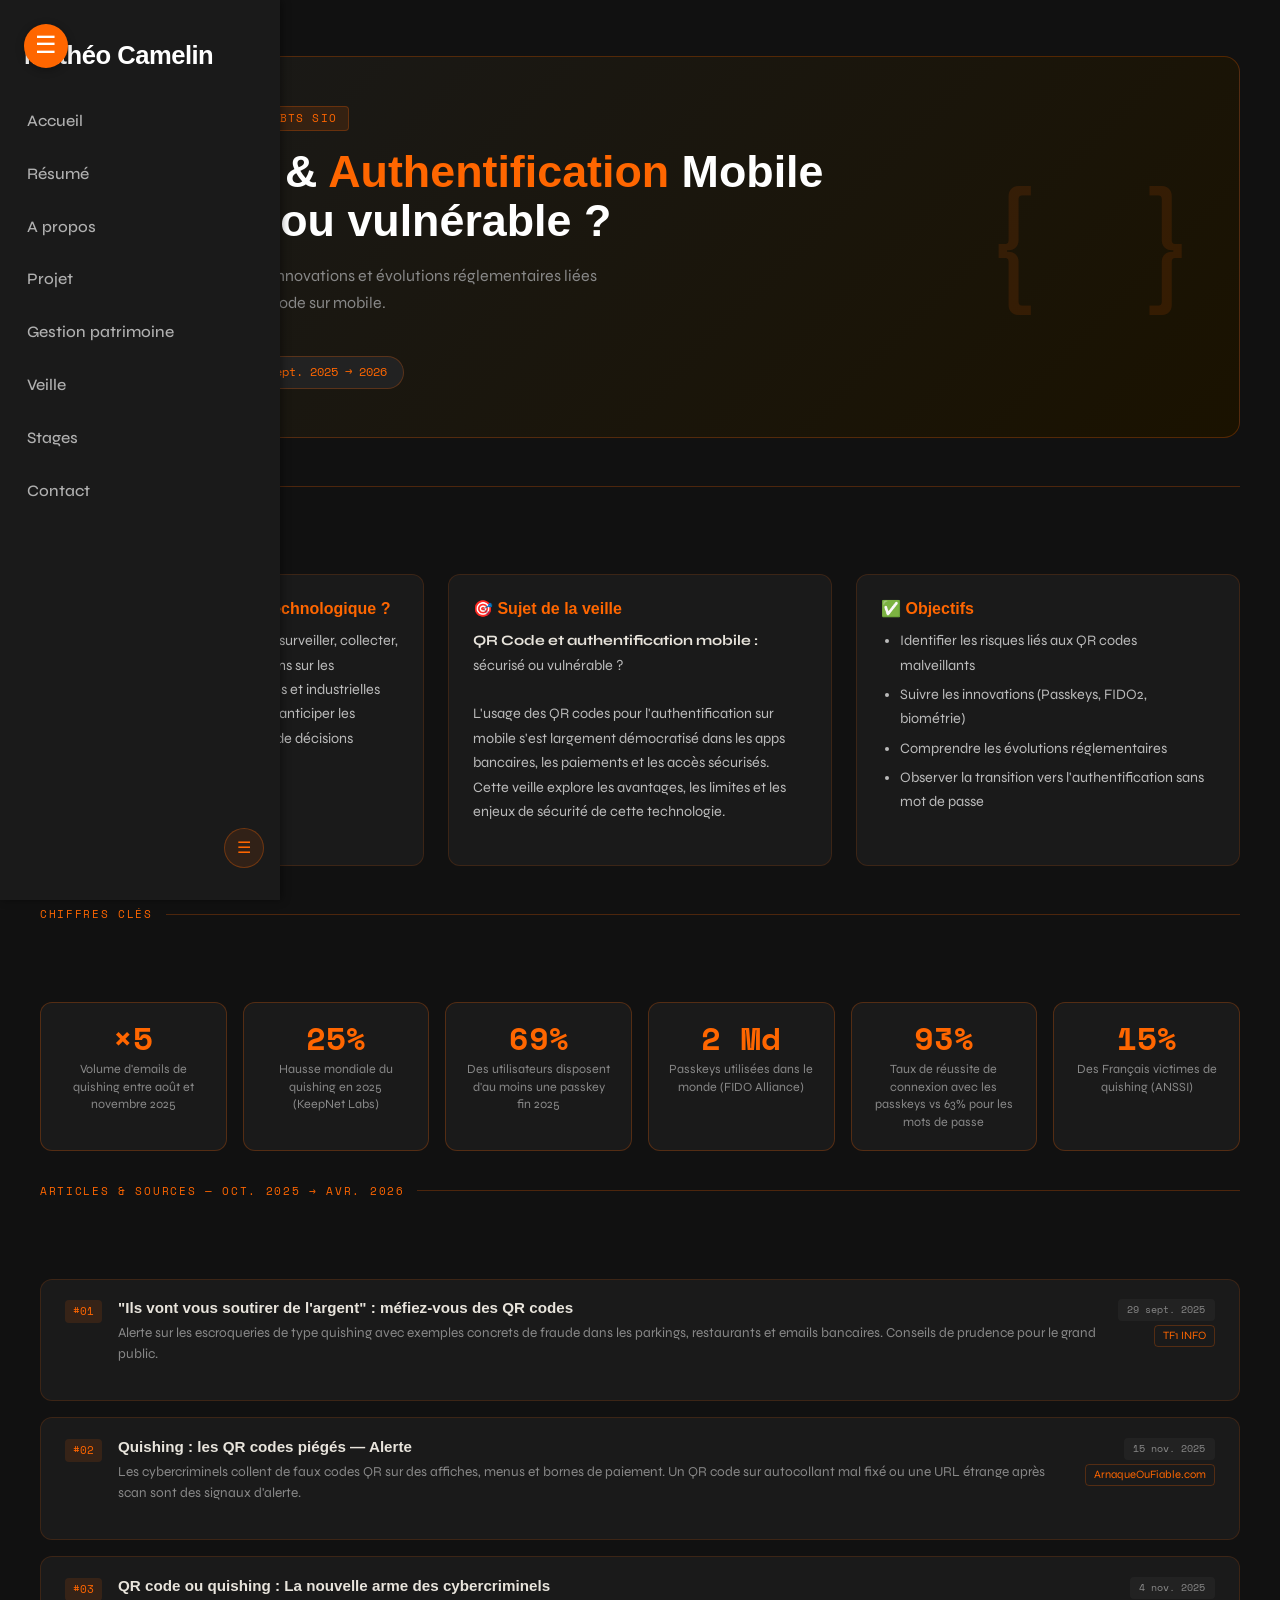
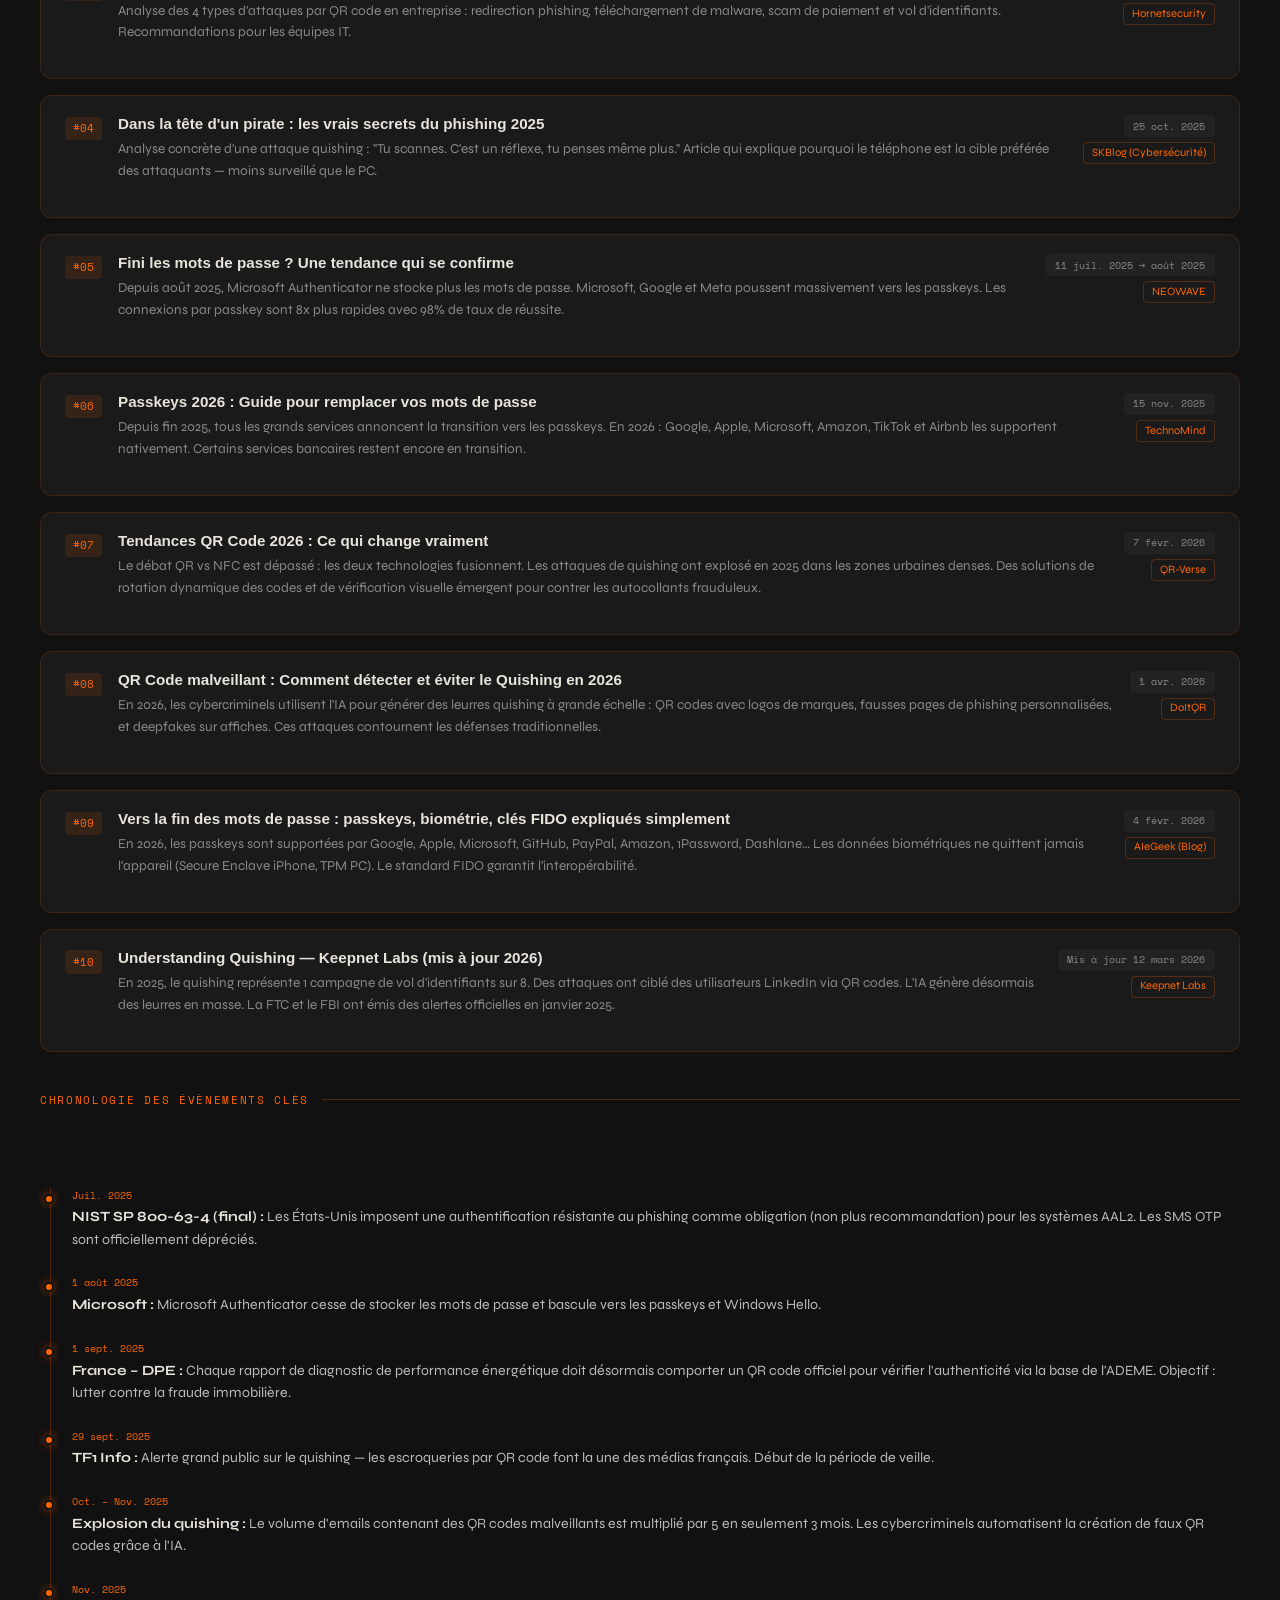
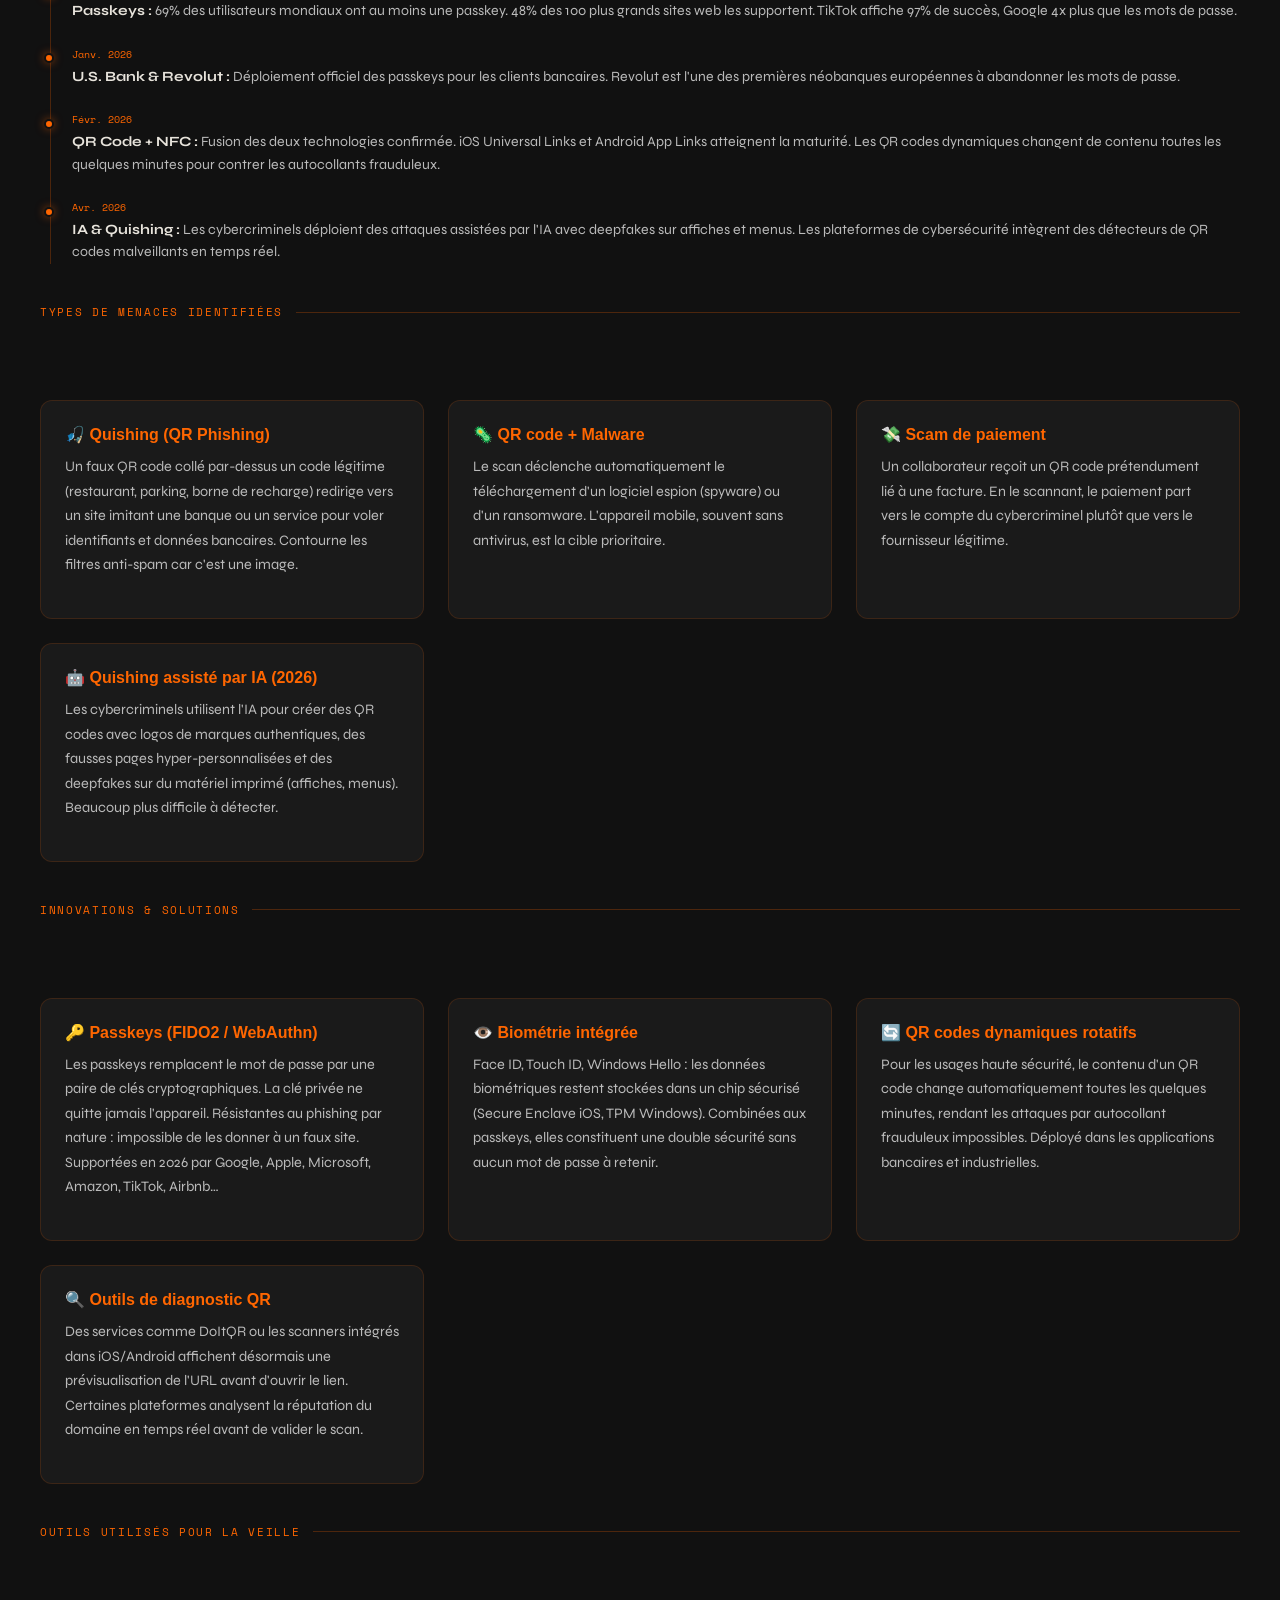
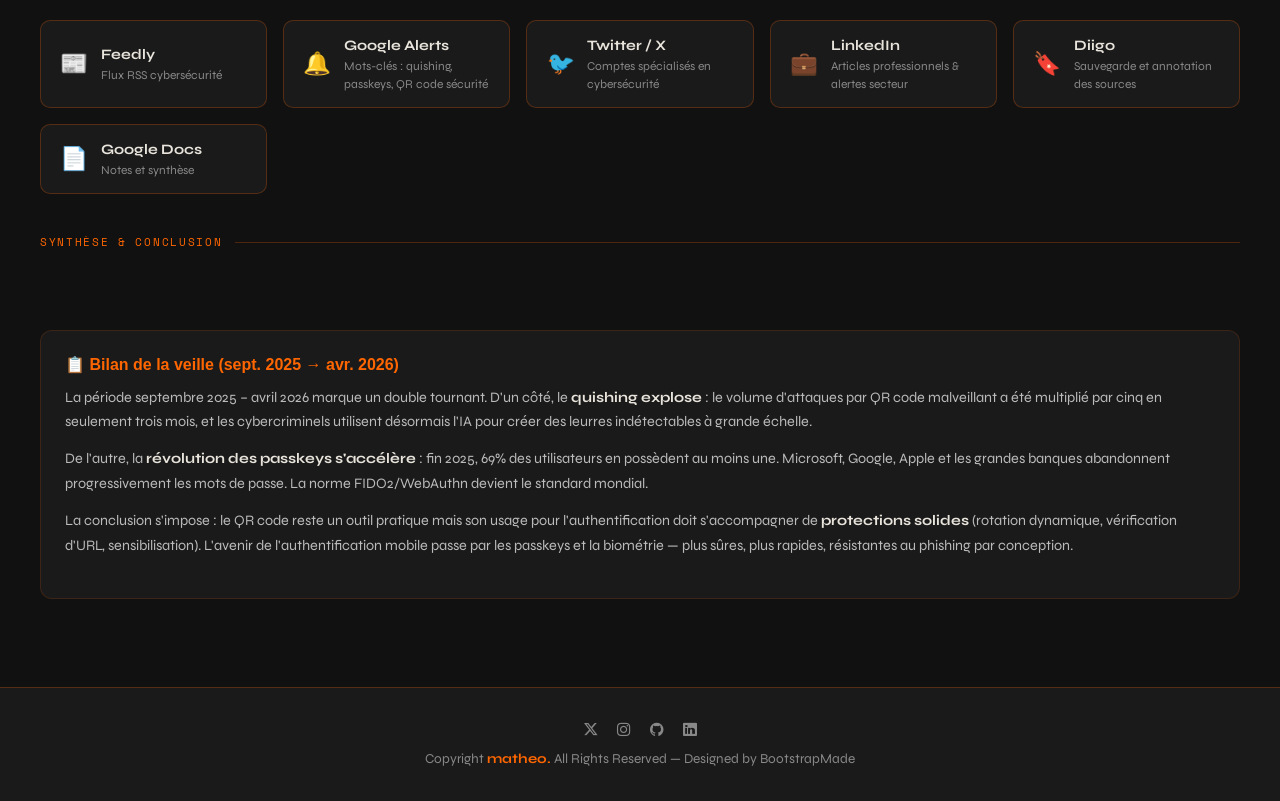
<file: veille-t.html>
<!DOCTYPE html>
<html lang="fr">

<head>
  <meta charset="utf-8">
  <meta content="width=device-width, initial-scale=1.0" name="viewport">
  <title>Veille technologique – QR Code & Authentification Mobile</title>
  <link href="assets/img/logomatheo.png" rel="icon">
  <link href="assets/vendor/bootstrap/css/bootstrap.min.css" rel="stylesheet">
  <link href="assets/vendor/bootstrap-icons/bootstrap-icons.css" rel="stylesheet">
  <link href="assets/css/main.css" rel="stylesheet">
  <link href="assets/css/sidebar-responsive.css" rel="stylesheet">
  <link href="https://fonts.googleapis.com/css2?family=Space+Mono:wght@400;700&family=Syne:wght@400;600;700;800&display=swap" rel="stylesheet">

  <style>
    :root {
      --orange: #ff6600;
      --orange-dim: rgba(255,102,0,0.12);
      --bg: #111111;
      --bg2: #1a1a1a;
      --bg3: #222222;
      --text: #e8e4dc;
      --text-dim: #888;
      --border: rgba(255,102,0,0.25);
    }

    * { box-sizing: border-box; margin: 0; padding: 0; }

    body {
      background: var(--bg);
      color: var(--text);
      font-family: 'Syne', sans-serif;
      overflow-x: hidden;
    }

    /* ─── HERO ─── */
    .hero-banner {
      background: linear-gradient(135deg, var(--bg2) 0%, #1a1200 100%);
      border: 1px solid var(--border);
      border-radius: 16px;
      padding: 3rem 2.5rem;
      margin-bottom: 2.5rem;
      position: relative;
      overflow: hidden;
    }
    .hero-banner::before {
      content: '{ }';
      position: absolute; right: 2rem; top: 50%; transform: translateY(-50%);
      font-family: 'Space Mono', monospace;
      font-size: 8rem; color: var(--orange-dim); line-height: 1;
      pointer-events: none; user-select: none;
    }
    .hero-banner .tag {
      display: inline-block;
      background: var(--orange-dim); color: var(--orange);
      border: 1px solid var(--border); border-radius: 4px;
      font-family: 'Space Mono', monospace; font-size: 0.7rem;
      padding: 0.2rem 0.7rem; letter-spacing: 0.1em;
      margin-bottom: 1rem;
    }
    .hero-banner h1 {
      font-size: clamp(1.8rem, 3.5vw, 2.8rem);
      font-weight: 800; line-height: 1.1;
      margin-bottom: 1rem;
    }
    .hero-banner h1 span { color: var(--orange); }
    .hero-banner p { color: var(--text-dim); max-width: 520px; font-size: 1rem; line-height: 1.7; }
    .period-badge {
      display: inline-flex; align-items: center; gap: 0.5rem;
      margin-top: 1.5rem;
      background: var(--bg3); border: 1px solid var(--border);
      border-radius: 999px; padding: 0.4rem 1rem;
      font-family: 'Space Mono', monospace; font-size: 0.75rem; color: var(--orange);
    }
    .period-badge .dot { width: 8px; height: 8px; border-radius: 50%; background: var(--orange); animation: pulse 1.5s infinite; }
    @keyframes pulse { 0%,100%{ opacity:1; } 50%{ opacity:0.3; } }

    /* ─── SECTION TITLES ─── */
    .section-title {
      font-family: 'Space Mono', monospace;
      font-size: 0.7rem; letter-spacing: 0.15em;
      color: var(--orange); text-transform: uppercase;
      margin-bottom: 1.2rem;
      display: flex; align-items: center; gap: 0.8rem;
    }
    .section-title::after {
      content: ''; flex: 1; height: 1px; background: var(--border);
    }

    /* ─── CARDS ─── */
    .card-grid { display: grid; grid-template-columns: repeat(auto-fit, minmax(300px,1fr)); gap: 1.5rem; margin-bottom: 2rem; }
    .card-item {
      background: var(--bg2);
      border: 1px solid rgba(255,102,0,0.15);
      border-radius: 12px;
      padding: 1.5rem;
      transition: border-color 0.2s, transform 0.2s;
    }
    .card-item:hover { border-color: var(--orange); transform: translateY(-2px); }
    .card-item h4 {
      color: var(--orange); font-size: 1rem; font-weight: 700;
      margin-bottom: 0.7rem;
      display: flex; align-items: center; gap: 0.6rem;
    }
    .card-item p, .card-item li { color: #bbb; font-size: 0.9rem; line-height: 1.7; }
    .card-item ul { padding-left: 1.2rem; }
    .card-item ul li { margin-bottom: 0.3rem; }

    /* ─── ARTICLE CARDS ─── */
    .article-list { display: flex; flex-direction: column; gap: 1rem; }
    .article-card {
      background: var(--bg2);
      border: 1px solid rgba(255,102,0,0.15);
      border-radius: 12px;
      padding: 1.2rem 1.5rem;
      display: grid;
      grid-template-columns: auto 1fr auto;
      align-items: start;
      gap: 1rem;
      transition: border-color 0.2s;
    }
    .article-card:hover { border-color: var(--orange); }
    .article-num {
      font-family: 'Space Mono', monospace;
      font-size: 0.7rem; color: var(--orange);
      background: var(--orange-dim);
      border-radius: 4px; padding: 0.2rem 0.5rem;
      white-space: nowrap; margin-top: 0.1rem;
    }
    .article-body h5 {
      font-size: 0.95rem; font-weight: 700; color: var(--text);
      margin-bottom: 0.3rem;
    }
    .article-body h5 a { color: inherit; text-decoration: none; }
    .article-body h5 a:hover { color: var(--orange); }
    .article-body p { color: var(--text-dim); font-size: 0.85rem; line-height: 1.6; }
    .article-meta {
      display: flex; flex-direction: column; align-items: flex-end; gap: 0.3rem;
    }
    .badge-date {
      font-family: 'Space Mono', monospace; font-size: 0.65rem;
      background: var(--bg3); color: var(--text-dim);
      border-radius: 4px; padding: 0.2rem 0.6rem; white-space: nowrap;
    }
    .badge-source {
      font-size: 0.7rem; color: var(--orange);
      border: 1px solid var(--border); border-radius: 4px;
      padding: 0.1rem 0.5rem; white-space: nowrap;
    }

    /* ─── STATS ─── */
    .stats-grid { display: grid; grid-template-columns: repeat(auto-fit, minmax(160px,1fr)); gap: 1rem; margin-bottom: 2rem; }
    .stat-box {
      background: var(--bg2); border: 1px solid var(--border); border-radius: 12px;
      padding: 1.2rem; text-align: center;
    }
    .stat-box .num {
      font-family: 'Space Mono', monospace;
      font-size: 2rem; font-weight: 700; color: var(--orange);
      display: block; line-height: 1;
    }
    .stat-box .label { font-size: 0.78rem; color: var(--text-dim); margin-top: 0.4rem; line-height: 1.4; }

    /* ─── TIMELINE ─── */
    .timeline { position: relative; padding-left: 2rem; }
    .timeline::before {
      content: ''; position: absolute; left: 0.6rem; top: 0; bottom: 0;
      width: 1px; background: var(--border);
    }
    .tl-item { position: relative; margin-bottom: 1.5rem; }
    .tl-item::before {
      content: ''; position: absolute; left: -1.75rem; top: 0.4rem;
      width: 10px; height: 10px; border-radius: 50%;
      background: var(--orange); border: 2px solid var(--bg);
      box-shadow: 0 0 8px rgba(255,102,0,0.5);
    }
    .tl-item .tl-date {
      font-family: 'Space Mono', monospace; font-size: 0.65rem;
      color: var(--orange); margin-bottom: 0.2rem;
    }
    .tl-item .tl-text { font-size: 0.88rem; color: #bbb; line-height: 1.6; }
    .tl-item .tl-text strong { color: var(--text); }

    /* ─── TOOLS ─── */
    .tools-grid { display: grid; grid-template-columns: repeat(auto-fit, minmax(200px,1fr)); gap: 1rem; }
    .tool-pill {
      background: var(--bg2); border: 1px solid var(--border); border-radius: 10px;
      padding: 0.9rem 1.2rem; display: flex; align-items: center; gap: 0.8rem;
    }
    .tool-pill .icon { font-size: 1.4rem; }
    .tool-pill .info .name { font-size: 0.9rem; font-weight: 700; color: var(--text); }
    .tool-pill .info .desc { font-size: 0.75rem; color: var(--text-dim); }

    /* ─── RESPONSIVE ─── */
    @media (max-width: 600px) {
      .article-card { grid-template-columns: 1fr; }
      .article-meta { flex-direction: row; align-items: center; }
    }

    /* ─── FOOTER ─── */
    footer {
      background: var(--bg2);
      border-top: 1px solid var(--border);
      padding: 2rem; text-align: center; color: var(--text-dim); font-size: 0.85rem;
    }
  </style>
</head>

<body>

  <!-- SIDEBAR -->
  <aside id="sidebar" class="sidebar sidebar-closed">
    <div class="sidebar-logo">
      <a href="index.html" style="text-decoration:none;">
        <h1 class="sitename">Mathéo Camelin</h1>
      </a>
    </div>
    <nav class="sidebar-nav">
      <ul>
        <li><a href="index.html">Accueil</a></li>
        <li><a href="resume.html">Résumé</a></li>
        <li><a href="about.html">A propos</a></li>
        <li><a href="projet.html">Projet</a></li>
        <li><a href="GP.html">Gestion patrimoine</a></li>
        <li><a href="#" class="has-submenu">Veille</a>
          <ul class="submenu">
            <li><a href="veille-t.html" class="active">Veille technologique</a></li>
            <li><a href="veille-J.html">Veille juridique</a></li>
          </ul>
        </li>
        <li><a href="Stage.html">Stages</a></li>
        <li><a href="contact.html">Contact</a></li>
      </ul>
    </nav>
    <button class="sidebar-toggle" aria-label="Ouvrir/Fermer le menu">☰</button>
  </aside>

  <button id="open-sidebar">☰</button>

  <main class="main">

    <!-- HERO -->
    <div class="hero-banner">
      <div class="tag">VEILLE TECHNOLOGIQUE — BTS SIO</div>
      <h1>QR Code &amp; <span>Authentification</span> Mobile<br>Sécurisé ou vulnérable ?</h1>
      <p>Surveillance des menaces, innovations et évolutions réglementaires liées à l'authentification par QR code sur mobile.</p>
      <div class="period-badge">
        <span class="dot"></span>
        Période couverte : 29 sept. 2025 → 2026
      </div>
    </div>

    <!-- DÉFINITIONS -->
    <div class="section-title">Définitions &amp; objectifs</div>
    <div class="card-grid" style="margin-bottom:2.5rem;">
      <div class="card-item">
        <h4>📡 Qu'est-ce qu'une veille technologique ?</h4>
        <p>La veille technologique consiste à surveiller, collecter, analyser et diffuser des informations sur les évolutions techniques, scientifiques et industrielles d'un secteur donné. Elle permet d'anticiper les innovations et de soutenir la prise de décisions stratégiques.</p>
      </div>
      <div class="card-item">
        <h4>🎯 Sujet de la veille</h4>
        <p><strong style="color:#e8e4dc;">QR Code et authentification mobile :</strong> sécurisé ou vulnérable ?<br><br>
        L'usage des QR codes pour l'authentification sur mobile s'est largement démocratisé dans les apps bancaires, les paiements et les accès sécurisés. Cette veille explore les avantages, les limites et les enjeux de sécurité de cette technologie.</p>
      </div>
      <div class="card-item">
        <h4>✅ Objectifs</h4>
        <ul>
          <li>Identifier les risques liés aux QR codes malveillants</li>
          <li>Suivre les innovations (Passkeys, FIDO2, biométrie)</li>
          <li>Comprendre les évolutions réglementaires</li>
          <li>Observer la transition vers l'authentification sans mot de passe</li>
        </ul>
      </div>
    </div>

    <!-- CHIFFRES CLÉS -->
    <div class="section-title">Chiffres clés</div>
    <div class="stats-grid">
      <div class="stat-box">
        <span class="num">×5</span>
        <div class="label">Volume d'emails de quishing entre août et novembre 2025</div>
      </div>
      <div class="stat-box">
        <span class="num">25%</span>
        <div class="label">Hausse mondiale du quishing en 2025 (KeepNet Labs)</div>
      </div>
      <div class="stat-box">
        <span class="num">69%</span>
        <div class="label">Des utilisateurs disposent d'au moins une passkey fin 2025</div>
      </div>
      <div class="stat-box">
        <span class="num">2 Md</span>
        <div class="label">Passkeys utilisées dans le monde (FIDO Alliance)</div>
      </div>
      <div class="stat-box">
        <span class="num">93%</span>
        <div class="label">Taux de réussite de connexion avec les passkeys vs 63% pour les mots de passe</div>
      </div>
      <div class="stat-box">
        <span class="num">15%</span>
        <div class="label">Des Français victimes de quishing (ANSSI)</div>
      </div>
    </div>

    <!-- ARTICLES & SOURCES -->
    <div class="section-title">Articles &amp; sources — Oct. 2025 → Avr. 2026</div>
    <div class="article-list" style="margin-bottom:2.5rem;">

      <div class="article-card">
        <div class="article-num">#01</div>
        <div class="article-body">
          <h5><a href="https://www.tf1info.fr/societe/ils-vont-vous-soutirer-de-l-argent-pourquoi-vous-devez-imperativement-vous-mefier-des-qr-code-2397455.html" target="_blank">"Ils vont vous soutirer de l'argent" : méfiez-vous des QR codes</a></h5>
          <p>Alerte sur les escroqueries de type quishing avec exemples concrets de fraude dans les parkings, restaurants et emails bancaires. Conseils de prudence pour le grand public.</p>
        </div>
        <div class="article-meta">
          <span class="badge-date">29 sept. 2025</span>
          <span class="badge-source">TF1 INFO</span>
        </div>
      </div>

      <div class="article-card">
        <div class="article-num">#02</div>
        <div class="article-body">
          <h5><a href="https://arnaqueoufiable.com/alertes/quishing-les-qr-codes-pieges/" target="_blank">Quishing : les QR codes piégés — Alerte</a></h5>
          <p>Les cybercriminels collent de faux codes QR sur des affiches, menus et bornes de paiement. Un QR code sur autocollant mal fixé ou une URL étrange après scan sont des signaux d'alerte.</p>
        </div>
        <div class="article-meta">
          <span class="badge-date">15 nov. 2025</span>
          <span class="badge-source">ArnaqueOuFiable.com</span>
        </div>
      </div>

      <div class="article-card">
        <div class="article-num">#03</div>
        <div class="article-body">
          <h5><a href="https://www.hornetsecurity.com/fr/blog/qr-code-phishing/" target="_blank">QR code ou quishing : La nouvelle arme des cybercriminels</a></h5>
          <p>Analyse des 4 types d'attaques par QR code en entreprise : redirection phishing, téléchargement de malware, scam de paiement et vol d'identifiants. Recommandations pour les équipes IT.</p>
        </div>
        <div class="article-meta">
          <span class="badge-date">4 nov. 2025</span>
          <span class="badge-source">Hornetsecurity</span>
        </div>
      </div>

      <div class="article-card">
        <div class="article-num">#04</div>
        <div class="article-body">
          <h5><a href="https://www.skblog.dev/cybersecurite/dans-tete-pirate-vrais-secrets-phishing-2025/" target="_blank">Dans la tête d'un pirate : les vrais secrets du phishing 2025</a></h5>
          <p>Analyse concrète d'une attaque quishing : "Tu scannes. C'est un réflexe, tu penses même plus." Article qui explique pourquoi le téléphone est la cible préférée des attaquants — moins surveillé que le PC.</p>
        </div>
        <div class="article-meta">
          <span class="badge-date">25 oct. 2025</span>
          <span class="badge-source">SKBlog (Cybersécurité)</span>
        </div>
      </div>

      <div class="article-card">
        <div class="article-num">#05</div>
        <div class="article-body">
          <h5><a href="https://neowave.fr/fr/fini-les-mots-de-passe-une-tendance-qui-se-confirme/" target="_blank">Fini les mots de passe ? Une tendance qui se confirme</a></h5>
          <p>Depuis août 2025, Microsoft Authenticator ne stocke plus les mots de passe. Microsoft, Google et Meta poussent massivement vers les passkeys. Les connexions par passkey sont 8x plus rapides avec 98% de taux de réussite.</p>
        </div>
        <div class="article-meta">
          <span class="badge-date">11 juil. 2025 → août 2025</span>
          <span class="badge-source">NEOWAVE</span>
        </div>
      </div>

      <div class="article-card">
        <div class="article-num">#06</div>
        <div class="article-body">
          <h5><a href="https://technomind.fr/2025/11/15/passkeys-2026-activer-partout/" target="_blank">Passkeys 2026 : Guide pour remplacer vos mots de passe</a></h5>
          <p>Depuis fin 2025, tous les grands services annoncent la transition vers les passkeys. En 2026 : Google, Apple, Microsoft, Amazon, TikTok et Airbnb les supportent nativement. Certains services bancaires restent encore en transition.</p>
        </div>
        <div class="article-meta">
          <span class="badge-date">15 nov. 2025</span>
          <span class="badge-source">TechnoMind</span>
        </div>
      </div>

      <div class="article-card">
        <div class="article-num">#07</div>
        <div class="article-body">
          <h5><a href="https://qr-verse.com/fr/blog/tendances-code-qr-2026" target="_blank">Tendances QR Code 2026 : Ce qui change vraiment</a></h5>
          <p>Le débat QR vs NFC est dépassé : les deux technologies fusionnent. Les attaques de quishing ont explosé en 2025 dans les zones urbaines denses. Des solutions de rotation dynamique des codes et de vérification visuelle émergent pour contrer les autocollants frauduleux.</p>
        </div>
        <div class="article-meta">
          <span class="badge-date">7 févr. 2026</span>
          <span class="badge-source">QR-Verse</span>
        </div>
      </div>

      <div class="article-card">
        <div class="article-num">#08</div>
        <div class="article-body">
          <h5><a href="https://doitqr.com/fr/qr-code-malveillant-quishing" target="_blank">QR Code malveillant : Comment détecter et éviter le Quishing en 2026</a></h5>
          <p>En 2026, les cybercriminels utilisent l'IA pour générer des leurres quishing à grande échelle : QR codes avec logos de marques, fausses pages de phishing personnalisées, et deepfakes sur affiches. Ces attaques contournent les défenses traditionnelles.</p>
        </div>
        <div class="article-meta">
          <span class="badge-date">1 avr. 2026</span>
          <span class="badge-source">DoItQR</span>
        </div>
      </div>

      <div class="article-card">
        <div class="article-num">#09</div>
        <div class="article-body">
          <h5><a href="https://aiegeek.wordpress.com/2026/02/04/vers-la-fin-des-mots-de-passe-passkeys-biometrie-cles-fido-expliques-simplement/" target="_blank">Vers la fin des mots de passe : passkeys, biométrie, clés FIDO expliqués simplement</a></h5>
          <p>En 2026, les passkeys sont supportées par Google, Apple, Microsoft, GitHub, PayPal, Amazon, 1Password, Dashlane… Les données biométriques ne quittent jamais l'appareil (Secure Enclave iPhone, TPM PC). Le standard FIDO garantit l'interopérabilité.</p>
        </div>
        <div class="article-meta">
          <span class="badge-date">4 févr. 2026</span>
          <span class="badge-source">AIeGeek (Blog)</span>
        </div>
      </div>

      <div class="article-card">
        <div class="article-num">#10</div>
        <div class="article-body">
          <h5><a href="https://keepnetlabs.com/blog/understanding-quishing" target="_blank">Understanding Quishing — Keepnet Labs (mis à jour 2026)</a></h5>
          <p>En 2025, le quishing représente 1 campagne de vol d'identifiants sur 8. Des attaques ont ciblé des utilisateurs LinkedIn via QR codes. L'IA génère désormais des leurres en masse. La FTC et le FBI ont émis des alertes officielles en janvier 2025.</p>
        </div>
        <div class="article-meta">
          <span class="badge-date">Mis à jour 12 mars 2026</span>
          <span class="badge-source">Keepnet Labs</span>
        </div>
      </div>

    </div>

    <!-- CHRONOLOGIE -->
    <div class="section-title">Chronologie des évènements clés</div>
    <div class="timeline" style="margin-bottom:2.5rem;">
      <div class="tl-item">
        <div class="tl-date">Juil. 2025</div>
        <div class="tl-text"><strong>NIST SP 800-63-4 (final) :</strong> Les États-Unis imposent une authentification résistante au phishing comme obligation (non plus recommandation) pour les systèmes AAL2. Les SMS OTP sont officiellement dépréciés.</div>
      </div>
      <div class="tl-item">
        <div class="tl-date">1 août 2025</div>
        <div class="tl-text"><strong>Microsoft :</strong> Microsoft Authenticator cesse de stocker les mots de passe et bascule vers les passkeys et Windows Hello.</div>
      </div>
      <div class="tl-item">
        <div class="tl-date">1 sept. 2025</div>
        <div class="tl-text"><strong>France – DPE :</strong> Chaque rapport de diagnostic de performance énergétique doit désormais comporter un QR code officiel pour vérifier l'authenticité via la base de l'ADEME. Objectif : lutter contre la fraude immobilière.</div>
      </div>
      <div class="tl-item">
        <div class="tl-date">29 sept. 2025</div>
        <div class="tl-text"><strong>TF1 Info :</strong> Alerte grand public sur le quishing — les escroqueries par QR code font la une des médias français. Début de la période de veille.</div>
      </div>
      <div class="tl-item">
        <div class="tl-date">Oct. – Nov. 2025</div>
        <div class="tl-text"><strong>Explosion du quishing :</strong> Le volume d'emails contenant des QR codes malveillants est multiplié par 5 en seulement 3 mois. Les cybercriminels automatisent la création de faux QR codes grâce à l'IA.</div>
      </div>
      <div class="tl-item">
        <div class="tl-date">Nov. 2025</div>
        <div class="tl-text"><strong>Passkeys :</strong> 69% des utilisateurs mondiaux ont au moins une passkey. 48% des 100 plus grands sites web les supportent. TikTok affiche 97% de succès, Google 4x plus que les mots de passe.</div>
      </div>
      <div class="tl-item">
        <div class="tl-date">Janv. 2026</div>
        <div class="tl-text"><strong>U.S. Bank &amp; Revolut :</strong> Déploiement officiel des passkeys pour les clients bancaires. Revolut est l'une des premières néobanques européennes à abandonner les mots de passe.</div>
      </div>
      <div class="tl-item">
        <div class="tl-date">Févr. 2026</div>
        <div class="tl-text"><strong>QR Code + NFC :</strong> Fusion des deux technologies confirmée. iOS Universal Links et Android App Links atteignent la maturité. Les QR codes dynamiques changent de contenu toutes les quelques minutes pour contrer les autocollants frauduleux.</div>
      </div>
      <div class="tl-item">
        <div class="tl-date">Avr. 2026</div>
        <div class="tl-text"><strong>IA &amp; Quishing :</strong> Les cybercriminels déploient des attaques assistées par l'IA avec deepfakes sur affiches et menus. Les plateformes de cybersécurité intègrent des détecteurs de QR codes malveillants en temps réel.</div>
      </div>
    </div>

    <!-- MENACES -->
    <div class="section-title">Types de menaces identifiées</div>
    <div class="card-grid" style="margin-bottom:2.5rem;">
      <div class="card-item">
        <h4>🎣 Quishing (QR Phishing)</h4>
        <p>Un faux QR code collé par-dessus un code légitime (restaurant, parking, borne de recharge) redirige vers un site imitant une banque ou un service pour voler identifiants et données bancaires. Contourne les filtres anti-spam car c'est une image.</p>
      </div>
      <div class="card-item">
        <h4>🦠 QR code + Malware</h4>
        <p>Le scan déclenche automatiquement le téléchargement d'un logiciel espion (spyware) ou d'un ransomware. L'appareil mobile, souvent sans antivirus, est la cible prioritaire.</p>
      </div>
      <div class="card-item">
        <h4>💸 Scam de paiement</h4>
        <p>Un collaborateur reçoit un QR code prétendument lié à une facture. En le scannant, le paiement part vers le compte du cybercriminel plutôt que vers le fournisseur légitime.</p>
      </div>
      <div class="card-item">
        <h4>🤖 Quishing assisté par IA (2026)</h4>
        <p>Les cybercriminels utilisent l'IA pour créer des QR codes avec logos de marques authentiques, des fausses pages hyper-personnalisées et des deepfakes sur du matériel imprimé (affiches, menus). Beaucoup plus difficile à détecter.</p>
      </div>
    </div>

    <!-- INNOVATIONS / SOLUTIONS -->
    <div class="section-title">Innovations &amp; solutions</div>
    <div class="card-grid" style="margin-bottom:2.5rem;">
      <div class="card-item">
        <h4>🔑 Passkeys (FIDO2 / WebAuthn)</h4>
        <p>Les passkeys remplacent le mot de passe par une paire de clés cryptographiques. La clé privée ne quitte jamais l'appareil. Résistantes au phishing par nature : impossible de les donner à un faux site. Supportées en 2026 par Google, Apple, Microsoft, Amazon, TikTok, Airbnb…</p>
      </div>
      <div class="card-item">
        <h4>👁️ Biométrie intégrée</h4>
        <p>Face ID, Touch ID, Windows Hello : les données biométriques restent stockées dans un chip sécurisé (Secure Enclave iOS, TPM Windows). Combinées aux passkeys, elles constituent une double sécurité sans aucun mot de passe à retenir.</p>
      </div>
      <div class="card-item">
        <h4>🔄 QR codes dynamiques rotatifs</h4>
        <p>Pour les usages haute sécurité, le contenu d'un QR code change automatiquement toutes les quelques minutes, rendant les attaques par autocollant frauduleux impossibles. Déployé dans les applications bancaires et industrielles.</p>
      </div>
      <div class="card-item">
        <h4>🔍 Outils de diagnostic QR</h4>
        <p>Des services comme DoItQR ou les scanners intégrés dans iOS/Android affichent désormais une prévisualisation de l'URL avant d'ouvrir le lien. Certaines plateformes analysent la réputation du domaine en temps réel avant de valider le scan.</p>
      </div>
    </div>

    <!-- OUTILS DE VEILLE -->
    <div class="section-title">Outils utilisés pour la veille</div>
    <div class="tools-grid" style="margin-bottom:2.5rem;">
      <div class="tool-pill">
        <div class="icon">📰</div>
        <div class="info">
          <div class="name">Feedly</div>
          <div class="desc">Flux RSS cybersécurité</div>
        </div>
      </div>
      <div class="tool-pill">
        <div class="icon">🔔</div>
        <div class="info">
          <div class="name">Google Alerts</div>
          <div class="desc">Mots-clés : quishing, passkeys, QR code sécurité</div>
        </div>
      </div>
      <div class="tool-pill">
        <div class="icon">🐦</div>
        <div class="info">
          <div class="name">Twitter / X</div>
          <div class="desc">Comptes spécialisés en cybersécurité</div>
        </div>
      </div>
      <div class="tool-pill">
        <div class="icon">💼</div>
        <div class="info">
          <div class="name">LinkedIn</div>
          <div class="desc">Articles professionnels &amp; alertes secteur</div>
        </div>
      </div>
      <div class="tool-pill">
        <div class="icon">🔖</div>
        <div class="info">
          <div class="name">Diigo</div>
          <div class="desc">Sauvegarde et annotation des sources</div>
        </div>
      </div>
      <div class="tool-pill">
        <div class="icon">📄</div>
        <div class="info">
          <div class="name">Google Docs</div>
          <div class="desc">Notes et synthèse</div>
        </div>
      </div>
    </div>

    <!-- CONCLUSION -->
    <div class="section-title">Synthèse &amp; conclusion</div>
    <div class="card-item" style="margin-bottom:2rem;">
      <h4>📋 Bilan de la veille (sept. 2025 → avr. 2026)</h4>
      <p style="margin-bottom:0.8rem;">La période septembre 2025 – avril 2026 marque un double tournant. D'un côté, le <strong style="color:#e8e4dc;">quishing explose</strong> : le volume d'attaques par QR code malveillant a été multiplié par cinq en seulement trois mois, et les cybercriminels utilisent désormais l'IA pour créer des leurres indétectables à grande échelle.</p>
      <p style="margin-bottom:0.8rem;">De l'autre, la <strong style="color:#e8e4dc;">révolution des passkeys s'accélère</strong> : fin 2025, 69% des utilisateurs en possèdent au moins une. Microsoft, Google, Apple et les grandes banques abandonnent progressivement les mots de passe. La norme FIDO2/WebAuthn devient le standard mondial.</p>
      <p>La conclusion s'impose : le QR code reste un outil pratique mais son usage pour l'authentification doit s'accompagner de <strong style="color:#e8e4dc;">protections solides</strong> (rotation dynamique, vérification d'URL, sensibilisation). L'avenir de l'authentification mobile passe par les passkeys et la biométrie — plus sûres, plus rapides, résistantes au phishing par conception.</p>
    </div>

  </main>

  <footer id="footer">
    <div style="margin-bottom:0.5rem;">
      <a href="https://x.com/matheo0?s=21" style="color:var(--text-dim);margin:0 0.5rem;text-decoration:none;" target="_blank"><i class="bi bi-twitter-x"></i></a>
      <a href="https://www.instagram.com/matheo_photography" style="color:var(--text-dim);margin:0 0.5rem;text-decoration:none;" target="_blank"><i class="bi bi-instagram"></i></a>
      <a href="https://github.com/PierreBriceCK" style="color:var(--text-dim);margin:0 0.5rem;text-decoration:none;" target="_blank"><i class="bi bi-github"></i></a>
      <a href="https://www.linkedin.com/in/pierre-brice-chane-kane-06a364330" style="color:var(--text-dim);margin:0 0.5rem;text-decoration:none;" target="_blank"><i class="bi bi-linkedin"></i></a>
    </div>
    <div>Copyright <strong style="color:var(--orange)">matheo.</strong> All Rights Reserved — Designed by <a href="https://bootstrapmade.com/" style="color:var(--text-dim);">BootstrapMade</a></div>
  </footer>

  <script src="assets/vendor/bootstrap/js/bootstrap.bundle.min.js"></script>
  <script src="assets/js/main.js"></script>
  <script>
    document.addEventListener('DOMContentLoaded', function () {
      // Sous-menus
      document.querySelectorAll('.has-submenu').forEach(function (el) {
        el.addEventListener('click', function (e) {
          e.preventDefault();
          this.parentElement.classList.toggle('open');
        });
      });
      // Sidebar toggle
      const sidebar = document.getElementById('sidebar');
      const toggleBtn = document.querySelector('.sidebar-toggle');
      const openBtn = document.getElementById('open-sidebar');
      function updateBtn() {
        openBtn.style.display = sidebar.classList.contains('sidebar-closed') ? 'block' : 'none';
        document.querySelector('main.main').style.marginLeft = sidebar.classList.contains('sidebar-closed') ? '0' : '260px';
        document.querySelector('footer').style.marginLeft = sidebar.classList.contains('sidebar-closed') ? '0' : '260px';
      }
      toggleBtn.addEventListener('click', function () {
        sidebar.classList.toggle('sidebar-closed');
        updateBtn();
      });
      openBtn.addEventListener('click', function () {
        sidebar.classList.remove('sidebar-closed');
        updateBtn();
      });
      updateBtn();
    });
  </script>

</body>
</html>
</file>
<file: assets/css/sidebar-responsive.css>
/* Sidebar Responsive Layout */
* {
  margin: 0;
  padding: 0;
  box-sizing: border-box;
}

body {
  margin: 0;
  padding: 0;
  min-height: 100vh;
  background: #181818;
  color: #fff;
  font-family: 'Poppins', Arial, sans-serif;
}

/* Desktop Sidebar (260px fixed) */
.sidebar {
  position: fixed;
  top: 0;
  left: 0;
  width: 260px;
  height: 100vh;
  background: #1a1a1a;
  display: flex;
  flex-direction: column;
  z-index: 1000;
  transition: transform 0.3s;
  box-shadow: 2px 0 8px rgba(0, 0, 0, 0.4);
}

.sidebar-logo {
  padding: 2.5rem 1.5rem 1.5rem;
  text-align: left;
}

.sidebar-logo h1 {
  color: #fff;
  font-size: 1.6rem;
  margin: 0;
  font-weight: 700;
  letter-spacing: -0.5px;
}

.sidebar-logo a {
  text-decoration: none;
  color: #fff;
}

.sidebar-nav ul {
  list-style: none;
  padding: 0;
  margin: 0;
  flex: 1;
}

.sidebar-nav ul li {
  margin: 0;
}

.sidebar-nav ul li a {
  color: #b0b0b0;
  text-decoration: none;
  font-size: 0.95rem;
  font-weight: 500;
  padding: 0.9rem 1.5rem;
  display: block;
  border-left: 3px solid transparent;
  transition: all 0.2s ease;
}

.sidebar-nav ul li a:hover,
.sidebar-nav ul li a.active {
  color: #ff6600;
  background: rgba(255, 102, 0, 0.08);
  border-left-color: #ff6600;
}

.sidebar-nav ul li .submenu {
  display: none;
  list-style: none;
  padding: 0;
  margin: 0;
}

.sidebar-nav ul li .submenu li a {
  padding-left: 3rem;
  font-size: 0.9rem;
}

.sidebar-nav ul li.open > .submenu {
  display: block;
}

.sidebar-toggle {
  position: absolute;
  right: 1rem;
  bottom: 2rem;
  background: rgba(255, 102, 0, 0.1);
  color: #ff6600;
  border: 1px solid rgba(255, 102, 0, 0.3);
  border-radius: 50%;
  width: 40px;
  height: 40px;
  cursor: pointer;
  display: flex;
  align-items: center;
  justify-content: center;
  transition: all 0.2s ease;
}

.sidebar-toggle:hover {
  background: rgba(255, 102, 0, 0.15);
}

/* Open Sidebar Button (Mobile/Tablet) */
#open-sidebar {
  position: fixed;
  top: 24px;
  left: 24px;
  z-index: 1100;
  background: #ff6600;
  color: #fff;
  border: none;
  border-radius: 50%;
  width: 44px;
  height: 44px;
  font-size: 1.5rem;
  box-shadow: 0 2px 8px rgba(0, 0, 0, 0.3);
  cursor: pointer;
  display: none;
  align-items: center;
  justify-content: center;
  transition: all 0.2s ease;
}

#open-sidebar:hover {
  background: #ff8c2e;
}

/* Main Content */
main.main {
  margin-left: 260px;
  transition: margin-left 0.3s ease;
  padding: 3rem 2rem;
}

/* ===== TABLET BREAKPOINT (900px and below) ===== */
@media (max-width: 900px) {
  .sidebar {
    width: 100vw;
    height: auto;
    flex-direction: row;
    align-items: flex-start;
    padding-bottom: 0.5rem;
    position: fixed;
    top: 0;
    left: 0;
    border-bottom: 1px solid rgba(255, 102, 0, 0.2);
    box-shadow: 0 2px 8px rgba(0, 0, 0, 0.3);
  }

  .sidebar.sidebar-closed {
    transform: translateY(-100%);
  }

  .sidebar-logo {
    padding: 1rem 1rem 0 1rem;
    flex-shrink: 0;
  }

  .sidebar-logo h1 {
    font-size: 1.4rem;
  }

  .sidebar-nav {
    flex: 1;
    overflow-y: auto;
    max-height: calc(100vh - 80px);
  }

  .sidebar-nav ul {
    display: flex;
    flex-direction: column;
    width: 100%;
  }

  .sidebar-nav ul li {
    margin: 0.3rem 0;
  }

  .sidebar-toggle {
    right: 1rem;
    bottom: 1rem;
  }

  main.main {
    margin-left: 0;
    margin-top: 80px;
    padding: 2rem 1.5rem;
  }

  #open-sidebar {
    display: flex;
    width: 40px;
    height: 40px;
    font-size: 1.2rem;
  }

  .sidebar.sidebar-closed ~ main.main {
    margin-top: 80px;
  }
}

/* ===== MOBILE BREAKPOINT (768px and below) ===== */
@media (max-width: 768px) {
  .sidebar {
    width: 100vw;
    height: auto;
    position: fixed;
    top: 0;
    left: 0;
    z-index: 1000;
  }

  .sidebar-logo h1 {
    font-size: 1.2rem;
  }

  .sidebar-nav ul li a {
    font-size: 0.9rem;
    padding: 0.7rem 1rem;
  }

  .sidebar-logo {
    padding: 0.8rem 1rem 0 1rem;
  }

  main.main {
    margin-left: 0;
    margin-top: 60px;
    padding: 1.5rem 1rem;
  }

  #open-sidebar {
    top: 20px;
    left: 20px;
    width: 40px;
    height: 40px;
    font-size: 1.1rem;
  }
}

/* ===== SMALL MOBILE BREAKPOINT (480px and below) ===== */
@media (max-width: 480px) {
  .sidebar-logo h1 {
    font-size: 1rem;
  }

  .sidebar-nav ul li a {
    font-size: 0.85rem;
    padding: 0.6rem 0.8rem;
  }

  .sidebar-logo {
    padding: 0.6rem 0.8rem 0 0.8rem;
  }

  main.main {
    margin-left: 0;
    margin-top: 55px;
    padding: 1rem 0.8rem;
  }

  #open-sidebar {
    top: 16px;
    left: 16px;
    width: 36px;
    height: 36px;
    font-size: 1rem;
  }

  .sidebar-toggle {
    right: 0.8rem;
    bottom: 1rem;
    width: 36px;
    height: 36px;
    font-size: 0.9rem;
  }
}

/* ===== EXTRA LARGE DESKTOP (1200px and above) ===== */
@media (min-width: 1200px) {
  .sidebar {
    width: 280px;
  }

  main.main {
    margin-left: 280px;
    padding: 3.5rem 2.5rem;
  }

  .sidebar-nav ul li a {
    font-size: 1rem;
  }
}
</file>
<file: assets/css/main.css>
/**
* Template Name: Personal
* Template URL: https://bootstrapmade.com/personal-free-resume-bootstrap-template/
* Updated: Mar 05 2025 with Bootstrap v5.3.3
* Author: BootstrapMade.com
* License: https://bootstrapmade.com/license/
*/

/*--------------------------------------------------------------
# Font & Color Variables
# Help: https://bootstrapmade.com/color-system/
--------------------------------------------------------------*/
/* Fonts */
:root {
  --default-font: "Roboto",  system-ui, -apple-system, "Segoe UI", Roboto, "Helvetica Neue", Arial, "Noto Sans", "Liberation Sans", sans-serif, "Apple Color Emoji", "Segoe UI Emoji", "Segoe UI Symbol", "Noto Color Emoji";
  --heading-font: "Raleway",  sans-serif;
  --nav-font: "Poppins",  sans-serif;
}

/* Global Colors - The following color variables are used throughout the website. Updating them here will change the color scheme of the entire website */
:root { 
  --background-color: #000000; /* Background color for the entire website, including individual sections */
  --default-color: #fafafa; /* Default color used for the majority of the text content across the entire website */
  --heading-color: #ffffff; /* Color for headings, subheadings and title throughout the website */
  --accent-color: #18d26e; /* Accent color that represents your brand on the website. It's used for buttons, links, and other elements that need to stand out */
  --surface-color: #1a1a1a; /* The surface color is used as a background of boxed elements within sections, such as cards, icon boxes, or other elements that require a visual separation from the global background. */
  --contrast-color: #000000; /* Contrast color for text, ensuring readability against backgrounds of accent, heading, or default colors. */
}

/* Nav Menu Colors - The following color variables are used specifically for the navigation menu. They are separate from the global colors to allow for more customization options */
:root {
  --nav-color: #fafafa;  /* The default color of the main navmenu links */
  --nav-hover-color: #18d26e; /* Applied to main navmenu links when they are hovered over or active */
  --nav-mobile-background-color: #1a1a1a; /* Used as the background color for mobile navigation menu */
  --nav-dropdown-background-color: #1a1a1a; /* Used as the background color for dropdown items that appear when hovering over primary navigation items */
  --nav-dropdown-color: #fafafa; /* Used for navigation links of the dropdown items in the navigation menu. */
  --nav-dropdown-hover-color: #18d26e; /* Similar to --nav-hover-color, this color is applied to dropdown navigation links when they are hovered over. */
}

/* Color Presets - These classes override global colors when applied to any section or element, providing reuse of the sam color scheme. */

.light-background {
  --background-color: #1a1a1a;
  --surface-color: #343434;
}

.dark-background {
  --background-color: rgba(15, 15, 15, 0.975);
  --default-color: #ffffff;
  --heading-color: #ffffff;
  --surface-color: #292929f9;
  --contrast-color: #000000;
}

/* Smooth scroll */
:root {
  scroll-behavior: smooth;
}

/*--------------------------------------------------------------
# General Styling & Shared Classes
--------------------------------------------------------------*/
body {
  color: var(--default-color);
  background-color: var(--background-color);
  font-family: var(--default-font);
}

a {
  color: var(--accent-color);
  text-decoration: none;
  transition: 0.3s;
}

a:hover {
  color: color-mix(in srgb, var(--accent-color), transparent 25%);
  text-decoration: none;
}

h1,
h2,
h3,
h4,
h5,
h6 {
  color: var(--heading-color);
  font-family: var(--heading-font);
}

/* PHP Email Form Messages
------------------------------*/
.php-email-form .error-message {
  display: none;
  background: #df1529;
  color: #ffffff;
  text-align: left;
  padding: 15px;
  margin-bottom: 24px;
  font-weight: 600;
}

.php-email-form .sent-message {
  display: none;
  color: #ffffff;
  background: #059652;
  text-align: center;
  padding: 15px;
  margin-bottom: 24px;
  font-weight: 600;
}

.php-email-form .loading {
  display: none;
  background: var(--surface-color);
  text-align: center;
  padding: 15px;
  margin-bottom: 24px;
}

.php-email-form .loading:before {
  content: "";
  display: inline-block;
  border-radius: 50%;
  width: 24px;
  height: 24px;
  margin: 0 10px -6px 0;
  border: 3px solid var(--accent-color);
  border-top-color: var(--surface-color);
  animation: php-email-form-loading 1s linear infinite;
}

@keyframes php-email-form-loading {
  0% {
    transform: rotate(0deg);
  }

  100% {
    transform: rotate(360deg);
  }
}

/*--------------------------------------------------------------
# Global Header
--------------------------------------------------------------*/
.header {
  --background-color: rgba(0, 0, 0, 0);
  color: var(--default-color);
  background-color: var(--background-color);
  padding: 15px 0;
  transition: all 0.5s;
  z-index: 997;
}

.header .logo {
  line-height: 1;
}

.header .logo img {
  max-height: 32px;
  margin-right: 8px;
}

.header .logo h1 {
  font-size: 30px;
  margin: 0;
  font-weight: 700;
  color: var(--heading-color);
}

.scrolled .header {
  box-shadow: 0px 0 18px rgba(0, 0, 0, 0.1);
}

/* Global Header on Scroll
------------------------------*/
.scrolled .header {
  --background-color: rgba(0, 0, 0, 0.8);
}

/*--------------------------------------------------------------
# Navigation Menu
--------------------------------------------------------------*/
/* Desktop Navigation */
@media (min-width: 1200px) {
  .navmenu {
    padding: 0;
  }

  .navmenu ul {
    margin: 0;
    padding: 0;
    display: flex;
    list-style: none;
    align-items: center;
  }

  .navmenu li {
    position: relative;
  }

  .navmenu>ul>li {
    white-space: nowrap;
    padding: 15px 14px;
  }

  .navmenu>ul>li:last-child {
    padding-right: 0;
  }

  .navmenu a,
  .navmenu a:focus {
    color: var(--nav-color);
    font-size: 15px;
    padding: 0 2px;
    font-family: var(--nav-font);
    font-weight: 400;
    display: flex;
    align-items: center;
    justify-content: space-between;
    white-space: nowrap;
    transition: 0.3s;
    position: relative;
  }

  .navmenu a i,
  .navmenu a:focus i {
    font-size: 12px;
    line-height: 0;
    margin-left: 5px;
    transition: 0.3s;
  }

  .navmenu>ul>li>a:before {
    content: "";
    position: absolute;
    height: 2px;
    bottom: -6px;
    left: 0;
    background-color: var(--nav-hover-color);
    visibility: hidden;
    width: 0px;
    transition: all 0.3s ease-in-out 0s;
  }

  .navmenu a:hover:before,
  .navmenu li:hover>a:before,
  .navmenu .active:before {
    visibility: visible;
    width: 25px;
  }

  .navmenu li:hover>a,
  .navmenu .active,
  .navmenu .active:focus {
    color: var(--nav-hover-color);
  }

  .navmenu .dropdown ul {
    margin: 0;
    padding: 10px 0;
    background: var(--nav-dropdown-background-color);
    display: block;
    position: absolute;
    visibility: hidden;
    left: 14px;
    top: 130%;
    opacity: 0;
    transition: 0.3s;
    border-radius: 4px;
    z-index: 99;
    box-shadow: 0px 0px 30px rgba(0, 0, 0, 0.1);
  }

  .navmenu .dropdown ul li {
    min-width: 200px;
  }

  .navmenu .dropdown ul a {
    padding: 10px 20px;
    font-size: 15px;
    text-transform: none;
    color: var(--nav-dropdown-color);
  }

  .navmenu .dropdown ul a i {
    font-size: 12px;
  }

  .navmenu .dropdown ul a:hover,
  .navmenu .dropdown ul .active:hover,
  .navmenu .dropdown ul li:hover>a {
    color: var(--nav-dropdown-hover-color);
  }

  .navmenu .dropdown:hover>ul {
    opacity: 1;
    top: 100%;
    visibility: visible;
  }

  .navmenu .dropdown .dropdown ul {
    top: 0;
    left: -90%;
    visibility: hidden;
  }

  .navmenu .dropdown .dropdown:hover>ul {
    opacity: 1;
    top: 0;
    left: -100%;
    visibility: visible;
  }
}

/* Mobile Navigation */
@media (max-width: 1199px) {
  .mobile-nav-toggle {
    color: var(--nav-color);
    font-size: 28px;
    line-height: 0;
    margin-right: 10px;
    cursor: pointer;
    transition: color 0.3s;
  }

  .navmenu {
    padding: 0;
    z-index: 9997;
  }

  .navmenu ul {
    display: none;
    list-style: none;
    position: absolute;
    inset: 60px 20px 20px 20px;
    padding: 10px 0;
    margin: 0;
    border-radius: 6px;
    background-color: var(--nav-mobile-background-color);
    border: 1px solid color-mix(in srgb, var(--default-color), transparent 90%);
    box-shadow: none;
    overflow-y: auto;
    transition: 0.3s;
    z-index: 9998;
  }

  .navmenu a,
  .navmenu a:focus {
    color: var(--nav-dropdown-color);
    padding: 10px 20px;
    font-family: var(--nav-font);
    font-size: 17px;
    font-weight: 500;
    display: flex;
    align-items: center;
    justify-content: space-between;
    white-space: nowrap;
    transition: 0.3s;
  }

  .navmenu a i,
  .navmenu a:focus i {
    font-size: 12px;
    line-height: 0;
    margin-left: 5px;
    width: 30px;
    height: 30px;
    display: flex;
    align-items: center;
    justify-content: center;
    border-radius: 50%;
    transition: 0.3s;
    background-color: color-mix(in srgb, var(--accent-color), transparent 90%);
  }

  .navmenu a i:hover,
  .navmenu a:focus i:hover {
    background-color: var(--accent-color);
    color: var(--contrast-color);
  }

  .navmenu a:hover,
  .navmenu .active,
  .navmenu .active:focus {
    color: var(--nav-dropdown-hover-color);
  }

  .navmenu .active i,
  .navmenu .active:focus i {
    background-color: var(--accent-color);
    color: var(--contrast-color);
    transform: rotate(180deg);
  }

  .navmenu .dropdown ul {
    position: static;
    display: none;
    z-index: 99;
    padding: 10px 0;
    margin: 10px 20px;
    background-color: var(--nav-dropdown-background-color);
    transition: all 0.5s ease-in-out;
  }

  .navmenu .dropdown ul ul {
    background-color: rgba(33, 37, 41, 0.1);
  }

  .navmenu .dropdown>.dropdown-active {
    display: block;
    background-color: rgba(33, 37, 41, 0.03);
  }

  .mobile-nav-active {
    overflow: hidden;
  }

  .mobile-nav-active .mobile-nav-toggle {
    color: #fff;
    position: absolute;
    font-size: 32px;
    top: 15px;
    right: 15px;
    margin-right: 0;
    z-index: 9999;
  }

  .mobile-nav-active .navmenu {
    position: fixed;
    overflow: hidden;
    inset: 0;
    background: rgba(33, 37, 41, 0.8);
    transition: 0.3s;
  }

  .mobile-nav-active .navmenu>ul {
    display: block;
  }
}

/*--------------------------------------------------------------
# Global Footer
--------------------------------------------------------------*/
.footer {
  color: var(--default-color);
  background-color: var(--background-color);
  font-size: 14px;
  text-align: center;
  padding: 30px 0;
  position: relative;
}

.footer h3 {
  font-size: 36px;
  font-weight: 700;
  position: relative;
  padding: 0;
  margin: 0 0 15px 0;
}

.footer p {
  font-size: 15;
  font-style: italic;
  padding: 0;
  margin: 0 0 30px 0;
}

.footer .social-links {
  margin: 0 0 30px 0;
}

.footer .social-links a {
  font-size: 16px;
  display: flex;
  align-items: center;
  justify-content: center;
  background: var(--accent-color);
  color: var(--contrast-color);
  line-height: 1;
  margin: 0 4px;
  border-radius: 50%;
  text-align: center;
  width: 36px;
  height: 36px;
  transition: 0.3s;
}

.footer .social-links a:hover {
  background: color-mix(in srgb, var(--accent-color), transparent 20%);
  text-decoration: none;
}

.footer .copyright {
  padding-top: 25px;
  border-top: 1px solid color-mix(in srgb, var(--default-color), transparent 90%);
}

.footer .credits {
  font-size: 13px;
  padding-top: 5px;
}

/*--------------------------------------------------------------
# Preloader
--------------------------------------------------------------*/
#preloader {
  position: fixed;
  inset: 0;
  z-index: 999999;
  overflow: hidden;
  background: var(--background-color);
  transition: all 0.6s ease-out;
}

#preloader:before {
  content: "";
  position: fixed;
  top: calc(50% - 30px);
  left: calc(50% - 30px);
  border: 6px solid #ffffff;
  border-color: var(--accent-color) transparent var(--accent-color) transparent;
  border-radius: 50%;
  width: 60px;
  height: 60px;
  animation: animate-preloader 1.5s linear infinite;
}

@keyframes animate-preloader {
  0% {
    transform: rotate(0deg);
  }

  100% {
    transform: rotate(360deg);
  }
}

/*--------------------------------------------------------------
# Scroll Top Button
--------------------------------------------------------------*/
.scroll-top {
  position: fixed;
  visibility: hidden;
  opacity: 0;
  right: 15px;
  bottom: -15px;
  z-index: 99999;
  background-color: var(--accent-color);
  width: 44px;
  height: 44px;
  border-radius: 50px;
  transition: all 0.4s;
}

.scroll-top i {
  font-size: 24px;
  color: var(--contrast-color);
  line-height: 0;
}

.scroll-top:hover {
  background-color: color-mix(in srgb, var(--accent-color), transparent 20%);
  color: var(--contrast-color);
}

.scroll-top.active {
  visibility: visible;
  opacity: 1;
  bottom: 15px;
}

/*--------------------------------------------------------------
# Disable aos animation delay on mobile devices
--------------------------------------------------------------*/
@media screen and (max-width: 768px) {
  [data-aos-delay] {
    transition-delay: 0 !important;
  }
}

/*--------------------------------------------------------------
# Global Page Titles & Breadcrumbs
--------------------------------------------------------------*/
.page-title {
  color: var(--default-color);
  background-color: var(--background-color);
  position: relative;
}

.page-title .heading {
  padding: 160px 0 80px 0;
  border-top: 1px solid color-mix(in srgb, var(--default-color), transparent 90%);
}

.page-title .heading h1 {
  font-size: 38px;
  font-weight: 700;
}

.page-title nav {
  background-color: color-mix(in srgb, var(--default-color), transparent 90%);
  padding: 20px 0;
}

.page-title nav ol {
  display: flex;
  flex-wrap: wrap;
  list-style: none;
  margin: 0;
  font-size: 16px;
  font-weight: 600;
}

.page-title nav ol li+li {
  padding-left: 10px;
}

.page-title nav ol li+li::before {
  content: "/";
  display: inline-block;
  padding-right: 10px;
  color: color-mix(in srgb, var(--default-color), transparent 70%);
}

/*--------------------------------------------------------------
# Global Sections
--------------------------------------------------------------*/
section,
.section {
  color: var(--default-color);
  background-color: var(--background-color);
  padding: 60px 0;
  scroll-margin-top: 100px;
  overflow: clip;
}

@media (max-width: 1199px) {

  section,
  .section {
    scroll-margin-top: 66px;
  }
}

/*--------------------------------------------------------------
# Global Section Titles
--------------------------------------------------------------*/
.section-title {
  padding-bottom: 60px;
  position: relative;
}

.section-title h2 {
  font-size: 14px;
  font-weight: 500;
  padding: 0;
  line-height: 1px;
  margin: 0;
  letter-spacing: 1.5px;
  text-transform: uppercase;
  color: color-mix(in srgb, var(--default-color), transparent 50%);
  position: relative;
}

.section-title h2::after {
  content: "";
  width: 120px;
  height: 1px;
  display: inline-block;
  background: var(--accent-color);
  margin: 4px 10px;
}

.section-title div {
  color: var(--heading-color);
  margin: 0;
  margin: 0;
  font-size: 28px;
  font-weight: 700;
  text-transform: uppercase;
  font-family: var(--heading-font);
}

/*--------------------------------------------------------------
# Hero Section
--------------------------------------------------------------*/
.hero {
  width: 100%;
  min-height: 100vh;
  position: relative;
  padding: 80px 0;
  display: flex;
  align-items: center;
  justify-content: center;
}

.hero img {
  position: absolute;
  inset: 0;
  display: block;
  width: 100%;
  height: 100%;
  object-fit: cover;
  z-index: 1;
}

.hero .container {
  position: relative;
  z-index: 3;
}

.hero h2 {
  margin: 0;
  font-size: 64px;
  font-weight: 700;
}

.hero p {
  margin: 5px 0 0 0;
  font-size: 26px;
}

.hero p span {
  letter-spacing: 1px;
  border-bottom: 2px solid var(--accent-color);
}

.hero .social-links {
  margin-top: 25px;
}

.hero .social-links a {
  background-color: color-mix(in srgb, var(--default-color), transparent 90%);
  color: var(--default-color);
  font-size: 14px;
  width: 40px;
  height: 40px;
  border-radius: 50px;
  display: inline-flex;
  align-items: center;
  justify-content: center;
  margin-right: 20px;
  transition: 0.3s;
}

.hero .social-links a:hover {
  background-color: var(--accent-color);
}

@media (max-width: 768px) {
  .hero h2 {
    font-size: 32px;
  }

  .hero p {
    font-size: 20px;
  }
}

/*--------------------------------------------------------------
# About Section
--------------------------------------------------------------*/
.about .content h2 {
  font-weight: 700;
  font-size: 24px;
}

.about .content ul {
  list-style: none;
  padding: 0;
}

.about .content ul li {
  margin-bottom: 20px;
  display: flex;
  align-items: center;
}

.about .content ul strong {
  margin-right: 10px;
}

.about .content ul i {
  font-size: 16px;
  margin-right: 5px;
  color: var(--accent-color);
  line-height: 0;
}

/*--------------------------------------------------------------
# Stats Section
--------------------------------------------------------------*/
.stats i {
  background-color: var(--surface-color);
  color: var(--accent-color);
  box-shadow: 0px 2px 25px rgba(0, 0, 0, 0.1);
  width: 54px;
  height: 54px;
  font-size: 24px;
  border-radius: 50px;
  border: 2px solid var(--background-color);
  display: inline-flex;
  align-items: center;
  justify-content: center;
  position: relative;
  z-index: 1;
}

.stats .stats-item {
  background-color: var(--surface-color);
  margin-top: -27px;
  padding: 30px 30px 25px 30px;
  width: 100%;
  position: relative;
  text-align: center;
  box-shadow: 0px 2px 35px rgba(0, 0, 0, 0.1);
  border-radius: 4px;
  z-index: 0;
}

.stats .stats-item span {
  font-size: 36px;
  display: block;
  font-weight: 700;
  color: color-mix(in srgb, var(--default-color), transparent 20%);
}

.stats .stats-item p {
  padding: 0;
  margin: 0;
  font-family: var(--heading-font);
  font-size: 16px;
}

/*--------------------------------------------------------------
# Skills Section
--------------------------------------------------------------*/
.skills .progress {
  height: 60px;
  display: block;
  background: none;
  border-radius: 0;
}

.skills .progress .skill {
  color: var(--heading-color);
  padding: 0;
  margin: 0 0 6px 0;
  text-transform: uppercase;
  display: block;
  font-weight: 600;
  font-family: var(--heading-font);
}

.skills .progress .skill .val {
  float: right;
  font-style: normal;
}

.skills .progress-bar-wrap {
  background: color-mix(in srgb, var(--default-color), transparent 90%);
  height: 10px;
}

.skills .progress-bar {
  width: 1px;
  height: 10px;
  transition: 0.9s;
  background-color: var(--accent-color);
}

/*--------------------------------------------------------------
# Interests Section
--------------------------------------------------------------*/
.interests .features-item {
  background-color: var(--surface-color);
  display: flex;
  align-items: center;
  padding: 20px;
  transition: 0.3s;
  border: 1px solid color-mix(in srgb, var(--default-color), transparent 90%);
  position: relative;
}

.interests .features-item i {
  font-size: 32px;
  padding-right: 10px;
  line-height: 0;
}

.interests .features-item h3 {
  font-weight: 700;
  margin: 0;
  padding: 0;
  line-height: 1;
  font-size: 16px;
}

.interests .features-item h3 a {
  color: var(--heading-color);
  transition: 0.3s;
}

.interests .features-item:hover {
  border-color: var(--accent-color);
}

.interests .features-item:hover h3 a {
  color: var(--accent-color);
}

/*--------------------------------------------------------------
# Testimonials Section
--------------------------------------------------------------*/
.testimonials .testimonials-carousel,
.testimonials .testimonials-slider {
  overflow: hidden;
}

.testimonials .testimonial-item {
  box-sizing: content-box;
  min-height: 320px;
}

.testimonials .testimonial-item .testimonial-img {
  width: 90px;
  border-radius: 50%;
  margin: -40px 0 0 40px;
  position: relative;
  z-index: 2;
  border: 6px solid var(--background-color);
}

.testimonials .testimonial-item h3 {
  font-size: 18px;
  font-weight: bold;
  margin: 10px 0 5px 45px;
}

.testimonials .testimonial-item h4 {
  font-size: 14px;
  color: color-mix(in srgb, var(--default-color), transparent 20%);
  margin: 0 0 0 45px;
}

.testimonials .testimonial-item .quote-icon-left,
.testimonials .testimonial-item .quote-icon-right {
  color: color-mix(in srgb, var(--accent-color), transparent 50%);
  font-size: 26px;
  line-height: 0;
}

.testimonials .testimonial-item .quote-icon-left {
  display: inline-block;
  left: -5px;
  position: relative;
}

.testimonials .testimonial-item .quote-icon-right {
  display: inline-block;
  right: -5px;
  position: relative;
  top: 10px;
  transform: scale(-1, -1);
}

.testimonials .testimonial-item p {
  font-style: italic;
  margin: 0 15px 0 15px;
  padding: 20px 20px 60px 20px;
  background: var(--surface-color);
  border-radius: 6px;
  position: relative;
  z-index: 1;
}

.testimonials .swiper-wrapper {
  height: auto;
}

.testimonials .swiper-pagination {
  margin-top: 20px;
  position: relative;
}

.testimonials .swiper-pagination .swiper-pagination-bullet {
  width: 12px;
  height: 12px;
  background-color: var(--background-color);
  opacity: 1;
  border: 1px solid var(--accent-color);
}

.testimonials .swiper-pagination .swiper-pagination-bullet-active {
  background-color: var(--accent-color);
}

/*--------------------------------------------------------------
# Resume Section
--------------------------------------------------------------*/
.resume .resume-title {
  color: var(--heading-color);
  font-size: 26px;
  font-weight: 700;
  margin-top: 20px;
  margin-bottom: 20px;
}

.resume .resume-item {
  padding: 0 0 20px 20px;
  margin-top: -2px;
  border-left: 2px solid var(--accent-color);
  position: relative;
}

.resume .resume-item h4 {
  line-height: 18px;
  font-size: 18px;
  font-weight: 600;
  text-transform: uppercase;
  color: color-mix(in srgb, var(--default-color), transparent 20%);
  margin-bottom: 10px;
}

.resume .resume-item h5 {
  font-size: 16px;
  padding: 5px 15px;
  display: inline-block;
  font-weight: 600;
  margin-bottom: 10px;
}

.resume .resume-item ul {
  padding-left: 20px;
}

.resume .resume-item ul li {
  padding-bottom: 10px;
}

.resume .resume-item:last-child {
  padding-bottom: 0;
}

.resume .resume-item::before {
  content: "";
  position: absolute;
  width: 16px;
  height: 16px;
  border-radius: 50px;
  left: -9px;
  top: 0;
  background: var(--background-color);
  border: 2px solid var(--accent-color);
}

/*--------------------------------------------------------------
# Services Section
--------------------------------------------------------------*/
.services .service-item {
  background-color: var(--surface-color);
  text-align: center;
  padding: 80px 20px;
  transition: all ease-in-out 0.3s;
  height: 100%;
}

.services .service-item .icon {
  margin: 0 auto;
  width: 64px;
  height: 64px;
  background: var(--accent-color);
  border-radius: 4px;
  display: flex;
  align-items: center;
  justify-content: center;
  margin-bottom: 20px;
  transition: 0.3s;
  transform-style: preserve-3d;
}

.services .service-item .icon i {
  color: var(--contrast-color);
  font-size: 28px;
  transition: ease-in-out 0.3s;
}

.services .service-item .icon::before {
  position: absolute;
  content: "";
  left: -8px;
  top: -8px;
  height: 100%;
  width: 100%;
  background: color-mix(in srgb, var(--accent-color), transparent 80%);
  border-radius: 5px;
  transition: all 0.3s ease-out 0s;
  transform: translateZ(-1px);
}

.services .service-item h3 {
  font-weight: 700;
  margin: 10px 0 15px 0;
  font-size: 22px;
}

.services .service-item p {
  line-height: 24px;
  font-size: 14px;
  margin-bottom: 0;
}

.services .service-item:hover {
  background: var(--accent-color);
  border-color: var(--accent-color);
}

.services .service-item:hover .icon {
  background: var(--surface-color);
}

.services .service-item:hover .icon i {
  color: var(--accent-color);
}

.services .service-item:hover .icon::before {
  background: color-mix(in srgb, var(--background-color), transparent 70%);
}

.services .service-item:hover h3,
.services .service-item:hover p {
  color: var(--contrast-color);
}

/*--------------------------------------------------------------
# Service Details Section
--------------------------------------------------------------*/
.service-details .services-list {
  background-color: var(--surface-color);
  padding: 10px 30px;
  border: 1px solid color-mix(in srgb, var(--default-color), transparent 90%);
  margin-bottom: 20px;
}

.service-details .services-list a {
  display: block;
  line-height: 1;
  padding: 8px 0 8px 15px;
  border-left: 3px solid color-mix(in srgb, var(--default-color), transparent 70%);
  margin: 20px 0;
  color: color-mix(in srgb, var(--default-color), transparent 20%);
  transition: 0.3s;
}

.service-details .services-list a.active {
  color: var(--heading-color);
  font-weight: 700;
  border-color: var(--accent-color);
}

.service-details .services-list a:hover {
  border-color: var(--accent-color);
}

.service-details .services-img {
  margin-bottom: 20px;
}

.service-details h3 {
  font-size: 26px;
  font-weight: 700;
}

.service-details h4 {
  font-size: 20px;
  font-weight: 700;
}

.service-details p {
  font-size: 15px;
}

.service-details ul {
  list-style: none;
  padding: 0;
  font-size: 15px;
}

.service-details ul li {
  padding: 5px 0;
  display: flex;
  align-items: center;
}

.service-details ul i {
  font-size: 20px;
  margin-right: 8px;
  color: var(--accent-color);
}

/*--------------------------------------------------------------
# Portfolio Section
--------------------------------------------------------------*/
.portfolio .portfolio-filters {
  padding: 0;
  margin: 0 auto 20px auto;
  list-style: none;
  text-align: center;
}

.portfolio .portfolio-filters li {
  cursor: pointer;
  display: inline-block;
  padding: 0;
  font-size: 18px;
  font-weight: 500;
  margin: 0 10px;
  line-height: 1;
  margin-bottom: 5px;
  transition: all 0.3s ease-in-out;
}

.portfolio .portfolio-filters li:hover,
.portfolio .portfolio-filters li.filter-active {
  color: var(--accent-color);
}

.portfolio .portfolio-filters li:first-child {
  margin-left: 0;
}

.portfolio .portfolio-filters li:last-child {
  margin-right: 0;
}

@media (max-width: 575px) {
  .portfolio .portfolio-filters li {
    font-size: 14px;
    margin: 0 5px;
  }
}

.portfolio .portfolio-content {
  position: relative;
  overflow: hidden;
}

.portfolio .portfolio-content img {
  transition: 0.3s;
}

.portfolio .portfolio-content .portfolio-info {
  opacity: 0;
  position: absolute;
  inset: 0;
  z-index: 3;
  transition: all ease-in-out 0.3s;
  background: rgba(0, 0, 0, 0.6);
  padding: 15px;
}

.portfolio .portfolio-content .portfolio-info h4 {
  font-size: 14px;
  padding: 5px 10px;
  font-weight: 400;
  color: #ffffff;
  display: inline-block;
  background-color: var(--accent-color);
}

.portfolio .portfolio-content .portfolio-info p {
  position: absolute;
  bottom: 10px;
  text-align: center;
  display: inline-block;
  left: 0;
  right: 0;
  font-size: 16px;
  font-weight: 600;
  color: rgba(255, 255, 255, 0.8);
}

.portfolio .portfolio-content .portfolio-info .preview-link,
.portfolio .portfolio-content .portfolio-info .details-link {
  position: absolute;
  left: calc(50% - 40px);
  font-size: 26px;
  top: calc(50% - 14px);
  color: #fff;
  transition: 0.3s;
  line-height: 1.2;
}

.portfolio .portfolio-content .portfolio-info .preview-link:hover,
.portfolio .portfolio-content .portfolio-info .details-link:hover {
  color: var(--accent-color);
}

.portfolio .portfolio-content .portfolio-info .details-link {
  left: 50%;
  font-size: 34px;
  line-height: 0;
}

.portfolio .portfolio-content:hover .portfolio-info {
  opacity: 1;
}

.portfolio .portfolio-content:hover img {
  transform: scale(1.1);
}

/*--------------------------------------------------------------
# Portfolio Details Section
--------------------------------------------------------------*/
.portfolio-details .portfolio-details-slider img {
  width: 100%;
}

.portfolio-details .portfolio-details-slider .swiper-pagination {
  margin-top: 20px;
  position: relative;
}

.portfolio-details .portfolio-details-slider .swiper-pagination .swiper-pagination-bullet {
  width: 12px;
  height: 12px;
  background-color: color-mix(in srgb, var(--default-color), transparent 85%);
  opacity: 1;
}

.portfolio-details .portfolio-details-slider .swiper-pagination .swiper-pagination-bullet-active {
  background-color: var(--accent-color);
}

.portfolio-details .portfolio-info {
  background-color: var(--surface-color);
  padding: 30px;
  box-shadow: 0px 0 30px rgba(0, 0, 0, 0.1);
}

.portfolio-details .portfolio-info h3 {
  font-size: 22px;
  font-weight: 700;
  margin-bottom: 20px;
  padding-bottom: 20px;
  border-bottom: 1px solid color-mix(in srgb, var(--default-color), transparent 85%);
}

.portfolio-details .portfolio-info ul {
  list-style: none;
  padding: 0;
  font-size: 15px;
}

.portfolio-details .portfolio-info ul li+li {
  margin-top: 10px;
}

.portfolio-details .portfolio-description {
  padding-top: 30px;
}

.portfolio-details .portfolio-description h2 {
  font-size: 26px;
  font-weight: 700;
  margin-bottom: 20px;
}

.portfolio-details .portfolio-description p {
  padding: 0;
  color: color-mix(in srgb, var(--default-color), transparent 30%);
}

/*--------------------------------------------------------------
# Starter Section Section
--------------------------------------------------------------*/
.starter-section {
  /* Add your styles here */
}

/*--------------------------------------------------------------
# Contact Section
--------------------------------------------------------------*/
.contact .info-item {
  box-shadow: 0px 0px 20px rgba(0, 0, 0, 0.1);
  padding: 20px 30px;
}

.contact .info-item .icon {
  color: var(--contrast-color);
  background-color: var(--accent-color);
  width: 56px;
  height: 56px;
  font-size: 24px;
  display: flex;
  justify-content: center;
  align-items: center;
  transition: all 0.3s ease-in-out;
  border-radius: 50%;
  margin-right: 15px;
}

.contact .info-item h3 {
  font-size: 18px;
  font-weight: 700;
  margin: 0 0 2px 0;
}

.contact .info-item p {
  padding: 0;
  margin-bottom: 0;
  font-size: 14px;
}

.contact .info-item .social-links a {
  font-size: 24px;
  display: inline-block;
  line-height: 1;
  margin: 4px 6px 0 0;
  transition: 0.3s;
  color: color-mix(in srgb, var(--default-color), transparent 50%);
}

.contact .info-item .social-links a:hover {
  color: var(--accent-color);
}

.contact .php-email-form {
  box-shadow: 0px 0px 20px rgba(0, 0, 0, 0.1);
  padding: 30px;
  margin-top: 30px;
}

@media (max-width: 575px) {
  .contact .php-email-form {
    padding: 20px;
  }
}

.contact .php-email-form input[type=text],
.contact .php-email-form input[type=email],
.contact .php-email-form textarea {
  color: var(--default-color);
  background-color: color-mix(in srgb, var(--background-color), transparent 50%);
  border-color: color-mix(in srgb, var(--default-color), transparent 80%);
  font-size: 14px;
  padding: 10px 15px;
  box-shadow: none;
  border-radius: 0;
}

.contact .php-email-form input[type=text]:focus,
.contact .php-email-form input[type=email]:focus,
.contact .php-email-form textarea:focus {
  border-color: var(--accent-color);
}

.contact .php-email-form input[type=text]::placeholder,
.contact .php-email-form input[type=email]::placeholder,
.contact .php-email-form textarea::placeholder {
  color: color-mix(in srgb, var(--default-color), transparent 70%);
}

.contact .php-email-form button[type=submit] {
  color: var(--contrast-color);
  background: var(--accent-color);
  border: 0;
  padding: 10px 30px;
  transition: 0.4s;
  border-radius: 50px;
}

.contact .php-email-form button[type=submit]:hover {
  background: color-mix(in srgb, var(--accent-color), transparent 20%);
}
</file>
